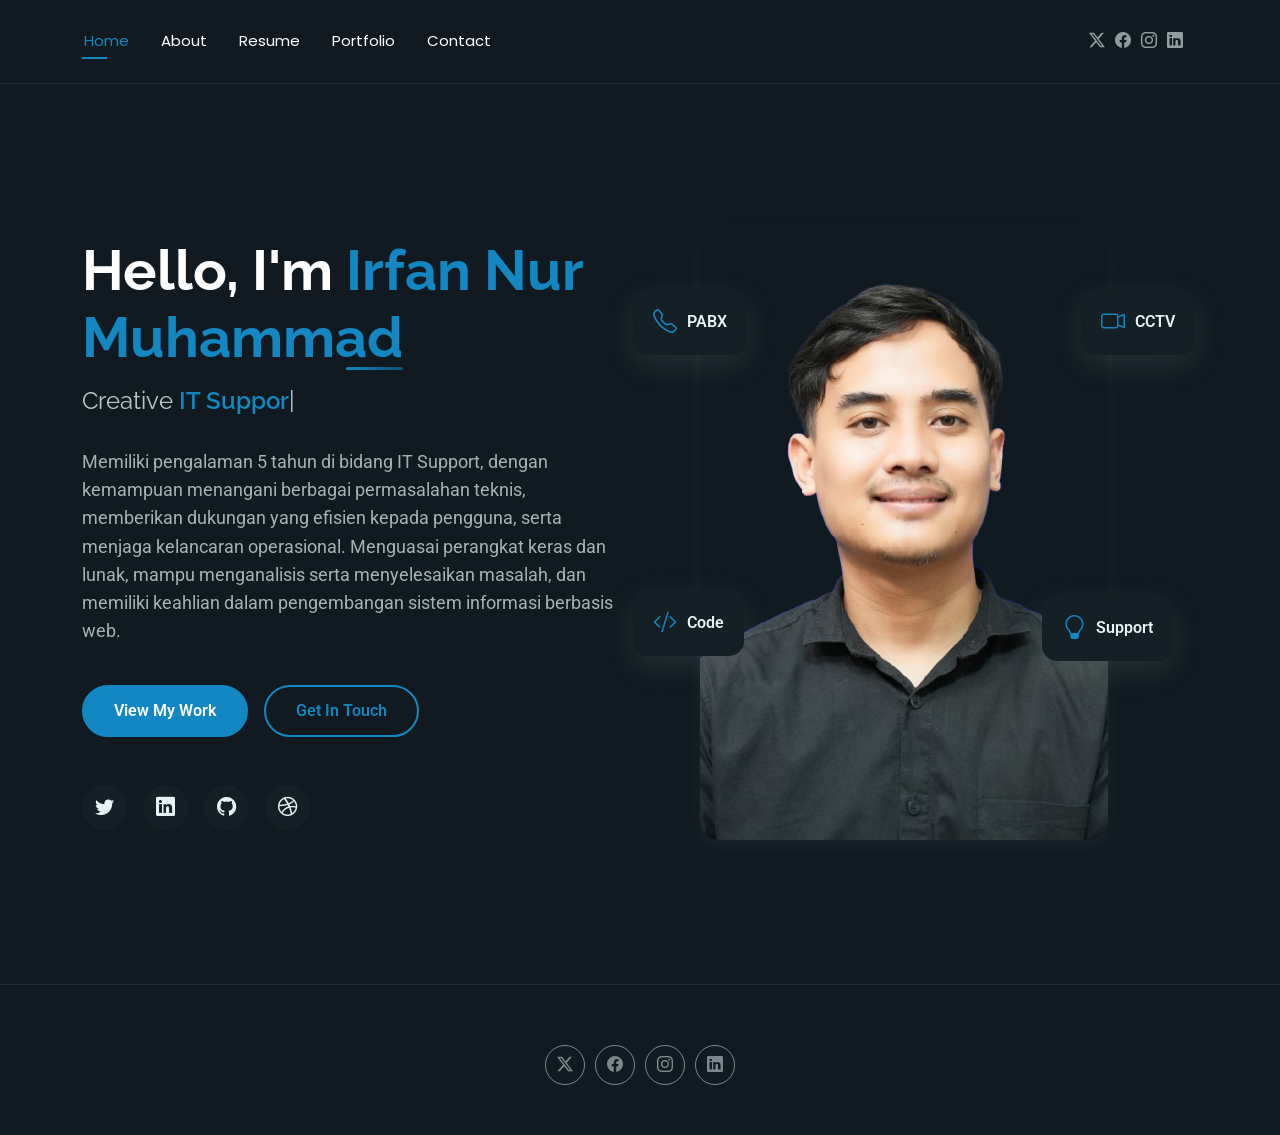
<file: index.html>
<!DOCTYPE html>
<html lang="en">

<head>
  <meta charset="utf-8">
  <meta content="width=device-width, initial-scale=1.0" name="viewport">
  <title>Index - Ir'fan Nur Muhammad</title>
  <meta name="description" content="">
  <meta name="keywords" content="">

  <!-- Favicons -->
  <link href="assets/img/profile/profile-irfan.png" rel="icon">
  <link href="assets/img/apple-touch-icon.png" rel="apple-touch-icon">

  <!-- Fonts -->
  <link href="https://fonts.googleapis.com" rel="preconnect">
  <link href="https://fonts.gstatic.com" rel="preconnect" crossorigin>
  <link href="https://fonts.googleapis.com/css2?family=Roboto:ital,wght@0,100;0,300;0,400;0,500;0,700;0,900;1,100;1,300;1,400;1,500;1,700;1,900&family=Poppins:ital,wght@0,100;0,200;0,300;0,400;0,500;0,600;0,700;0,800;0,900;1,100;1,200;1,300;1,400;1,500;1,600;1,700;1,800;1,900&family=Raleway:ital,wght@0,100;0,200;0,300;0,400;0,500;0,600;0,700;0,800;0,900;1,100;1,200;1,300;1,400;1,500;1,600;1,700;1,800;1,900&display=swap" rel="stylesheet">

  <!-- Vendor CSS Files -->
  <link href="assets/vendor/bootstrap/css/bootstrap.min.css" rel="stylesheet">
  <link href="assets/vendor/bootstrap-icons/bootstrap-icons.css" rel="stylesheet">
  <link href="assets/vendor/aos/aos.css" rel="stylesheet">
  <link href="assets/vendor/swiper/swiper-bundle.min.css" rel="stylesheet">
  <link href="assets/vendor/glightbox/css/glightbox.min.css" rel="stylesheet">

  <!-- Main CSS File -->
  <link href="assets/css/main.css" rel="stylesheet">

  <!-- =======================================================
  * Template Name: FolioOne
  * Template URL: https://bootstrapmade.com/folioone-bootstrap-portfolio-website-template/
  * Updated: Aug 23 2025 with Bootstrap v5.3.7
  * Author: BootstrapMade.com
  * License: https://bootstrapmade.com/license/
  ======================================================== -->
</head>

<body class="index-page">

  <header id="header" class="header d-flex align-items-center light-background sticky-top">
    <div class="container position-relative d-flex align-items-center justify-content-between">

      <!-- <a href="index.html" class="logo d-flex align-items-center me-auto me-xl-0">
      <img src="assets/img/logo.webp" alt="">
      <h1 class="sitename">FolioOne</h1> 
    </a> -->

      <nav id="navmenu" class="navmenu">
        <ul>
          <li><a href="index.html" class="active">Home</a></li>
          <li><a href="about.html">About</a></li>
          <li><a href="resume.html">Resume</a></li>
          <li><a href="portfolio.html">Portfolio</a></li>
          <li><a href="contact.html">Contact</a></li>
        </ul>
        <i class="mobile-nav-toggle d-xl-none bi bi-list"></i>
      </nav>

      <div class="header-social-links">
        <a href="https://x.com/irfannm21" class="twitter"><i class="bi bi-twitter-x"></i></a>
        <a href="https://web.facebook.com/nmercy.phangould" class="facebook"><i class="bi bi-facebook"></i></a>
        <a href="https://www.instagram.com/irfannm21/" class="instagram"><i class="bi bi-instagram"></i></a>
        <a href="https://www.linkedin.com/in/irfan-nur-muhammad-a097331b2/" class="linkedin"><i class="bi bi-linkedin"></i></a>
      </div>

    </div>
  </header>

  <main class="main">

    <!-- Hero Section -->
    <section id="hero" class="hero section">

      <div class="container" data-aos="fade-up" data-aos-delay="100">

        <div class="row gy-4 align-items-center">
          <div class="col-lg-6 order-2 order-lg-1">
            <div class="hero-content">
              <h1 data-aos="fade-up" data-aos-delay="200">Hello, I'm <span class="highlight">Irfan Nur Muhammad</span></h1>
              <h2 data-aos="fade-up" data-aos-delay="300">Creative <span class="typed" data-typed-items="IT Support Specialist, Web Developer, CCTV Operator,Operator Jaringan"></span></h2>
              <p data-aos="fade-up" data-aos-delay="400">Memiliki pengalaman 5 tahun di bidang IT Support, dengan kemampuan menangani berbagai permasalahan teknis, memberikan dukungan yang efisien kepada pengguna, serta menjaga kelancaran operasional. Menguasai perangkat keras dan lunak, mampu menganalisis serta menyelesaikan masalah, dan memiliki keahlian dalam pengembangan sistem informasi berbasis web.</p>
              <div class="hero-actions" data-aos="fade-up" data-aos-delay="500">
                <a href="portfolio.html" class="btn btn-primary">View My Work</a>
                <a href="contact.html" class="btn btn-outline">Get In Touch</a>
              </div>
              <div class="social-links" data-aos="fade-up" data-aos-delay="600">
                <a href="#"><i class="bi bi-twitter"></i></a>
                <a href="https://www.linkedin.com/in/irfan-nur-muhammad-a097331b2/"><i class="bi bi-linkedin"></i></a>
                <a href="#"><i class="bi bi-github"></i></a>
                <a href="#"><i class="bi bi-dribbble"></i></a>
              </div>
            </div>
          </div>
          <div class="col-lg-6 order-1 order-lg-2">
            <div class="hero-image" data-aos="zoom-in" data-aos-delay="300">
              <div class="image-wrapper">
                <img src="assets/img/profile/profile-irfan.png" alt="Sarah Mitchell" class="img-fluid">
                <div class="floating-elements">
                    <div class="floating-card pabx" data-aos="fade-right" data-aos-delay="800">
                    <i class="bi bi-telephone"></i>
                    <span>PABX</span>
                  </div>
                  <div class="floating-card design" data-aos="fade-left" data-aos-delay="700">
                    <i class="bi bi-camera-video"></i>
                    <span>CCTV</span>
                  </div>
                  <div class="floating-card code" data-aos="fade-right" data-aos-delay="800">
                    <i class="bi bi-code-slash"></i>
                    <span>Code</span>
                  </div>
                  <div class="floating-card creativity" data-aos="fade-up" data-aos-delay="900">
                    <i class="bi bi-lightbulb"></i>
                    <span>Support</span>
                  </div>
                </div>
              </div>
            </div>
          </div>
        </div>

      </div>

    </section><!-- /Hero Section -->

  </main>

  <footer id="footer" class="footer">

    <div class="container">
      <div class="copyright text-center ">
        <!--  -->
      </div>
      <div class="social-links d-flex justify-content-center">
        <a href="https://x.com/irfannm21"><i class="bi bi-twitter-x"></i></a>
        <a href="https://web.facebook.com/nmercy.phangould"><i class="bi bi-facebook"></i></a>
        <a href="https://www.instagram.com/irfannm21/"><i class="bi bi-instagram"></i></a>
        <a href="https://www.linkedin.com/in/irfan-nur-muhammad-a097331b2/"><i class="bi bi-linkedin"></i></a>
      </div>
      <div class="credits">
        <!-- All the links in the footer should remain intact. -->
        <!-- You can delete the links only if you've purchased the pro version. -->
        <!-- Licensing information: https://bootstrapmade.com/license/ -->
        <!-- Purchase the pro version with working PHP/AJAX contact form: [buy-url] -->
        <!-- -->
      </div>
    </div>

  </footer>

  <!-- Scroll Top -->
  <a href="#" id="scroll-top" class="scroll-top d-flex align-items-center justify-content-center"><i class="bi bi-arrow-up-short"></i></a>

  <!-- Preloader -->
  <div id="preloader"></div>

  <!-- Vendor JS Files -->
  <script src="assets/vendor/bootstrap/js/bootstrap.bundle.min.js"></script>
  <script src="assets/vendor/php-email-form/validate.js"></script>
  <script src="assets/vendor/aos/aos.js"></script>
  <script src="assets/vendor/typed.js/typed.umd.js"></script>
  <script src="assets/vendor/waypoints/noframework.waypoints.js"></script>
  <script src="assets/vendor/purecounter/purecounter_vanilla.js"></script>
  <script src="assets/vendor/swiper/swiper-bundle.min.js"></script>
  <script src="assets/vendor/imagesloaded/imagesloaded.pkgd.min.js"></script>
  <script src="assets/vendor/isotope-layout/isotope.pkgd.min.js"></script>
  <script src="assets/vendor/glightbox/js/glightbox.min.js"></script>

  <!-- Main JS File -->
  <script src="assets/js/main.js"></script>

</body>

</html>
</file>
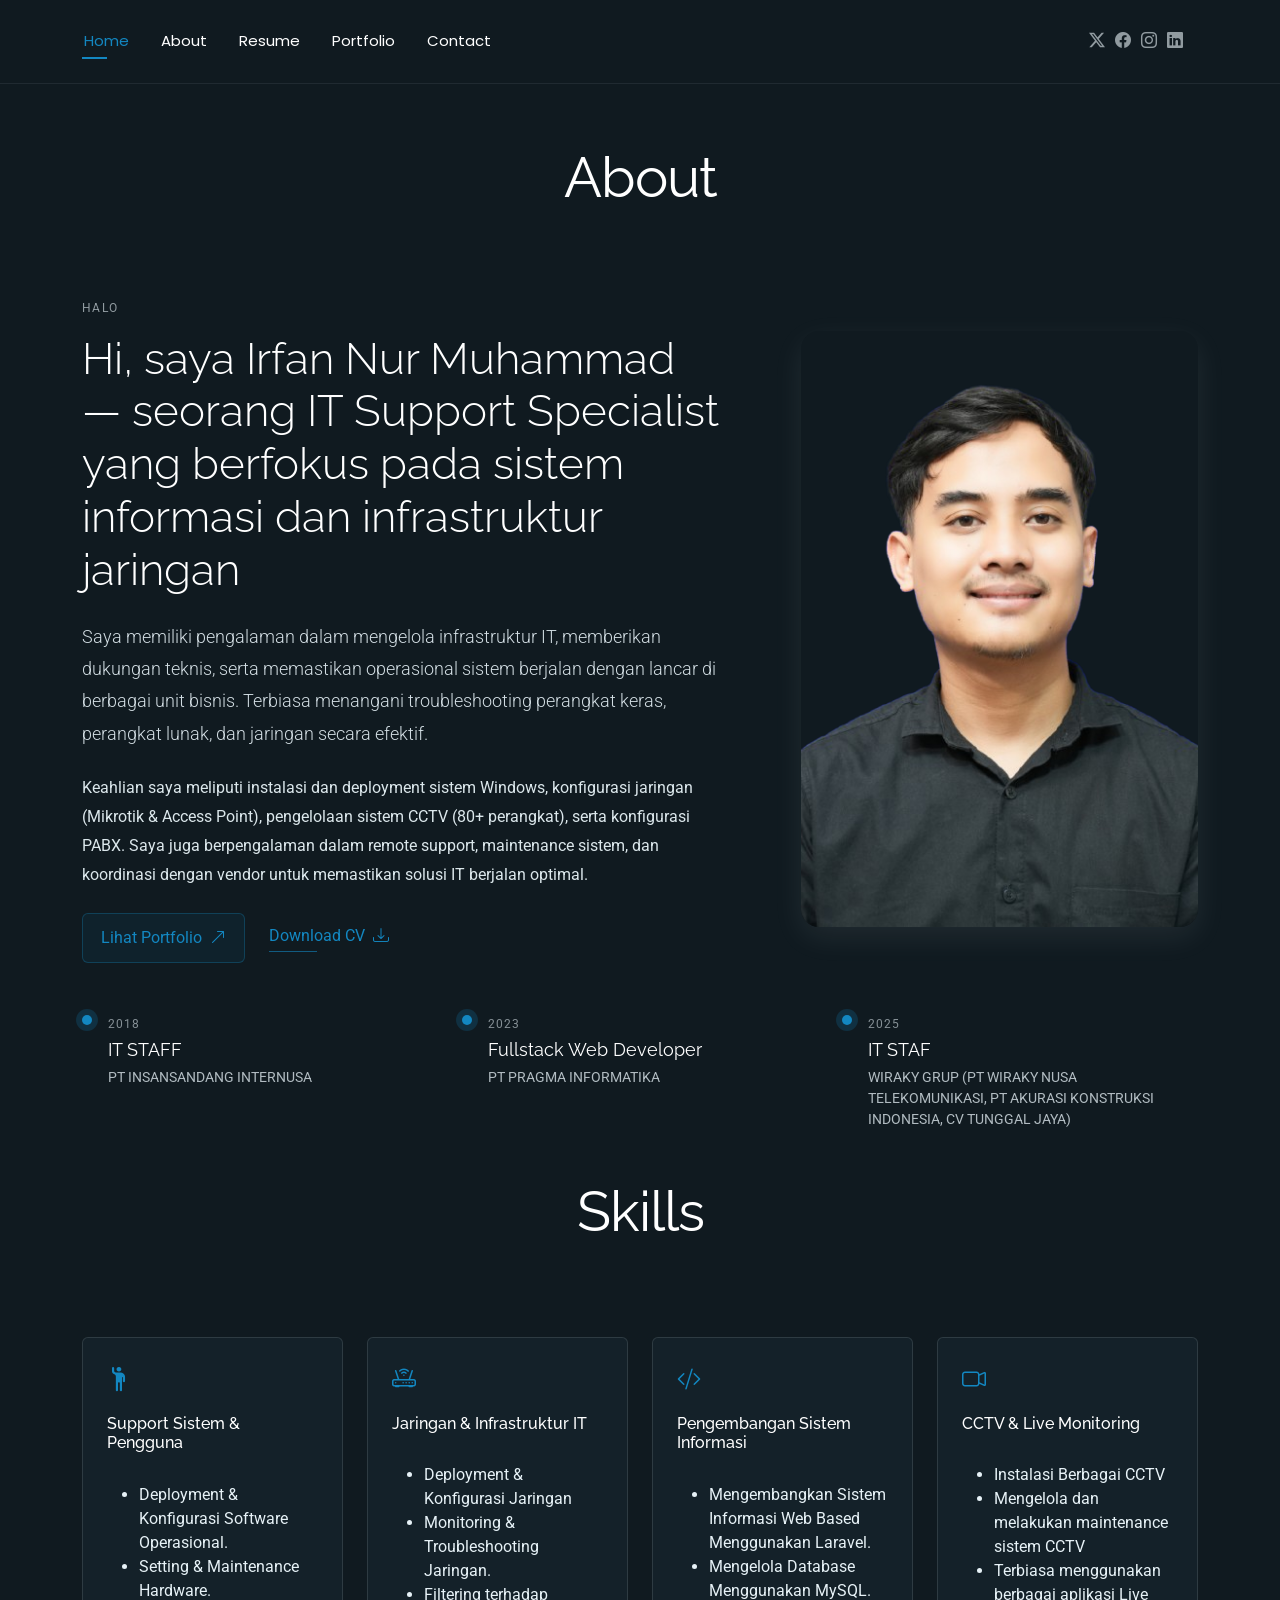
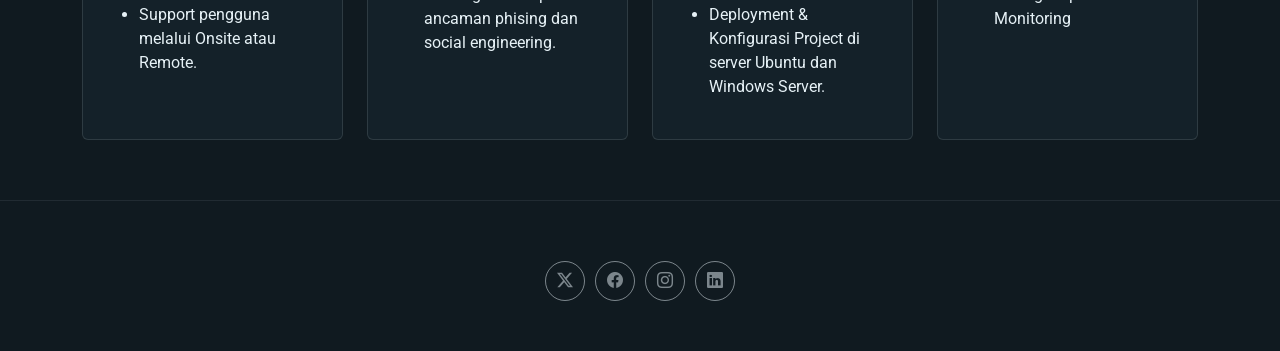
<file: about.html>
<!DOCTYPE html>
<html lang="en">

<head>
  <meta charset="utf-8">
  <meta content="width=device-width, initial-scale=1.0" name="viewport">
  <title>About - Ir'fan Nur Muhammad</title>
  <meta name="description" content="">
  <meta name="keywords" content="">

  <!-- Favicons -->
  <link href="assets/img/profile/profile-irfan.png" rel="icon">
  <link href="assets/img/apple-touch-icon.png" rel="apple-touch-icon">

  <!-- Fonts -->
  <link href="https://fonts.googleapis.com" rel="preconnect">
  <link href="https://fonts.gstatic.com" rel="preconnect" crossorigin>
  <link href="https://fonts.googleapis.com/css2?family=Roboto:ital,wght@0,100;0,300;0,400;0,500;0,700;0,900;1,100;1,300;1,400;1,500;1,700;1,900&family=Poppins:ital,wght@0,100;0,200;0,300;0,400;0,500;0,600;0,700;0,800;0,900;1,100;1,200;1,300;1,400;1,500;1,600;1,700;1,800;1,900&family=Raleway:ital,wght@0,100;0,200;0,300;0,400;0,500;0,600;0,700;0,800;0,900;1,100;1,200;1,300;1,400;1,500;1,600;1,700;1,800;1,900&display=swap" rel="stylesheet">

  <!-- Vendor CSS Files -->
  <link href="assets/vendor/bootstrap/css/bootstrap.min.css" rel="stylesheet">
  <link href="assets/vendor/bootstrap-icons/bootstrap-icons.css" rel="stylesheet">
  <link href="assets/vendor/aos/aos.css" rel="stylesheet">
  <link href="assets/vendor/swiper/swiper-bundle.min.css" rel="stylesheet">
  <link href="assets/vendor/glightbox/css/glightbox.min.css" rel="stylesheet">

  <!-- Main CSS File -->
  <link href="assets/css/main.css" rel="stylesheet">

  <!-- =======================================================
  * Template Name: FolioOne
  * Template URL: https://bootstrapmade.com/folioone-bootstrap-portfolio-website-template/
  * Updated: Aug 23 2025 with Bootstrap v5.3.7
  * Author: BootstrapMade.com
  * License: https://bootstrapmade.com/license/
  ======================================================== -->
</head>

<body class="about-page">

  <header id="header" class="header d-flex align-items-center light-background sticky-top">
    <div class="container position-relative d-flex align-items-center justify-content-between">

      <!-- <a href="index.html" class="logo d-flex align-items-center me-auto me-xl-0">
      <img src="assets/img/logo.webp" alt="">
      <h1 class="sitename">FolioOne</h1> 
    </a> -->

      <nav id="navmenu" class="navmenu">
        <ul>
               <li><a href="index.html" class="active">Home</a></li>
          <li><a href="about.html">About</a></li>
          <li><a href="resume.html">Resume</a></li>
          <li><a href="portfolio.html">Portfolio</a></li>
          <li><a href="contact.html">Contact</a></li>
        </ul>
        <i class="mobile-nav-toggle d-xl-none bi bi-list"></i>
      </nav>

      <div class="header-social-links">
        <a href="https://x.com/irfannm21" class="twitter"><i class="bi bi-twitter-x"></i></a>
        <a href="https://web.facebook.com/nmercy.phangould" class="facebook"><i class="bi bi-facebook"></i></a>
        <a href="https://www.instagram.com/irfannm21/" class="instagram"><i class="bi bi-instagram"></i></a>
        <a href="https://www.linkedin.com/in/irfan-nur-muhammad-a097331b2/" class="linkedin"><i class="bi bi-linkedin"></i></a>
      </div>

    </div>
  </header>

  <main class="main">

    <!-- About Section -->
    <section id="about" class="about section">

      <!-- Section Title -->
      <div class="container section-title" data-aos="fade-up">
        <h2>About</h2>
        <!-- <p>Memiliki pengalaman 5 tahun di bidang IT Support, dengan kemampuan menangani berbagai permasalahan teknis, memberikan dukungan yang efisien kepada pengguna, serta menjaga kelancaran operasional. Menguasai perangkat keras dan lunak, mampu menganalisis serta menyelesaikan masalah, dan memiliki keahlian dalam pengembangan sistem informasi berbasis web.</p> -->
      </div><!-- End Section Title -->

      <div class="container" data-aos="fade-up" data-aos-delay="100">

        <!-- Intro + Photo -->
        <div class="row align-items-center justify-content-between gy-5 mb-5">
          <div class="col-lg-7" data-aos="fade-right" data-aos-delay="150">
      <div class="intro-content">
  <span class="eyebrow">Halo</span>
  <h2 class="headline">
    Hi, saya Irfan Nur Muhammad — seorang IT Support Specialist yang berfokus pada sistem informasi dan infrastruktur jaringan
  </h2>

  <p class="lead">
    Saya memiliki pengalaman dalam mengelola infrastruktur IT, memberikan dukungan teknis, serta memastikan operasional sistem berjalan dengan lancar di berbagai unit bisnis. Terbiasa menangani troubleshooting perangkat keras, perangkat lunak, dan jaringan secara efektif.
  </p>

  <p>
    Keahlian saya meliputi instalasi dan deployment sistem Windows, konfigurasi jaringan (Mikrotik & Access Point), pengelolaan sistem CCTV (80+ perangkat), serta konfigurasi PABX. Saya juga berpengalaman dalam remote support, maintenance sistem, dan koordinasi dengan vendor untuk memastikan solusi IT berjalan optimal.
  </p>

  <div class="cta-group">
    <a href="#portfolio" class="btn-ghost">
      Lihat Portfolio <i class="bi bi-arrow-up-right"></i>
    </a>
    <a href="#" class="link-underline">
      Download CV <i class="bi bi-download"></i>
    </a>
  </div>
</div>
          </div>

          <div class="col-lg-5" data-aos="zoom-in" data-aos-delay="250">
            <figure class="profile-figure text-center text-lg-end">
              <img src="assets/img/profile/profile-irfan.png" alt="Portrait of Alex" class="img-fluid profile-photo">
            </figure>
          </div>
        </div>
        <!-- End Intro + Photo -->

        <!-- Journey Timeline -->
        <div class="mb-5">
          <div class="row g-4">
            <div class="col-md-4 col-lg-4" data-aos="fade-up" data-aos-delay="120">
              <article class="timeline-item">
                <span class="dot"></span>
                <time>2018</time>
                <h4>IT STAFF</h4>
                <p>PT INSANSANDANG INTERNUSA</p>
              </article>
            </div>
            <div class="col-md-4 col-lg-4" data-aos="fade-up" data-aos-delay="180">
              <article class="timeline-item">
                <span class="dot"></span>
                <time>2023</time>
                <h4>Fullstack Web Developer</h4>
                <p>PT PRAGMA INFORMATIKA</p>
              </article>
            </div>
            <div class="col-md-4 col-lg-4" data-aos="fade-up" data-aos-delay="240">
              <article class="timeline-item">
                <span class="dot"></span>
                <time>2025</time>
                <h4>IT STAF</h4>
                <p>WIRAKY GRUP (PT WIRAKY NUSA TELEKOMUNIKASI, PT AKURASI KONSTRUKSI INDONESIA, CV TUNGGAL JAYA)</p>
              </article>
            </div>
            <!-- <div class="col-md-6 col-lg-3" data-aos="fade-up" data-aos-delay="300">
              <article class="timeline-item">
                <span class="dot"></span>
                <time>2024</time>
                <h4>Lead Frontend</h4>
                <p>Proin commodo massa sit amet urna pretium.</p>
              </article>
            </div> -->
          </div>
        </div>
        <!-- End Journey Timeline -->

          <!-- Skills Grid -->
        <div class="mb-2">
          <div class="container section-title" data-aos="fade-up">
        <h2>Skills</h2>
      </div><!-- End Section Title -->
      </div>
          <div class="row g-4">
            <div class="col-6 col-md-4 col-lg-3" data-aos="fade-up" data-aos-delay="120">
              <div class="skill-item">
                <i class="bi bi-person-raised-hand"></i>
                <h3>Support Sistem & Pengguna</h3>
                <br>
                <ul>
                  <li>Deployment & Konfigurasi Software Operasional.</li>
                  <li>Setting & Maintenance Hardware.</li>
                  <li>Support pengguna melalui Onsite atau Remote.</li>
                </ul>
              </div>
            </div>
            <div class="col-6 col-md-4 col-lg-3" data-aos="fade-up" data-aos-delay="180">
              <div class="skill-item">
                <i class="bi bi-router"></i>
                <h3>Jaringan & Infrastruktur IT</h3>
                <br>
                <ul>
                  <li>Deployment & Konfigurasi Jaringan</li>
                  <li>Monitoring & Troubleshooting Jaringan.</li>
                  <li>Filtering terhadap ancaman phising dan social engineering.</li>
                </ul>
              </div>
            </div>
            <div class="col-6 col-md-4 col-lg-3" data-aos="fade-up" data-aos-delay="240">
              <div class="skill-item">
                <i class="bi bi-code-slash"></i>
                <h3>Pengembangan Sistem Informasi</h3>
                <br>
                <ul>
                  <li>Mengembangkan Sistem Informasi Web Based Menggunakan Laravel.</li>
                  <li>Mengelola Database Menggunakan MySQL.</li>
                  <li>Deployment & Konfigurasi Project di server Ubuntu dan Windows Server.</li>
                </ul>
              </div>
            </div>
            <div class="col-6 col-md-4 col-lg-3" data-aos="fade-up" data-aos-delay="300">
              <div class="skill-item">
                <i class="bi bi-camera-video"></i>
                <h3>CCTV & Live Monitoring</h3>
                <br>
                <ul>
                  <li>Instalasi Berbagai CCTV </li>
                  <li>Mengelola dan melakukan maintenance sistem CCTV </li>
                  <li>Terbiasa menggunakan berbagai aplikasi Live Monitoring </li>
                </ul>
              </div>
            </div>
          </div>
        </div>
        <!-- End Skills Grid -->


      </div>

    </section><!-- /About Section -->


  </main>

  <footer id="footer" class="footer">

    <div class="container">
      <div class="copyright text-center ">
        <!--  -->
      </div>
      <div class="social-links d-flex justify-content-center">
        <a href="https://x.com/irfannm21"><i class="bi bi-twitter-x"></i></a>
        <a href="https://web.facebook.com/nmercy.phangould"><i class="bi bi-facebook"></i></a>
        <a href="https://www.instagram.com/irfannm21/"><i class="bi bi-instagram"></i></a>
        <a href="https://www.linkedin.com/in/irfan-nur-muhammad-a097331b2/"><i class="bi bi-linkedin"></i></a>
      </div>
      <div class="credits">
        <!-- All the links in the footer should remain intact. -->
        <!-- You can delete the links only if you've purchased the pro version. -->
        <!-- Licensing information: https://bootstrapmade.com/license/ -->
        <!-- Purchase the pro version with working PHP/AJAX contact form: [buy-url] -->
        <!-- -->
      </div>
    </div>

  </footer>

  <!-- Scroll Top -->
  <a href="#" id="scroll-top" class="scroll-top d-flex align-items-center justify-content-center"><i class="bi bi-arrow-up-short"></i></a>

  <!-- Preloader -->
  <div id="preloader"></div>

  <!-- Vendor JS Files -->
  <script src="assets/vendor/bootstrap/js/bootstrap.bundle.min.js"></script>
  <script src="assets/vendor/php-email-form/validate.js"></script>
  <script src="assets/vendor/aos/aos.js"></script>
  <script src="assets/vendor/typed.js/typed.umd.js"></script>
  <script src="assets/vendor/waypoints/noframework.waypoints.js"></script>
  <script src="assets/vendor/purecounter/purecounter_vanilla.js"></script>
  <script src="assets/vendor/swiper/swiper-bundle.min.js"></script>
  <script src="assets/vendor/imagesloaded/imagesloaded.pkgd.min.js"></script>
  <script src="assets/vendor/isotope-layout/isotope.pkgd.min.js"></script>
  <script src="assets/vendor/glightbox/js/glightbox.min.js"></script>

  <!-- Main JS File -->
  <script src="assets/js/main.js"></script>

</body>

</html>
</file>
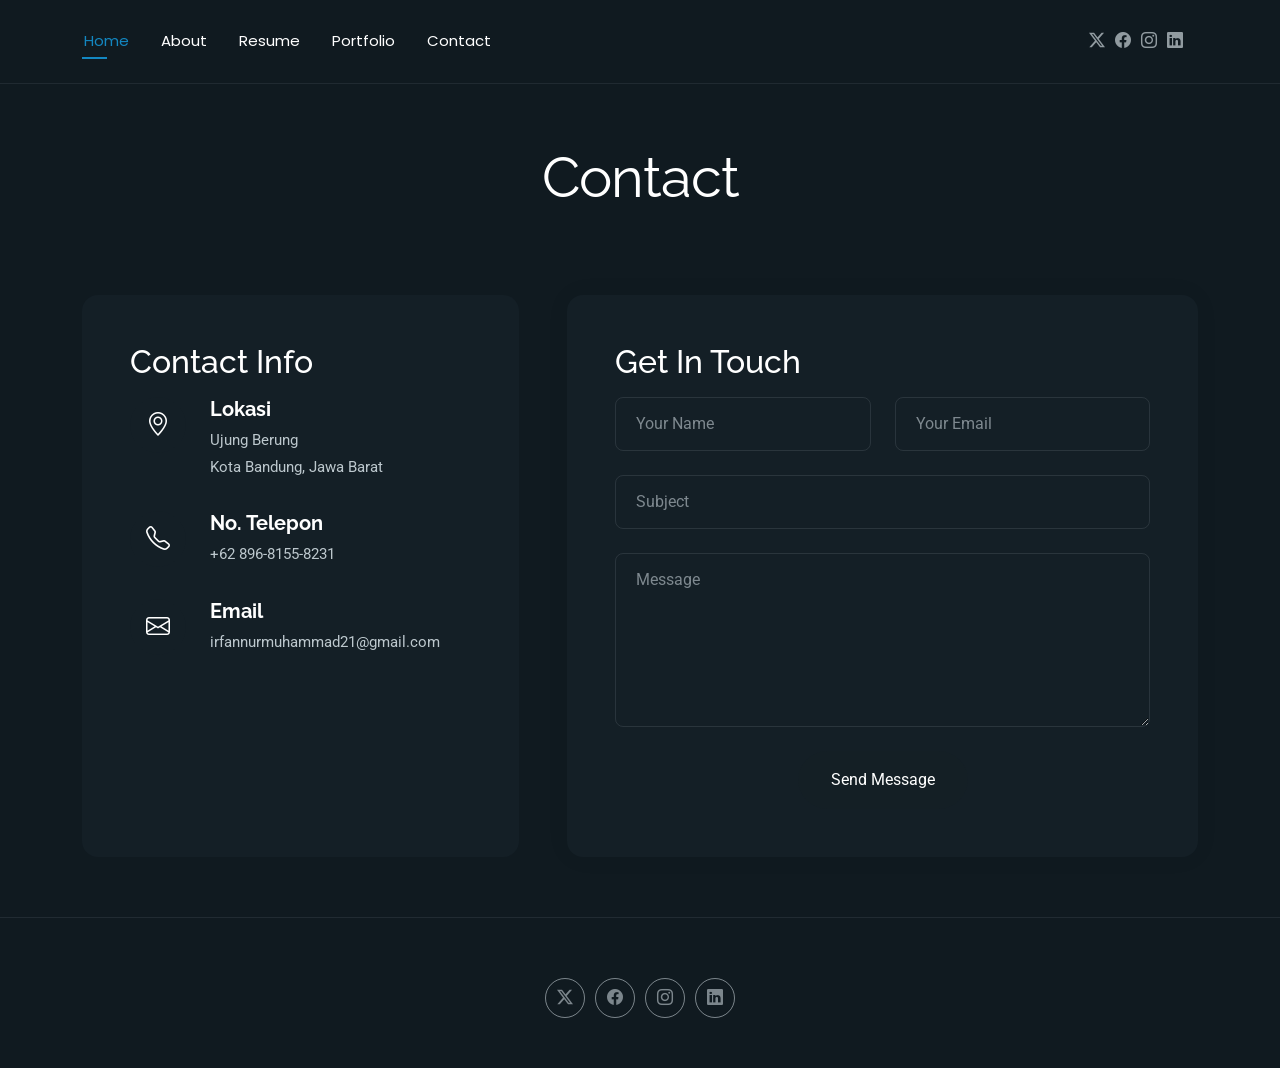
<file: contact.html>
<!DOCTYPE html>
<html lang="en">

<head>
  <meta charset="utf-8">
  <meta content="width=device-width, initial-scale=1.0" name="viewport">
  <title>Contact - Ir'fan Nur Muhammad</title>
  <meta name="description" content="">
  <meta name="keywords" content="">

  <!-- Favicons -->
  <link href="assets/img/profile/profile-irfan.png" rel="icon">
  <link href="assets/img/apple-touch-icon.png" rel="apple-touch-icon">

  <!-- Fonts -->
  <link href="https://fonts.googleapis.com" rel="preconnect">
  <link href="https://fonts.gstatic.com" rel="preconnect" crossorigin>
  <link href="https://fonts.googleapis.com/css2?family=Roboto:ital,wght@0,100;0,300;0,400;0,500;0,700;0,900;1,100;1,300;1,400;1,500;1,700;1,900&family=Poppins:ital,wght@0,100;0,200;0,300;0,400;0,500;0,600;0,700;0,800;0,900;1,100;1,200;1,300;1,400;1,500;1,600;1,700;1,800;1,900&family=Raleway:ital,wght@0,100;0,200;0,300;0,400;0,500;0,600;0,700;0,800;0,900;1,100;1,200;1,300;1,400;1,500;1,600;1,700;1,800;1,900&display=swap" rel="stylesheet">

  <!-- Vendor CSS Files -->
  <link href="assets/vendor/bootstrap/css/bootstrap.min.css" rel="stylesheet">
  <link href="assets/vendor/bootstrap-icons/bootstrap-icons.css" rel="stylesheet">
  <link href="assets/vendor/aos/aos.css" rel="stylesheet">
  <link href="assets/vendor/swiper/swiper-bundle.min.css" rel="stylesheet">
  <link href="assets/vendor/glightbox/css/glightbox.min.css" rel="stylesheet">

  <!-- Main CSS File -->
  <link href="assets/css/main.css" rel="stylesheet">

  <!-- =======================================================
  * Template Name: FolioOne
  * Template URL: https://bootstrapmade.com/folioone-bootstrap-portfolio-website-template/
  * Updated: Aug 23 2025 with Bootstrap v5.3.7
  * Author: BootstrapMade.com
  * License: https://bootstrapmade.com/license/
  ======================================================== -->
</head>

<body class="contact-page">

  <header id="header" class="header d-flex align-items-center light-background sticky-top">
    <div class="container position-relative d-flex align-items-center justify-content-between">

      <!-- <a href="index.html" class="logo d-flex align-items-center me-auto me-xl-0">
      <img src="assets/img/logo.webp" alt="">
      <h1 class="sitename">FolioOne</h1> 
    </a> -->

      <nav id="navmenu" class="navmenu">
        <ul>
              <li><a href="index.html" class="active">Home</a></li>
          <li><a href="about.html">About</a></li>
          <li><a href="resume.html">Resume</a></li>
          <li><a href="portfolio.html">Portfolio</a></li>
          <li><a href="contact.html">Contact</a></li>
            </ul>
        <i class="mobile-nav-toggle d-xl-none bi bi-list"></i>
      </nav>

      <div class="header-social-links">
        <a href="https://x.com/irfannm21" class="twitter"><i class="bi bi-twitter-x"></i></a>
        <a href="https://web.facebook.com/nmercy.phangould" class="facebook"><i class="bi bi-facebook"></i></a>
        <a href="https://www.instagram.com/irfannm21/" class="instagram"><i class="bi bi-instagram"></i></a>
        <a href="https://www.linkedin.com/in/irfan-nur-muhammad-a097331b2/" class="linkedin"><i class="bi bi-linkedin"></i></a>
      </div>

    </div>
  </header>

  <main class="main">

    <!-- Contact Section -->
    <section id="contact" class="contact section">

      <!-- Section Title -->
      <div class="container section-title" data-aos="fade-up">
        <h2>Contact</h2>
        <!-- <p>Necessitatibus eius consequatur ex aliquid fuga eum quidem sint consectetur velit. Sed ut perspiciatis unde omnis iste natus error sit voluptatem accusantium doloremque laudantium totam rem aperiam</p> -->
      </div><!-- End Section Title -->

      <div class="container" data-aos="fade-up" data-aos-delay="100">

        <div class="row g-4 g-lg-5">
          <div class="col-lg-5">
            <div class="info-box" data-aos="fade-up" data-aos-delay="200">
              <h3>Contact Info</h3>
              <!-- <p>Praesent sapien massa, convallis a pellentesque nec, egestas non nisi. Vestibulum ante ipsum primis.</p> -->

              <div class="info-item" data-aos="fade-up" data-aos-delay="300">
                <div class="icon-box">
                  <i class="bi bi-geo-alt"></i>
                </div>
                <div class="content">
                  <h4>Lokasi</h4>
                  <p>Ujung Berung</p>
                  <p>Kota Bandung, Jawa Barat</p>
                </div>
              </div>

              <div class="info-item" data-aos="fade-up" data-aos-delay="400">
                <div class="icon-box">
                  <i class="bi bi-telephone"></i>
                </div>
                <div class="content">
                  <h4>No. Telepon</h4>
                  <p>+62 896-8155-8231</p>
                </div>
              </div>

              <div class="info-item" data-aos="fade-up" data-aos-delay="500">
                <div class="icon-box">
                  <i class="bi bi-envelope"></i>
                </div>
                <div class="content">
                  <h4>Email</h4>
                  <p>irfannurmuhammad21@gmail.com</p>
                </div>
              </div>
            </div>
          </div>

          <div class="col-lg-7">
            <div class="contact-form" data-aos="fade-up" data-aos-delay="300">
              <h3>Get In Touch</h3>
              <!-- <p>Praesent sapien massa, convallis a pellentesque nec, egestas non nisi. Vestibulum ante ipsum primis.</p> -->

              <form action="forms/contact.php" method="post" class="php-email-form" data-aos="fade-up" data-aos-delay="200">
                <div class="row gy-4">

                  <div class="col-md-6">
                    <input type="text" name="name" class="form-control" placeholder="Your Name" required="">
                  </div>

                  <div class="col-md-6 ">
                    <input type="email" class="form-control" name="email" placeholder="Your Email" required="">
                  </div>

                  <div class="col-12">
                    <input type="text" class="form-control" name="subject" placeholder="Subject" required="">
                  </div>

                  <div class="col-12">
                    <textarea class="form-control" name="message" rows="6" placeholder="Message" required=""></textarea>
                  </div>

                  <div class="col-12 text-center">
                    <div class="loading">Loading</div>
                    <div class="error-message"></div>
                    <div class="sent-message">Your message has been sent. Thank you!</div>

                    <button type="submit" class="btn">Send Message</button>
                  </div>

                </div>
              </form>

            </div>
          </div>

        </div>

      </div>

    </section><!-- /Contact Section -->

  </main>

  <footer id="footer" class="footer">

    <div class="container">
      <div class="copyright text-center ">
        
      </div>
      <div class="social-links d-flex justify-content-center">
        <a href="https://x.com/irfannm21"><i class="bi bi-twitter-x"></i></a>
        <a href="https://web.facebook.com/nmercy.phangould"><i class="bi bi-facebook"></i></a>
        <a href="https://www.instagram.com/irfannm21/"><i class="bi bi-instagram"></i></a>
        <a href="https://www.linkedin.com/in/irfan-nur-muhammad-a097331b2/"><i class="bi bi-linkedin"></i></a>
      </div>
      <div class="credits">
        <!-- All the links in the footer should remain intact. -->
        <!-- You can delete the links only if you've purchased the pro version. -->
        <!-- Licensing information: https://bootstrapmade.com/license/ -->
        <!-- Purchase the pro version with working PHP/AJAX contact form: [buy-url] -->
       
      </div>
    </div>

  </footer>

  <!-- Scroll Top -->
  <a href="#" id="scroll-top" class="scroll-top d-flex align-items-center justify-content-center"><i class="bi bi-arrow-up-short"></i></a>

  <!-- Preloader -->
  <div id="preloader"></div>

  <!-- Vendor JS Files -->
  <script src="assets/vendor/bootstrap/js/bootstrap.bundle.min.js"></script>
  <script src="assets/vendor/php-email-form/validate.js"></script>
  <script src="assets/vendor/aos/aos.js"></script>
  <script src="assets/vendor/typed.js/typed.umd.js"></script>
  <script src="assets/vendor/waypoints/noframework.waypoints.js"></script>
  <script src="assets/vendor/purecounter/purecounter_vanilla.js"></script>
  <script src="assets/vendor/swiper/swiper-bundle.min.js"></script>
  <script src="assets/vendor/imagesloaded/imagesloaded.pkgd.min.js"></script>
  <script src="assets/vendor/isotope-layout/isotope.pkgd.min.js"></script>
  <script src="assets/vendor/glightbox/js/glightbox.min.js"></script>

  <!-- Main JS File -->
  <script src="assets/js/main.js"></script>

</body>

</html>
</file>
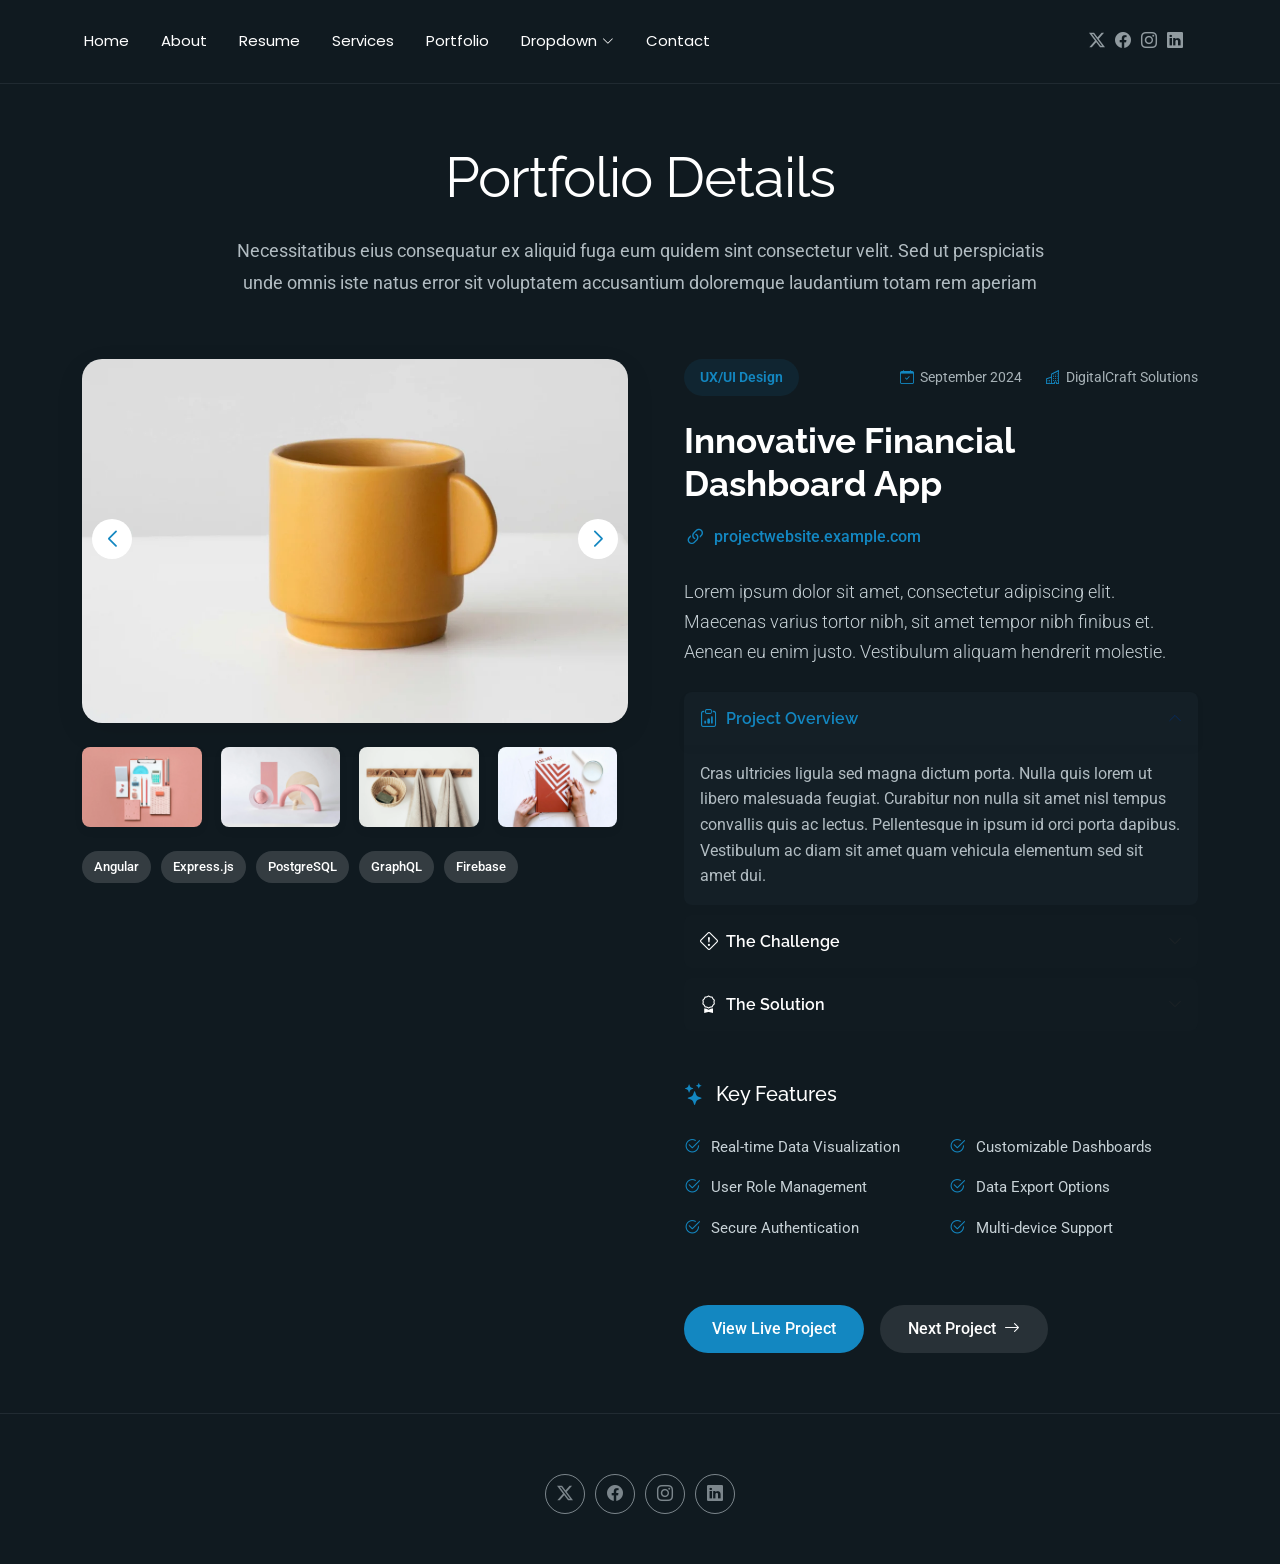
<file: portfolio-details.html>
<!DOCTYPE html>
<html lang="en">

<head>
  <meta charset="utf-8">
  <meta content="width=device-width, initial-scale=1.0" name="viewport">
  <title>Portfolio Details - Ir'fan Nur Muhammad</title>
  <meta name="description" content="">
  <meta name="keywords" content="">

  <!-- Favicons -->
  <link href="assets/img/profile/profile-irfan.png" rel="icon">
  <link href="assets/img/apple-touch-icon.png" rel="apple-touch-icon">

  <!-- Fonts -->
  <link href="https://fonts.googleapis.com" rel="preconnect">
  <link href="https://fonts.gstatic.com" rel="preconnect" crossorigin>
  <link href="https://fonts.googleapis.com/css2?family=Roboto:ital,wght@0,100;0,300;0,400;0,500;0,700;0,900;1,100;1,300;1,400;1,500;1,700;1,900&family=Poppins:ital,wght@0,100;0,200;0,300;0,400;0,500;0,600;0,700;0,800;0,900;1,100;1,200;1,300;1,400;1,500;1,600;1,700;1,800;1,900&family=Raleway:ital,wght@0,100;0,200;0,300;0,400;0,500;0,600;0,700;0,800;0,900;1,100;1,200;1,300;1,400;1,500;1,600;1,700;1,800;1,900&display=swap" rel="stylesheet">

  <!-- Vendor CSS Files -->
  <link href="assets/vendor/bootstrap/css/bootstrap.min.css" rel="stylesheet">
  <link href="assets/vendor/bootstrap-icons/bootstrap-icons.css" rel="stylesheet">
  <link href="assets/vendor/aos/aos.css" rel="stylesheet">
  <link href="assets/vendor/swiper/swiper-bundle.min.css" rel="stylesheet">
  <link href="assets/vendor/glightbox/css/glightbox.min.css" rel="stylesheet">

  <!-- Main CSS File -->
  <link href="assets/css/main.css" rel="stylesheet">

  <!-- =======================================================
  * Template Name: FolioOne
  * Template URL: https://bootstrapmade.com/folioone-bootstrap-portfolio-website-template/
  * Updated: Aug 23 2025 with Bootstrap v5.3.7
  * Author: BootstrapMade.com
  * License: https://bootstrapmade.com/license/
  ======================================================== -->
</head>

<body class="portfolio-details-page">

  <header id="header" class="header d-flex align-items-center light-background sticky-top">
    <div class="container position-relative d-flex align-items-center justify-content-between">

      <!-- <a href="index.html" class="logo d-flex align-items-center me-auto me-xl-0">
      <img src="assets/img/logo.webp" alt="">
      <h1 class="sitename">FolioOne</h1> 
    </a> -->

      <nav id="navmenu" class="navmenu">
        <ul>
          <li><a href="index.html">Home</a></li>
          <li><a href="about.html">About</a></li>
          <li><a href="resume.html">Resume</a></li>
          <li><a href="services.html">Services</a></li>
          <li><a href="portfolio.html">Portfolio</a></li>
          <li class="dropdown"><a href="#"><span>Dropdown</span> <i class="bi bi-chevron-down toggle-dropdown"></i></a>
            <ul>
              <li><a href="#">Dropdown 1</a></li>
              <li class="dropdown"><a href="#"><span>Deep Dropdown</span> <i class="bi bi-chevron-down toggle-dropdown"></i></a>
                <ul>
                  <li><a href="#">Deep Dropdown 1</a></li>
                  <li><a href="#">Deep Dropdown 2</a></li>
                  <li><a href="#">Deep Dropdown 3</a></li>
                  <li><a href="#">Deep Dropdown 4</a></li>
                  <li><a href="#">Deep Dropdown 5</a></li>
                </ul>
              </li>
              <li><a href="#">Dropdown 2</a></li>
              <li><a href="#">Dropdown 3</a></li>
              <li><a href="#">Dropdown 4</a></li>
            </ul>
          </li>
          <li><a href="contact.html">Contact</a></li>
        </ul>
        <i class="mobile-nav-toggle d-xl-none bi bi-list"></i>
      </nav>

      <div class="header-social-links">
        <a href="https://x.com/irfannm21" class="twitter"><i class="bi bi-twitter-x"></i></a>
        <a href="https://web.facebook.com/nmercy.phangould" class="facebook"><i class="bi bi-facebook"></i></a>
        <a href="https://www.instagram.com/irfannm21/" class="instagram"><i class="bi bi-instagram"></i></a>
        <a href="https://www.linkedin.com/in/irfan-nur-muhammad-a097331b2/" class="linkedin"><i class="bi bi-linkedin"></i></a>
      </div>

    </div>
  </header>

  <main class="main">

    <!-- Portfolio Details Section -->
    <section id="portfolio-details" class="portfolio-details section">

      <!-- Section Title -->
      <div class="container section-title" data-aos="fade-up">
        <h2>Portfolio Details</h2>
        <p>Necessitatibus eius consequatur ex aliquid fuga eum quidem sint consectetur velit. Sed ut perspiciatis unde omnis iste natus error sit voluptatem accusantium doloremque laudantium totam rem aperiam</p>
      </div><!-- End Section Title -->

      <div class="container" data-aos="fade-up" data-aos-delay="100">

        <div class="row gy-4">
          <div class="col-lg-6" data-aos="fade-right">
            <div class="portfolio-details-media">
              <div class="main-image">
                <div class="portfolio-details-slider swiper init-swiper" data-aos="zoom-in">
                  <script type="application/json" class="swiper-config">
                    {
                      "loop": true,
                      "speed": 1000,
                      "autoplay": {
                        "delay": 6000
                      },
                      "effect": "creative",
                      "creativeEffect": {
                        "prev": {
                          "shadow": true,
                          "translate": [0, 0, -400]
                        },
                        "next": {
                          "translate": ["100%", 0, 0]
                        }
                      },
                      "slidesPerView": 1,
                      "navigation": {
                        "nextEl": ".swiper-button-next",
                        "prevEl": ".swiper-button-prev"
                      }
                    }
                  </script>
                  <div class="swiper-wrapper">
                    <div class="swiper-slide">
                      <img src="assets/img/portfolio/portfolio-5.webp" alt="Portfolio Image" class="img-fluid">
                    </div>
                    <div class="swiper-slide">
                      <img src="assets/img/portfolio/portfolio-7.webp" alt="Portfolio Image" class="img-fluid">
                    </div>
                    <div class="swiper-slide">
                      <img src="assets/img/portfolio/portfolio-8.webp" alt="Portfolio Image" class="img-fluid">
                    </div>
                  </div>
                  <div class="swiper-button-prev"></div>
                  <div class="swiper-button-next"></div>
                </div>
              </div>

              <div class="thumbnail-grid" data-aos="fade-up" data-aos-delay="200">
                <div class="row g-2 mt-3">
                  <div class="col-3">
                    <img src="assets/img/portfolio/portfolio-4.webp" alt="Gallery Image" class="img-fluid glightbox">
                  </div>
                  <div class="col-3">
                    <img src="assets/img/portfolio/portfolio-6.webp" alt="Gallery Image" class="img-fluid glightbox">
                  </div>
                  <div class="col-3">
                    <img src="assets/img/portfolio/portfolio-11.webp" alt="Gallery Image" class="img-fluid glightbox">
                  </div>
                  <div class="col-3">
                    <img src="assets/img/portfolio/portfolio-12.webp" alt="Gallery Image" class="img-fluid glightbox">
                  </div>
                </div>
              </div>

              <div class="tech-stack-badges" data-aos="fade-up" data-aos-delay="300">
                <span>Angular</span>
                <span>Express.js</span>
                <span>PostgreSQL</span>
                <span>GraphQL</span>
                <span>Firebase</span>
              </div>
            </div>
          </div>

          <div class="col-lg-6" data-aos="fade-left">
            <div class="portfolio-details-content">
              <div class="project-meta">
                <div class="badge-wrapper">
                  <span class="project-badge">UX/UI Design</span>
                </div>
                <div class="date-client">
                  <div class="meta-item">
                    <i class="bi bi-calendar-check"></i>
                    <span>September 2024</span>
                  </div>
                  <div class="meta-item">
                    <i class="bi bi-buildings"></i>
                    <span>DigitalCraft Solutions</span>
                  </div>
                </div>
              </div>

              <h2 class="project-title">Innovative Financial Dashboard App</h2>

              <div class="project-website">
                <i class="bi bi-link-45deg"></i>
                <a href="#" target="_blank">projectwebsite.example.com</a>
              </div>

              <div class="project-overview">
                <p class="lead">
                  Lorem ipsum dolor sit amet, consectetur adipiscing elit. Maecenas varius tortor nibh, sit amet tempor nibh finibus et. Aenean eu enim justo. Vestibulum aliquam hendrerit molestie.
                </p>

                <div class="accordion project-accordion" id="portfolio-details-projectAccordion">
                  <div class="accordion-item" data-aos="fade-up">
                    <h2 class="accordion-header">
                      <button class="accordion-button" type="button" data-bs-toggle="collapse" data-bs-target="#portfolio-details-collapse-1" aria-expanded="true" aria-controls="collapseOne">
                        <i class="bi bi-clipboard-data me-2"></i> Project Overview
                      </button>
                    </h2>
                    <div id="portfolio-details-collapse-1" class="accordion-collapse collapse show" data-bs-parent="#portfolio-details-projectAccordion">
                      <div class="accordion-body">
                        <p>Cras ultricies ligula sed magna dictum porta. Nulla quis lorem ut libero malesuada feugiat. Curabitur non nulla sit amet nisl tempus convallis quis ac lectus. Pellentesque in ipsum id orci porta dapibus. Vestibulum ac diam sit amet quam vehicula elementum sed sit amet dui.</p>
                      </div>
                    </div>
                  </div>

                  <div class="accordion-item" data-aos="fade-up" data-aos-delay="100">
                    <h2 class="accordion-header">
                      <button class="accordion-button collapsed" type="button" data-bs-toggle="collapse" data-bs-target="#portfolio-details-collapse-2" aria-expanded="false" aria-controls="collapseTwo">
                        <i class="bi bi-exclamation-diamond me-2"></i> The Challenge
                      </button>
                    </h2>
                    <div id="portfolio-details-collapse-2" class="accordion-collapse collapse" data-bs-parent="#portfolio-details-projectAccordion">
                      <div class="accordion-body">
                        <p>Mauris blandit aliquet elit, eget tincidunt nibh pulvinar a. Vivamus suscipit tortor eget felis porttitor volutpat. Curabitur aliquet quam id dui posuere blandit. Praesent sapien massa, convallis a pellentesque nec, egestas non nisi. Sed porttitor lectus nibh.</p>
                      </div>
                    </div>
                  </div>

                  <div class="accordion-item" data-aos="fade-up" data-aos-delay="200">
                    <h2 class="accordion-header">
                      <button class="accordion-button collapsed" type="button" data-bs-toggle="collapse" data-bs-target="#portfolio-details-collapse-3" aria-expanded="false" aria-controls="collapseThree">
                        <i class="bi bi-award me-2"></i> The Solution
                      </button>
                    </h2>
                    <div id="portfolio-details-collapse-3" class="accordion-collapse collapse" data-bs-parent="#portfolio-details-projectAccordion">
                      <div class="accordion-body">
                        <p>Donec sollicitudin molestie malesuada. Curabitur arcu erat, accumsan id imperdiet et, porttitor at sem. Vestibulum ante ipsum primis in faucibus orci luctus et ultrices posuere cubilia Curae; Donec velit neque, auctor sit amet aliquam vel, ullamcorper sit amet ligula.</p>
                      </div>
                    </div>
                  </div>
                </div>
              </div>

              <div class="project-features" data-aos="fade-up" data-aos-delay="300">
                <h3><i class="bi bi-stars"></i> Key Features</h3>
                <div class="row g-3">
                  <div class="col-md-6">
                    <ul class="feature-list">
                      <li><i class="bi bi-check2-circle"></i> Real-time Data Visualization</li>
                      <li><i class="bi bi-check2-circle"></i> User Role Management</li>
                      <li><i class="bi bi-check2-circle"></i> Secure Authentication</li>
                    </ul>
                  </div>
                  <div class="col-md-6">
                    <ul class="feature-list">
                      <li><i class="bi bi-check2-circle"></i> Customizable Dashboards</li>
                      <li><i class="bi bi-check2-circle"></i> Data Export Options</li>
                      <li><i class="bi bi-check2-circle"></i> Multi-device Support</li>
                    </ul>
                  </div>
                </div>
              </div>

              <div class="cta-buttons" data-aos="fade-up" data-aos-delay="400">
                <a href="#" class="btn-view-project">View Live Project</a>
                <a href="#" class="btn-next-project">Next Project <i class="bi bi-arrow-right"></i></a>
              </div>
            </div>
          </div>
        </div>

      </div>

    </section><!-- /Portfolio Details Section -->

  </main>

  <footer id="footer" class="footer">

    <div class="container">
      <div class="copyright text-center ">
        
      </div>
      <div class="social-links d-flex justify-content-center">
        <a href="https://x.com/irfannm21"><i class="bi bi-twitter-x"></i></a>
        <a href="https://web.facebook.com/nmercy.phangould"><i class="bi bi-facebook"></i></a>
        <a href="https://www.instagram.com/irfannm21/"><i class="bi bi-instagram"></i></a>
        <a href="https://www.linkedin.com/in/irfan-nur-muhammad-a097331b2/"><i class="bi bi-linkedin"></i></a>
      </div>
      <div class="credits">
        <!-- All the links in the footer should remain intact. -->
        <!-- You can delete the links only if you've purchased the pro version. -->
        <!-- Licensing information: https://bootstrapmade.com/license/ -->
        <!-- Purchase the pro version with working PHP/AJAX contact form: [buy-url] -->
       
      </div>
    </div>

  </footer>

  <!-- Scroll Top -->
  <a href="#" id="scroll-top" class="scroll-top d-flex align-items-center justify-content-center"><i class="bi bi-arrow-up-short"></i></a>

  <!-- Preloader -->
  <div id="preloader"></div>

  <!-- Vendor JS Files -->
  <script src="assets/vendor/bootstrap/js/bootstrap.bundle.min.js"></script>
  <script src="assets/vendor/php-email-form/validate.js"></script>
  <script src="assets/vendor/aos/aos.js"></script>
  <script src="assets/vendor/typed.js/typed.umd.js"></script>
  <script src="assets/vendor/waypoints/noframework.waypoints.js"></script>
  <script src="assets/vendor/purecounter/purecounter_vanilla.js"></script>
  <script src="assets/vendor/swiper/swiper-bundle.min.js"></script>
  <script src="assets/vendor/imagesloaded/imagesloaded.pkgd.min.js"></script>
  <script src="assets/vendor/isotope-layout/isotope.pkgd.min.js"></script>
  <script src="assets/vendor/glightbox/js/glightbox.min.js"></script>

  <!-- Main JS File -->
  <script src="assets/js/main.js"></script>

</body>

</html>
</file>
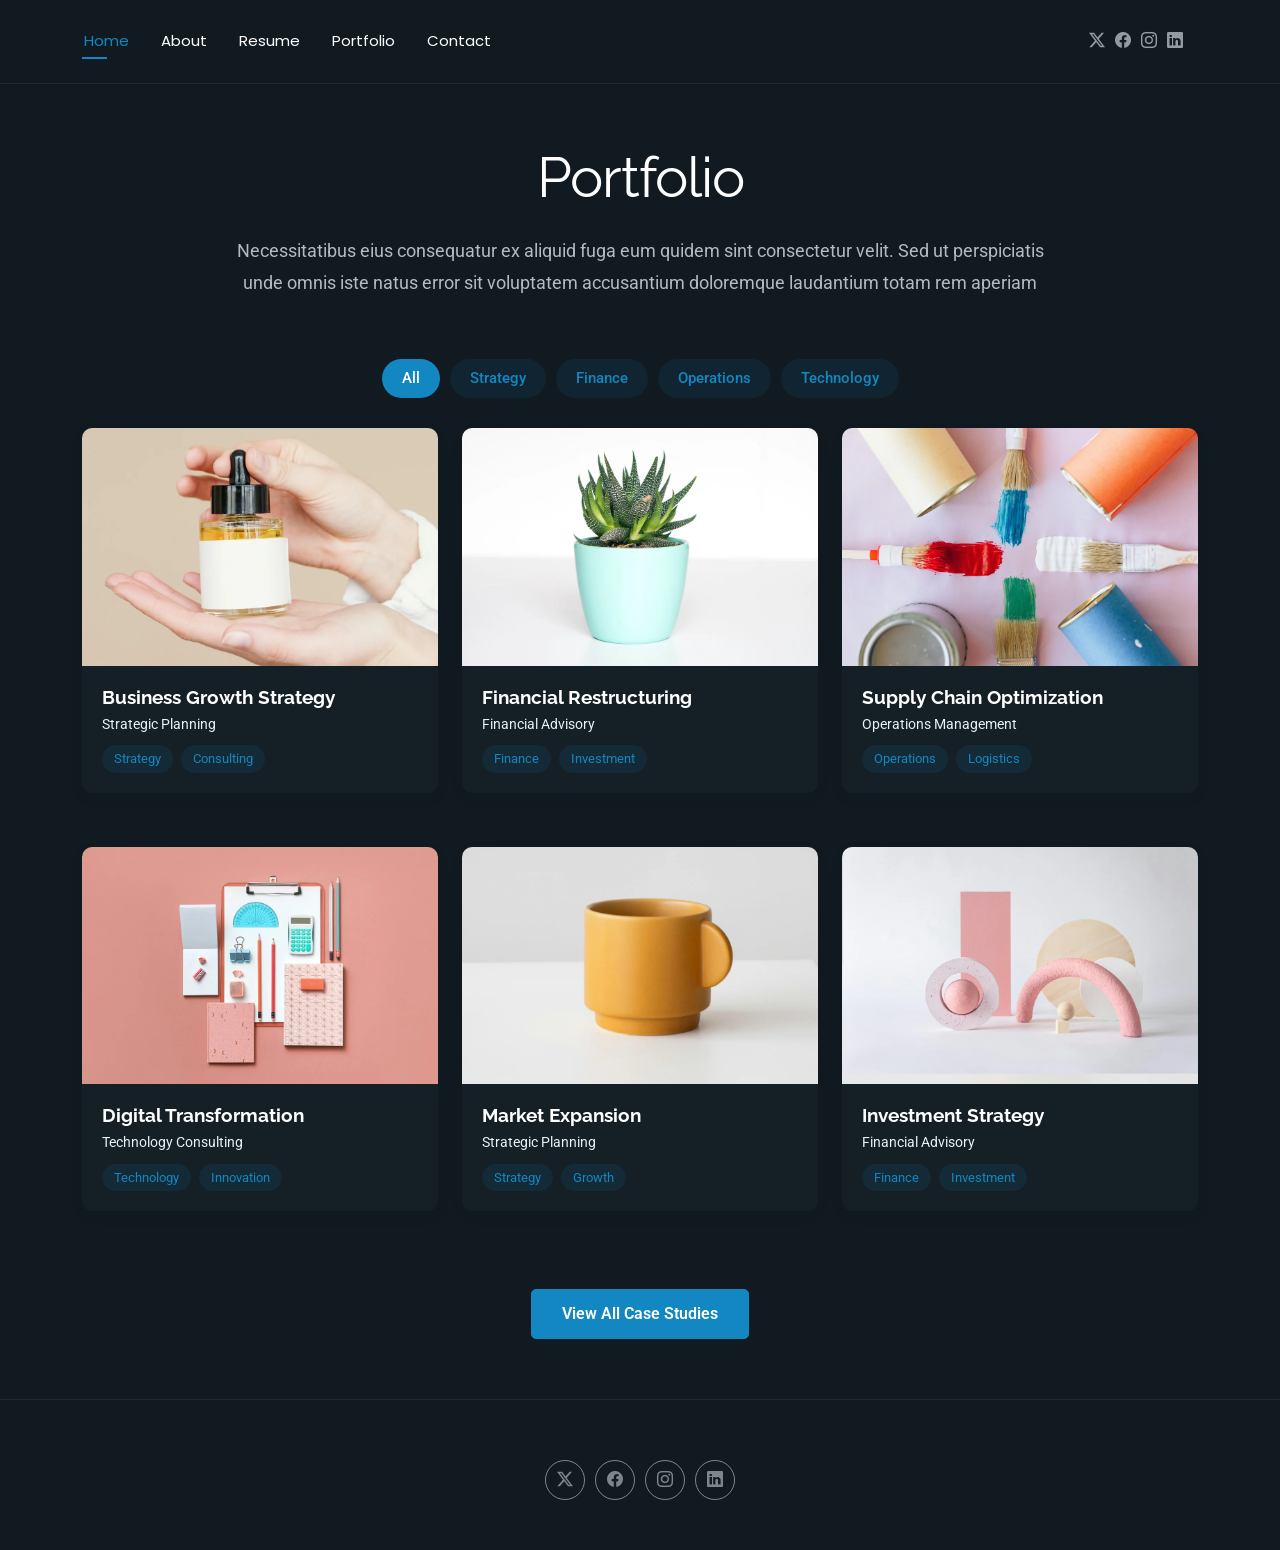
<file: portfolio.html>
<!DOCTYPE html>
<html lang="en">

<head>
  <meta charset="utf-8">
  <meta content="width=device-width, initial-scale=1.0" name="viewport">
  <title>Portfolio - Ir'fan Nur Muhammad</title>
  <meta name="description" content="">
  <meta name="keywords" content="">

  <!-- Favicons -->
  <link href="assets/img/profile/profile-irfan.png" rel="icon">
  <link href="assets/img/apple-touch-icon.png" rel="apple-touch-icon">

  <!-- Fonts -->
  <link href="https://fonts.googleapis.com" rel="preconnect">
  <link href="https://fonts.gstatic.com" rel="preconnect" crossorigin>
  <link href="https://fonts.googleapis.com/css2?family=Roboto:ital,wght@0,100;0,300;0,400;0,500;0,700;0,900;1,100;1,300;1,400;1,500;1,700;1,900&family=Poppins:ital,wght@0,100;0,200;0,300;0,400;0,500;0,600;0,700;0,800;0,900;1,100;1,200;1,300;1,400;1,500;1,600;1,700;1,800;1,900&family=Raleway:ital,wght@0,100;0,200;0,300;0,400;0,500;0,600;0,700;0,800;0,900;1,100;1,200;1,300;1,400;1,500;1,600;1,700;1,800;1,900&display=swap" rel="stylesheet">

  <!-- Vendor CSS Files -->
  <link href="assets/vendor/bootstrap/css/bootstrap.min.css" rel="stylesheet">
  <link href="assets/vendor/bootstrap-icons/bootstrap-icons.css" rel="stylesheet">
  <link href="assets/vendor/aos/aos.css" rel="stylesheet">
  <link href="assets/vendor/swiper/swiper-bundle.min.css" rel="stylesheet">
  <link href="assets/vendor/glightbox/css/glightbox.min.css" rel="stylesheet">

  <!-- Main CSS File -->
  <link href="assets/css/main.css" rel="stylesheet">

  <!-- =======================================================
  * Template Name: FolioOne
  * Template URL: https://bootstrapmade.com/folioone-bootstrap-portfolio-website-template/
  * Updated: Aug 23 2025 with Bootstrap v5.3.7
  * Author: BootstrapMade.com
  * License: https://bootstrapmade.com/license/
  ======================================================== -->
</head>

<body class="portfolio-page">

  <header id="header" class="header d-flex align-items-center light-background sticky-top">
    <div class="container position-relative d-flex align-items-center justify-content-between">

      <!-- <a href="index.html" class="logo d-flex align-items-center me-auto me-xl-0">
      <img src="assets/img/logo.webp" alt="">
      <h1 class="sitename">FolioOne</h1> 
    </a> -->

      <nav id="navmenu" class="navmenu">
        <ul>
              <li><a href="index.html" class="active">Home</a></li>
          <li><a href="about.html">About</a></li>
          <li><a href="resume.html">Resume</a></li>
          <li><a href="portfolio.html">Portfolio</a></li>
          <li><a href="contact.html">Contact</a></li>
        </ul>
        <i class="mobile-nav-toggle d-xl-none bi bi-list"></i>
      </nav>

      <div class="header-social-links">
        <a href="https://x.com/irfannm21" class="twitter"><i class="bi bi-twitter-x"></i></a>
        <a href="https://web.facebook.com/nmercy.phangould" class="facebook"><i class="bi bi-facebook"></i></a>
        <a href="https://www.instagram.com/irfannm21/" class="instagram"><i class="bi bi-instagram"></i></a>
        <a href="https://www.linkedin.com/in/irfan-nur-muhammad-a097331b2/" class="linkedin"><i class="bi bi-linkedin"></i></a>
      </div>

    </div>
  </header>

  <main class="main">

    <!-- Portfolio Section -->
    <section id="portfolio" class="portfolio section">

      <!-- Section Title -->
      <div class="container section-title" data-aos="fade-up">
        <h2>Portfolio</h2>
        <p>Necessitatibus eius consequatur ex aliquid fuga eum quidem sint consectetur velit. Sed ut perspiciatis unde omnis iste natus error sit voluptatem accusantium doloremque laudantium totam rem aperiam</p>
      </div><!-- End Section Title -->

      <div class="container" data-aos="fade-up" data-aos-delay="100">

        <div class="isotope-layout" data-default-filter="*" data-layout="masonry" data-sort="original-order">
          <ul class="portfolio-filters isotope-filters" data-aos="fade-up" data-aos-delay="200">
            <li data-filter="*" class="filter-active">All</li>
            <li data-filter=".filter-strategy">Strategy</li>
            <li data-filter=".filter-finance">Finance</li>
            <li data-filter=".filter-operations">Operations</li>
            <li data-filter=".filter-technology">Technology</li>
          </ul><!-- End Portfolio Filters -->

          <div class="row gy-4 isotope-container" data-aos="fade-up" data-aos-delay="300">
            <div class="col-lg-4 col-md-6 portfolio-item isotope-item filter-strategy">
              <div class="portfolio-card">
                <div class="portfolio-img">
                  <img src="assets/img/portfolio/portfolio-1.webp" alt="Portfolio Item" class="img-fluid">
                  <div class="portfolio-overlay">
                    <a href="assets/img/portfolio/portfolio-1.webp" class="glightbox portfolio-lightbox"><i class="bi bi-plus"></i></a>
                    <a href="#" class="portfolio-details-link"><i class="bi bi-link"></i></a>
                  </div>
                </div>
                <div class="portfolio-info">
                  <h4>Business Growth Strategy</h4>
                  <p>Strategic Planning</p>
                  <div class="portfolio-tags">
                    <span>Strategy</span>
                    <span>Consulting</span>
                  </div>
                </div>
              </div>
            </div>

            <div class="col-lg-4 col-md-6 portfolio-item isotope-item filter-finance">
              <div class="portfolio-card">
                <div class="portfolio-img">
                  <img src="assets/img/portfolio/portfolio-2.webp" alt="Portfolio Item" class="img-fluid">
                  <div class="portfolio-overlay">
                    <a href="assets/img/portfolio/portfolio-2.webp" class="glightbox portfolio-lightbox"><i class="bi bi-plus"></i></a>
                    <a href="#" class="portfolio-details-link"><i class="bi bi-link"></i></a>
                  </div>
                </div>
                <div class="portfolio-info">
                  <h4>Financial Restructuring</h4>
                  <p>Financial Advisory</p>
                  <div class="portfolio-tags">
                    <span>Finance</span>
                    <span>Investment</span>
                  </div>
                </div>
              </div>
            </div>

            <div class="col-lg-4 col-md-6 portfolio-item isotope-item filter-operations">
              <div class="portfolio-card">
                <div class="portfolio-img">
                  <img src="assets/img/portfolio/portfolio-3.webp" alt="Portfolio Item" class="img-fluid">
                  <div class="portfolio-overlay">
                    <a href="assets/img/portfolio/portfolio-3.webp" class="glightbox portfolio-lightbox"><i class="bi bi-plus"></i></a>
                    <a href="#" class="portfolio-details-link"><i class="bi bi-link"></i></a>
                  </div>
                </div>
                <div class="portfolio-info">
                  <h4>Supply Chain Optimization</h4>
                  <p>Operations Management</p>
                  <div class="portfolio-tags">
                    <span>Operations</span>
                    <span>Logistics</span>
                  </div>
                </div>
              </div>
            </div>

            <div class="col-lg-4 col-md-6 portfolio-item isotope-item filter-technology">
              <div class="portfolio-card">
                <div class="portfolio-img">
                  <img src="assets/img/portfolio/portfolio-4.webp" alt="Portfolio Item" class="img-fluid">
                  <div class="portfolio-overlay">
                    <a href="assets/img/portfolio/portfolio-4.webp" class="glightbox portfolio-lightbox"><i class="bi bi-plus"></i></a>
                    <a href="#" class="portfolio-details-link"><i class="bi bi-link"></i></a>
                  </div>
                </div>
                <div class="portfolio-info">
                  <h4>Digital Transformation</h4>
                  <p>Technology Consulting</p>
                  <div class="portfolio-tags">
                    <span>Technology</span>
                    <span>Innovation</span>
                  </div>
                </div>
              </div>
            </div>

            <div class="col-lg-4 col-md-6 portfolio-item isotope-item filter-strategy">
              <div class="portfolio-card">
                <div class="portfolio-img">
                  <img src="assets/img/portfolio/portfolio-5.webp" alt="Portfolio Item" class="img-fluid">
                  <div class="portfolio-overlay">
                    <a href="assets/img/portfolio/portfolio-5.webp" class="glightbox portfolio-lightbox"><i class="bi bi-plus"></i></a>
                    <a href="#" class="portfolio-details-link"><i class="bi bi-link"></i></a>
                  </div>
                </div>
                <div class="portfolio-info">
                  <h4>Market Expansion</h4>
                  <p>Strategic Planning</p>
                  <div class="portfolio-tags">
                    <span>Strategy</span>
                    <span>Growth</span>
                  </div>
                </div>
              </div>
            </div>

            <div class="col-lg-4 col-md-6 portfolio-item isotope-item filter-finance">
              <div class="portfolio-card">
                <div class="portfolio-img">
                  <img src="assets/img/portfolio/portfolio-6.webp" alt="Portfolio Item" class="img-fluid">
                  <div class="portfolio-overlay">
                    <a href="assets/img/portfolio/portfolio-6.webp" class="glightbox portfolio-lightbox"><i class="bi bi-plus"></i></a>
                    <a href="#" class="portfolio-details-link"><i class="bi bi-link"></i></a>
                  </div>
                </div>
                <div class="portfolio-info">
                  <h4>Investment Strategy</h4>
                  <p>Financial Advisory</p>
                  <div class="portfolio-tags">
                    <span>Finance</span>
                    <span>Investment</span>
                  </div>
                </div>
              </div>
            </div>
          </div><!-- End Portfolio Items Container -->

        </div>

        <div class="text-center mt-5" data-aos="fade-up" data-aos-delay="400">
          <a href="#portfolio" class="btn btn-primary">View All Case Studies</a>
        </div>

      </div>

    </section><!-- /Portfolio Section -->

  </main>

  <footer id="footer" class="footer">

    <div class="container">
      <div class="copyright text-center ">
        
      </div>
      <div class="social-links d-flex justify-content-center">
        <a href="https://x.com/irfannm21"><i class="bi bi-twitter-x"></i></a>
        <a href="https://web.facebook.com/nmercy.phangould"><i class="bi bi-facebook"></i></a>
        <a href="https://www.instagram.com/irfannm21/"><i class="bi bi-instagram"></i></a>
        <a href="https://www.linkedin.com/in/irfan-nur-muhammad-a097331b2/"><i class="bi bi-linkedin"></i></a>
      </div>
      <div class="credits">
        <!-- All the links in the footer should remain intact. -->
        <!-- You can delete the links only if you've purchased the pro version. -->
        <!-- Licensing information: https://bootstrapmade.com/license/ -->
        <!-- Purchase the pro version with working PHP/AJAX contact form: [buy-url] -->
       
      </div>
    </div>

  </footer>

  <!-- Scroll Top -->
  <a href="#" id="scroll-top" class="scroll-top d-flex align-items-center justify-content-center"><i class="bi bi-arrow-up-short"></i></a>

  <!-- Preloader -->
  <div id="preloader"></div>

  <!-- Vendor JS Files -->
  <script src="assets/vendor/bootstrap/js/bootstrap.bundle.min.js"></script>
  <script src="assets/vendor/php-email-form/validate.js"></script>
  <script src="assets/vendor/aos/aos.js"></script>
  <script src="assets/vendor/typed.js/typed.umd.js"></script>
  <script src="assets/vendor/waypoints/noframework.waypoints.js"></script>
  <script src="assets/vendor/purecounter/purecounter_vanilla.js"></script>
  <script src="assets/vendor/swiper/swiper-bundle.min.js"></script>
  <script src="assets/vendor/imagesloaded/imagesloaded.pkgd.min.js"></script>
  <script src="assets/vendor/isotope-layout/isotope.pkgd.min.js"></script>
  <script src="assets/vendor/glightbox/js/glightbox.min.js"></script>

  <!-- Main JS File -->
  <script src="assets/js/main.js"></script>

</body>

</html>
</file>
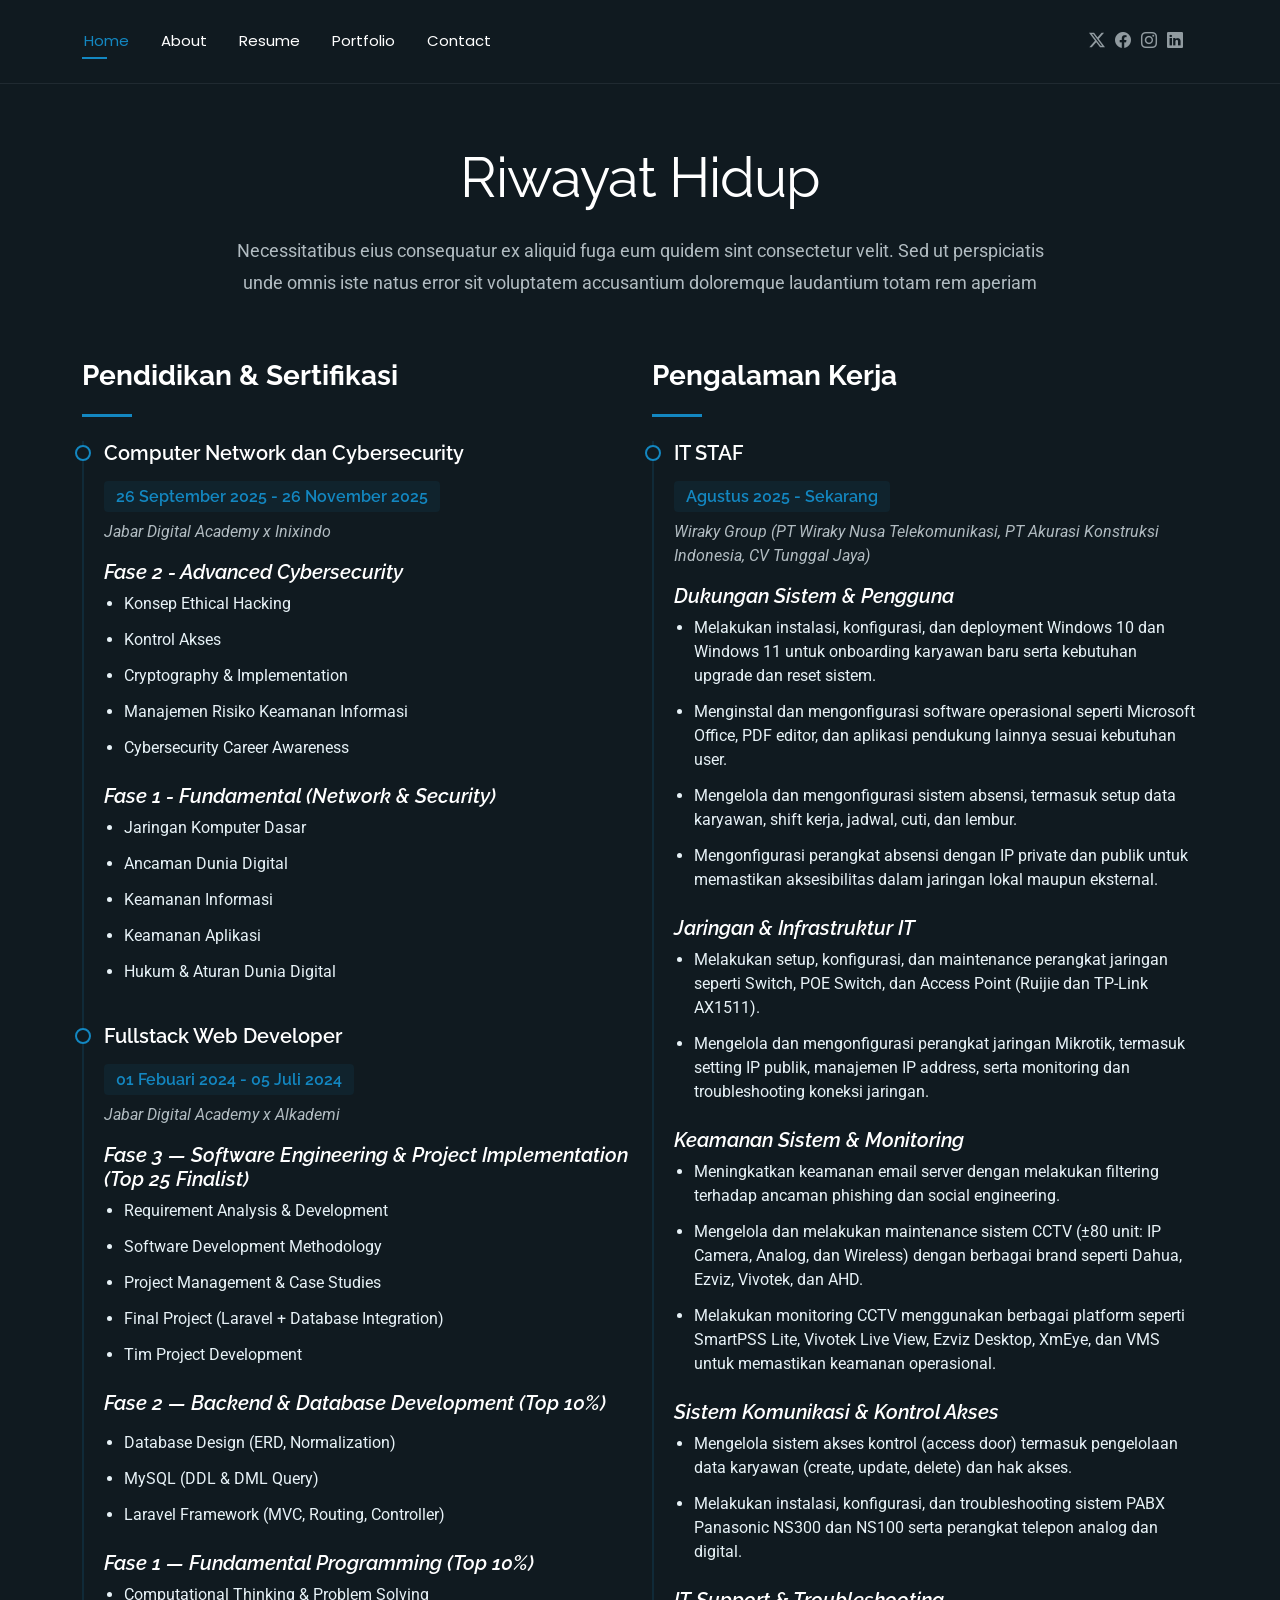
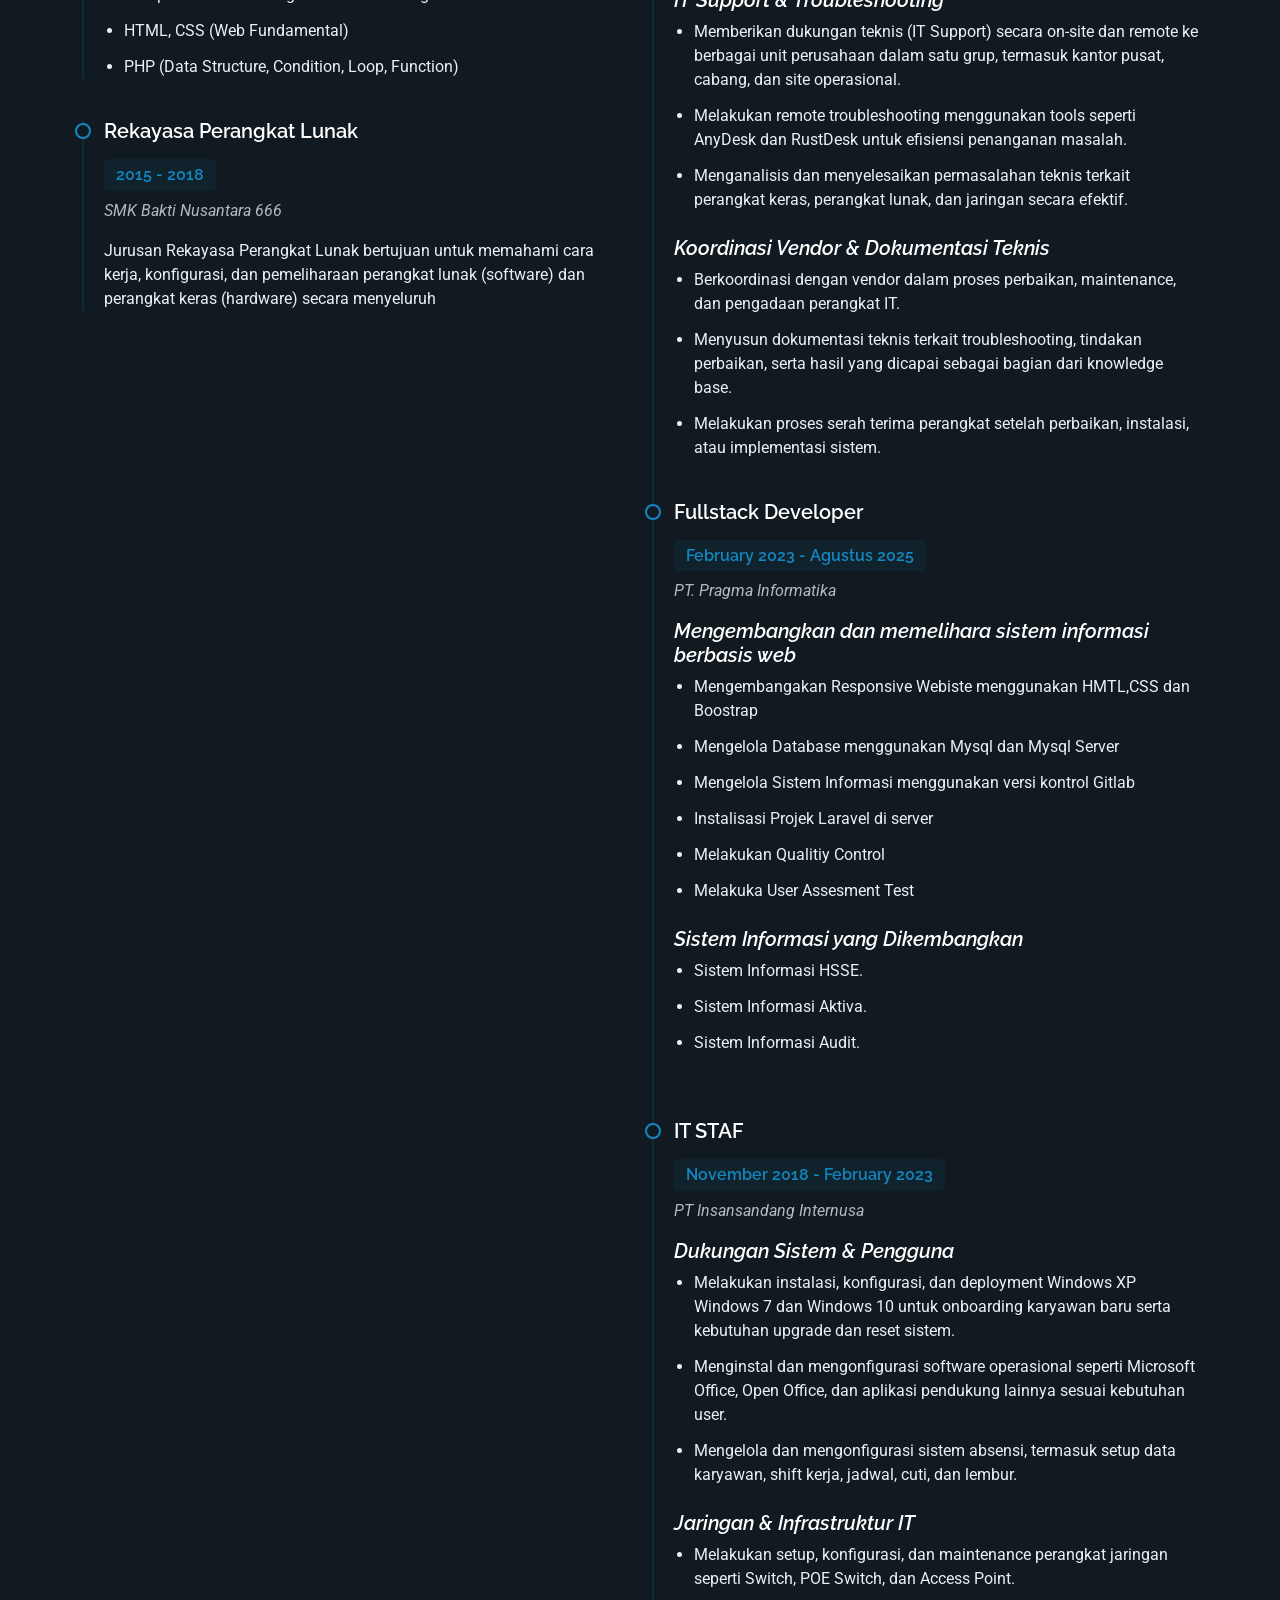
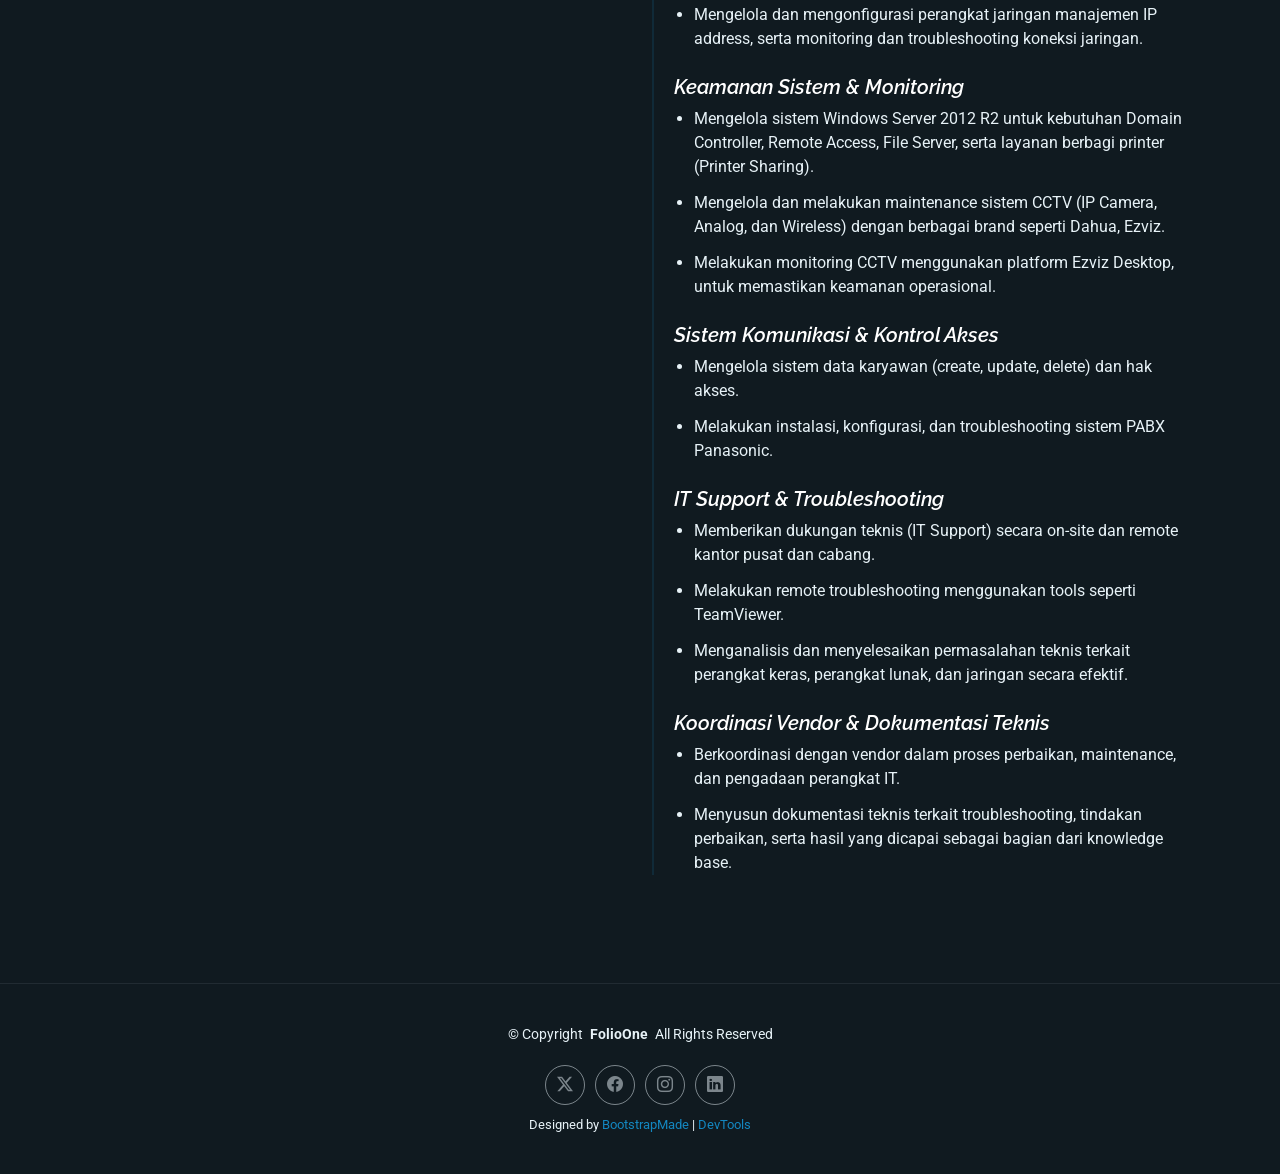
<file: resume.html>
<!doctype html>
<html lang="en">
  <head>
    <meta charset="utf-8" />
    <meta content="width=device-width, initial-scale=1.0" name="viewport" />
    <title>Riwayat Hidup - Ir'fan Nur Muhammad</title>
    <meta name="description" content="" />
    <meta name="keywords" content="" />

    <!-- Favicons -->
    <link href="assets/img/profile/profile-irfan.png" rel="icon" />
    <link href="assets/img/apple-touch-icon.png" rel="apple-touch-icon" />

    <!-- Fonts -->
    <link href="https://fonts.googleapis.com" rel="preconnect" />
    <link href="https://fonts.gstatic.com" rel="preconnect" crossorigin />
    <link
      href="https://fonts.googleapis.com/css2?family=Roboto:ital,wght@0,100;0,300;0,400;0,500;0,700;0,900;1,100;1,300;1,400;1,500;1,700;1,900&family=Poppins:ital,wght@0,100;0,200;0,300;0,400;0,500;0,600;0,700;0,800;0,900;1,100;1,200;1,300;1,400;1,500;1,600;1,700;1,800;1,900&family=Raleway:ital,wght@0,100;0,200;0,300;0,400;0,500;0,600;0,700;0,800;0,900;1,100;1,200;1,300;1,400;1,500;1,600;1,700;1,800;1,900&display=swap"
      rel="stylesheet"
    />

    <!-- Vendor CSS Files -->
    <link
      href="assets/vendor/bootstrap/css/bootstrap.min.css"
      rel="stylesheet"
    />
    <link
      href="assets/vendor/bootstrap-icons/bootstrap-icons.css"
      rel="stylesheet"
    />  
    <link href="assets/vendor/aos/aos.css" rel="stylesheet" />
    <link href="assets/vendor/swiper/swiper-bundle.min.css" rel="stylesheet" />
    <link
      href="assets/vendor/glightbox/css/glightbox.min.css"
      rel="stylesheet"
    />

    <!-- Main CSS File -->
    <link href="assets/css/main.css" rel="stylesheet" />

    <!-- =======================================================
  * Template Name: FolioOne
  * Template URL: https://bootstrapmade.com/folioone-bootstrap-portfolio-website-template/
  * Updated: Aug 23 2025 with Bootstrap v5.3.7
  * Author: BootstrapMade.com
  * License: https://bootstrapmade.com/license/
  ======================================================== -->
  </head>

  <body class="resume-page">
    <header
      id="header"
      class="header d-flex align-items-center light-background sticky-top"
    >
      <div
        class="container position-relative d-flex align-items-center justify-content-between"
      >
        <!-- <a href="index.html" class="logo d-flex align-items-center me-auto me-xl-0">
      <img src="assets/img/logo.webp" alt="">
      <h1 class="sitename">FolioOne</h1> 
    </a> -->

        <nav id="navmenu" class="navmenu">
          <ul>
                <li><a href="index.html" class="active">Home</a></li>
          <li><a href="about.html">About</a></li>
          <li><a href="resume.html">Resume</a></li>
          <li><a href="portfolio.html">Portfolio</a></li>
          <li><a href="contact.html">Contact</a></li>
          </ul>
          <i class="mobile-nav-toggle d-xl-none bi bi-list"></i>
        </nav>

        <div class="header-social-links">
          <a href="https://x.com/irfannm21" class="twitter"><i class="bi bi-twitter-x"></i></a>
          <a href="https://web.facebook.com/nmercy.phangould" class="facebook"><i class="bi bi-facebook"></i></a>
          <a href="https://www.instagram.com/irfannm21/" class="instagram"><i class="bi bi-instagram"></i></a>
          <a href="https://www.linkedin.com/in/irfan-nur-muhammad-a097331b2/" class="linkedin"><i class="bi bi-linkedin"></i></a>
        </div>
      </div>
    </header>

    <main class="main">
      <!-- Resume Section -->
      <section id="resume" class="resume section">
        <!-- Section Title -->
        <div class="container section-title" data-aos="fade-up">
          <h2>Riwayat Hidup</h2>
          <p>
            Necessitatibus eius consequatur ex aliquid fuga eum quidem sint
            consectetur velit. Sed ut perspiciatis unde omnis iste natus error
            sit voluptatem accusantium doloremque laudantium totam rem aperiam
          </p>
        </div>
        <!-- End Section Title -->

        <div class="container" data-aos="fade-up" data-aos-delay="100">
          <div class="row">
            <div class="col-lg-6">
              <!-- Education Section -->
              <div class="resume-item" data-aos="fade-up">
                <h3 class="resume-title">Pendidikan & Sertifikasi</h3>
                <div class="resume-content">
                  <article class="education-item">
                    <h4>Computer Network dan Cybersecurity</h4>
                    <h5>26 September 2025 - 26 November 2025</h5>
                    <p class="institution">
                      <em>Jabar Digital Academy x Inixindo</em>
                    </p>
                    <h4>
                      <em>Fase 2 - Advanced Cybersecurity</em>
                    </h4>
                    <ul>
                      <li>Konsep Ethical Hacking</li>
                      <li>Kontrol Akses</li>
                      <li>Cryptography & Implementation</li>
                      <li>Manajemen Risiko Keamanan Informasi</li>
                      <li>Cybersecurity Career Awareness</li>
                    </ul>
                    <br />
                    <h4>
                      <em>Fase 1 - Fundamental (Network & Security)</em>
                    </h4>
                    <ul>
                      <li>Jaringan Komputer Dasar</li>
                      <li>Ancaman Dunia Digital</li>
                      <li>Keamanan Informasi</li>
                      <li>Keamanan Aplikasi</li>
                      <li>Hukum & Aturan Dunia Digital</li>
                    </ul>
                  </article>
                  <article class="education-item">
                    <h4>Fullstack Web Developer</h4>
                    <h5>01 Febuari 2024 - 05 Juli 2024</h5>
                    <p class="institution">
                      <em>Jabar Digital Academy x Alkademi</em>
                    </p>
                    <h4>
                      <em
                        >Fase 3 — Software Engineering & Project Implementation
                        (Top 25 Finalist)</em
                      >
                    </h4>
                    <ul>
                      <li>Requirement Analysis & Development</li>
                      <li>Software Development Methodology</li>
                      <li>Project Management & Case Studies</li>
                      <li>Final Project (Laravel + Database Integration)</li>
                      <li>Tim Project Development</li>
                    </ul>
                    <br />
                    <h4>
                      <em>Fase 2 — Backend & Database Development (Top 10%)</em>
                    </h4>
                    <p class="institution">
                      <em></em>
                    </p>
                    <ul>
                      <li>Database Design (ERD, Normalization)</li>
                      <li>MySQL (DDL & DML Query)</li>
                      <li>Laravel Framework (MVC, Routing, Controller)</li>
                    </ul>
                    <br />
                    <h4>
                      <em>Fase 1 — Fundamental Programming (Top 10%)</em>
                    </h4>
                    <ul>
                      <li>Computational Thinking & Problem Solving</li>
                      <li>HTML, CSS (Web Fundamental)</li>
                      <li>PHP (Data Structure, Condition, Loop, Function)</li>
                    </ul>
                  </article>
                </div>

                <div class="resume-content">
                  <article class="education-item">
                    <h4>Rekayasa Perangkat Lunak</h4>
                    <h5>2015 - 2018</h5>
                    <p class="institution"><em>SMK Bakti Nusantara 666</em></p>
                    <p>
                      Jurusan Rekayasa Perangkat Lunak bertujuan untuk memahami
                      cara kerja, konfigurasi, dan pemeliharaan perangkat lunak
                      (software) dan perangkat keras (hardware) secara
                      menyeluruh
                    </p>
                  </article>
                </div>
              </div>
              <!-- End Education Section -->

              <!-- Professional Skills Section -->
              <!-- <div class="resume-item skills-animation" data-aos="fade-up">
                <h3 class="resume-title">Professional Skills</h3>

                <div class="resume-content">
                  <div class="skill-item">
                    <h4>Frontend Development</h4>
                    <div class="progress">
                      <div
                        class="progress-bar"
                        role="progressbar"
                        aria-valuenow="95"
                        aria-valuemin="0"
                        aria-valuemax="100"
                      ></div>
                    </div>
                  </div>

                  <div class="skill-item">
                    <h4>Backend Development</h4>
                    <div class="progress">
                      <div
                        class="progress-bar"
                        role="progressbar"
                        aria-valuenow="85"
                        aria-valuemin="0"
                        aria-valuemax="100"
                      ></div>
                    </div>
                  </div>

                  <div class="skill-item">
                    <h4>UI/UX Design</h4>
                    <div class="progress">
                      <div
                        class="progress-bar"
                        role="progressbar"
                        aria-valuenow="90"
                        aria-valuemin="0"
                        aria-valuemax="100"
                      ></div>
                    </div>
                  </div>

                  <div class="skill-item">
                    <h4>Project Management</h4>
                    <div class="progress">
                      <div
                        class="progress-bar"
                        role="progressbar"
                        aria-valuenow="80"
                        aria-valuemin="0"
                        aria-valuemax="100"
                      ></div>
                    </div>
                  </div>
                </div>
              </div> -->
              <!-- End Professional Skills Section -->
            </div>

            <div class="col-lg-6">
              <!-- Experience Section -->
              <div class="resume-item" data-aos="fade-up" data-aos-delay="100">
                <h3 class="resume-title">Pengalaman Kerja</h3>

                <div class="resume-content">
                  <article class="experience-item">
                    <h4>IT STAF</h4>
                    <h5>Agustus 2025 - Sekarang</h5>
                    <p class="company">
                      <em
                        >Wiraky Group (PT Wiraky Nusa Telekomunikasi, PT Akurasi
                        Konstruksi Indonesia, CV Tunggal Jaya)</em
                      >
                    </p>
                    <!-- <p class="company"><em>Wiraky Group</em></p> -->

                    <h4>
                      <em>Dukungan Sistem & Pengguna</em>
                    </h4>
                    <ul>
                      <li>
                        Melakukan instalasi, konfigurasi, dan deployment Windows
                        10 dan Windows 11 untuk onboarding karyawan baru serta
                        kebutuhan upgrade dan reset sistem.
                      </li>

                      <li>
                        Menginstal dan mengonfigurasi software operasional
                        seperti Microsoft Office, PDF editor, dan aplikasi
                        pendukung lainnya sesuai kebutuhan user.
                      </li>

                      <li>
                        Mengelola dan mengonfigurasi sistem absensi, termasuk
                        setup data karyawan, shift kerja, jadwal, cuti, dan
                        lembur.
                      </li>

                      <li>
                        Mengonfigurasi perangkat absensi dengan IP private dan
                        publik untuk memastikan aksesibilitas dalam jaringan
                        lokal maupun eksternal.
                      </li>
                    </ul>
                    <br />
                    <h4>
                      <em>Jaringan & Infrastruktur IT</em>
                    </h4>
                    <ul>
                      <li>
                        Melakukan setup, konfigurasi, dan maintenance perangkat
                        jaringan seperti Switch, POE Switch, dan Access Point
                        (Ruijie dan TP-Link AX1511).
                      </li>

                      <li>
                        Mengelola dan mengonfigurasi perangkat jaringan
                        Mikrotik, termasuk setting IP publik, manajemen IP
                        address, serta monitoring dan troubleshooting koneksi
                        jaringan.
                      </li>
                    </ul>
                    <br />
                    <h4>
                      <em>Keamanan Sistem & Monitoring</em>
                    </h4>
                    <ul>
                      <li>
                        Meningkatkan keamanan email server dengan melakukan
                        filtering terhadap ancaman phishing dan social
                        engineering.
                      </li>

                      <li>
                        Mengelola dan melakukan maintenance sistem CCTV (±80
                        unit: IP Camera, Analog, dan Wireless) dengan berbagai
                        brand seperti Dahua, Ezviz, Vivotek, dan AHD.
                      </li>

                      <li>
                        Melakukan monitoring CCTV menggunakan berbagai platform
                        seperti SmartPSS Lite, Vivotek Live View, Ezviz Desktop,
                        XmEye, dan VMS untuk memastikan keamanan operasional.
                      </li>
                    </ul>
                    <br />
                    <h4>
                      <em> Sistem Komunikasi & Kontrol Akses </em>
                    </h4>
                    <ul>
                      <li>
                        Mengelola sistem akses kontrol (access door) termasuk
                        pengelolaan data karyawan (create, update, delete) dan
                        hak akses.
                      </li>

                      <li>
                        Melakukan instalasi, konfigurasi, dan troubleshooting
                        sistem PABX Panasonic NS300 dan NS100 serta perangkat
                        telepon analog dan digital.
                      </li>
                    </ul>
                    <br />
                    <h4>
                      <em> IT Support & Troubleshooting </em>
                    </h4>
                    <ul>
                      <li>
                        Memberikan dukungan teknis (IT Support) secara on-site
                        dan remote ke berbagai unit perusahaan dalam satu grup,
                        termasuk kantor pusat, cabang, dan site operasional.
                      </li>

                      <li>
                        Melakukan remote troubleshooting menggunakan tools
                        seperti AnyDesk dan RustDesk untuk efisiensi penanganan
                        masalah.
                      </li>

                      <li>
                        Menganalisis dan menyelesaikan permasalahan teknis
                        terkait perangkat keras, perangkat lunak, dan jaringan
                        secara efektif.
                      </li>
                    </ul>
                    <br />
                    <h4>
                      <em> Koordinasi Vendor & Dokumentasi Teknis </em>
                    </h4>
                    <ul>
                      <li>
                        Berkoordinasi dengan vendor dalam proses perbaikan,
                        maintenance, dan pengadaan perangkat IT.
                      </li>

                      <li>
                        Menyusun dokumentasi teknis terkait troubleshooting,
                        tindakan perbaikan, serta hasil yang dicapai sebagai
                        bagian dari knowledge base.
                      </li>

                      <li>
                        Melakukan proses serah terima perangkat setelah
                        perbaikan, instalasi, atau implementasi sistem.
                      </li>
                    </ul>
                  </article>

                  <article class="experience-item">
                    <h4>Fullstack Developer</h4>
                    <h5>February 2023 - Agustus 2025</h5>
                    <p class="company"><em>PT. Pragma Informatika</em></p>
                    <h4>
                      <em>
                        Mengembangkan dan memelihara sistem informasi berbasis
                        web
                      </em>
                    </h4>
                    <ul>
                      <li>
                        Mengembangakan Responsive Webiste menggunakan HMTL,CSS
                        dan Boostrap
                      </li>
                      <li>
                        Mengelola Database menggunakan Mysql dan Mysql Server
                      </li>
                      <li>
                        Mengelola Sistem Informasi menggunakan versi kontrol
                        Gitlab
                      </li>
                      <li>Instalisasi Projek Laravel di server</li>
                      <li>Melakukan Qualitiy Control</li>
                      <li>Melakuka User Assesment Test</li>
                    </ul>
                    <br />
                    <h4>
                      <em> Sistem Informasi yang Dikembangkan </em>
                    </h4>
                    <ul>
                      <li>Sistem Informasi HSSE.</li>
                      <li>Sistem Informasi Aktiva.</li>
                      <li>Sistem Informasi Audit.</li>
                    </ul>
                    <br />
                  </article>

                  <article class="experience-item">
                    <h4>IT STAF</h4>
                    <h5>November 2018 - February 2023</h5>
                    <p class="company"><em>PT Insansandang Internusa</em></p>
                    <h4>
                      <em>Dukungan Sistem & Pengguna</em>
                    </h4>
                    <ul>
                      <li>
                        Melakukan instalasi, konfigurasi, dan deployment Windows
                        XP Windows 7 dan Windows 10 untuk onboarding karyawan
                        baru serta kebutuhan upgrade dan reset sistem.
                      </li>

                      <li>
                        Menginstal dan mengonfigurasi software operasional
                        seperti Microsoft Office, Open Office, dan aplikasi
                        pendukung lainnya sesuai kebutuhan user.
                      </li>

                      <li>
                        Mengelola dan mengonfigurasi sistem absensi, termasuk
                        setup data karyawan, shift kerja, jadwal, cuti, dan
                        lembur.
                      </li>
                    </ul>
                    <br />
                    <h4>
                      <em>Jaringan & Infrastruktur IT</em>
                    </h4>
                    <ul>
                      <li>
                        Melakukan setup, konfigurasi, dan maintenance perangkat
                        jaringan seperti Switch, POE Switch, dan Access Point.
                      </li>

                      <li>
                        Mengelola dan mengonfigurasi perangkat jaringan
                        manajemen IP address, serta monitoring dan
                        troubleshooting koneksi jaringan.
                      </li>
                    </ul>
                    <br />
                    <h4>
                      <em>Keamanan Sistem & Monitoring</em>
                    </h4>
                    <ul>
                      <li>
                        Mengelola sistem Windows Server 2012 R2 untuk kebutuhan
                        Domain Controller, Remote Access, File Server, serta
                        layanan berbagi printer (Printer Sharing).
                      </li>

                      <li>
                        Mengelola dan melakukan maintenance sistem CCTV (IP
                        Camera, Analog, dan Wireless) dengan berbagai brand
                        seperti Dahua, Ezviz.
                      </li>

                      <li>
                        Melakukan monitoring CCTV menggunakan platform Ezviz
                        Desktop, untuk memastikan keamanan operasional.
                      </li>
                    </ul>
                    <br />
                    <h4>
                      <em> Sistem Komunikasi & Kontrol Akses </em>
                    </h4>
                    <ul>
                      <li>
                        Mengelola sistem data karyawan (create, update, delete)
                        dan hak akses.
                      </li>

                      <li>
                        Melakukan instalasi, konfigurasi, dan troubleshooting
                        sistem PABX Panasonic.
                      </li>
                    </ul>
                    <br />
                    <h4>
                      <em> IT Support & Troubleshooting </em>
                    </h4>
                    <ul>
                      <li>
                        Memberikan dukungan teknis (IT Support) secara on-site
                        dan remote kantor pusat dan cabang.
                      </li>

                      <li>
                        Melakukan remote troubleshooting menggunakan tools
                        seperti TeamViewer.
                      </li>

                      <li>
                        Menganalisis dan menyelesaikan permasalahan teknis
                        terkait perangkat keras, perangkat lunak, dan jaringan
                        secara efektif.
                      </li>
                    </ul>
                    <br />
                    <h4>
                      <em> Koordinasi Vendor & Dokumentasi Teknis </em>
                    </h4>
                    <ul>
                      <li>
                        Berkoordinasi dengan vendor dalam proses perbaikan,
                        maintenance, dan pengadaan perangkat IT.
                      </li>

                      <li>
                        Menyusun dokumentasi teknis terkait troubleshooting,
                        tindakan perbaikan, serta hasil yang dicapai sebagai
                        bagian dari knowledge base.
                      </li>
                    </ul>
                  </article>
                </div>
              </div>
              <!-- End Experience Section -->
            </div>
          </div>
        </div>
      </section>
      <!-- /Resume Section -->
    </main>

    <footer id="footer" class="footer">
      <div class="container">
        <div class="copyright text-center">
          <p>
            © <span>Copyright</span>
            <strong class="px-1 sitename">FolioOne</strong>
            <span>All Rights Reserved<br /></span>
          </p>
        </div>
        <div class="social-links d-flex justify-content-center">
          <a href="https://x.com/irfannm21"><i class="bi bi-twitter-x"></i></a>
          <a href="https://web.facebook.com/nmercy.phangould"><i class="bi bi-facebook"></i></a>
          <a href="https://www.instagram.com/irfannm21/"><i class="bi bi-instagram"></i></a>
          <a href="https://www.linkedin.com/in/irfan-nur-muhammad-a097331b2/"><i class="bi bi-linkedin"></i></a>
        </div>
        <div class="credits">
          <!-- All the links in the footer should remain intact. -->
          <!-- You can delete the links only if you've purchased the pro version. -->
          <!-- Licensing information: https://bootstrapmade.com/license/ -->
          <!-- Purchase the pro version with working PHP/AJAX contact form: [buy-url] -->
          Designed by <a href="https://bootstrapmade.com/">BootstrapMade</a> |
          <a href="https://bootstrapmade.com/tools/">DevTools</a>
        </div>
      </div>
    </footer>

    <!-- Scroll Top -->
    <a
      href="#"
      id="scroll-top"
      class="scroll-top d-flex align-items-center justify-content-center"
      ><i class="bi bi-arrow-up-short"></i
    ></a>

    <!-- Preloader -->
    <div id="preloader"></div>

    <!-- Vendor JS Files -->
    <script src="assets/vendor/bootstrap/js/bootstrap.bundle.min.js"></script>
    <script src="assets/vendor/php-email-form/validate.js"></script>
    <script src="assets/vendor/aos/aos.js"></script>
    <script src="assets/vendor/typed.js/typed.umd.js"></script>
    <script src="assets/vendor/waypoints/noframework.waypoints.js"></script>
    <script src="assets/vendor/purecounter/purecounter_vanilla.js"></script>
    <script src="assets/vendor/swiper/swiper-bundle.min.js"></script>
    <script src="assets/vendor/imagesloaded/imagesloaded.pkgd.min.js"></script>
    <script src="assets/vendor/isotope-layout/isotope.pkgd.min.js"></script>
    <script src="assets/vendor/glightbox/js/glightbox.min.js"></script>

    <!-- Main JS File -->
    <script src="assets/js/main.js"></script>
  </body>
</html>
</file>
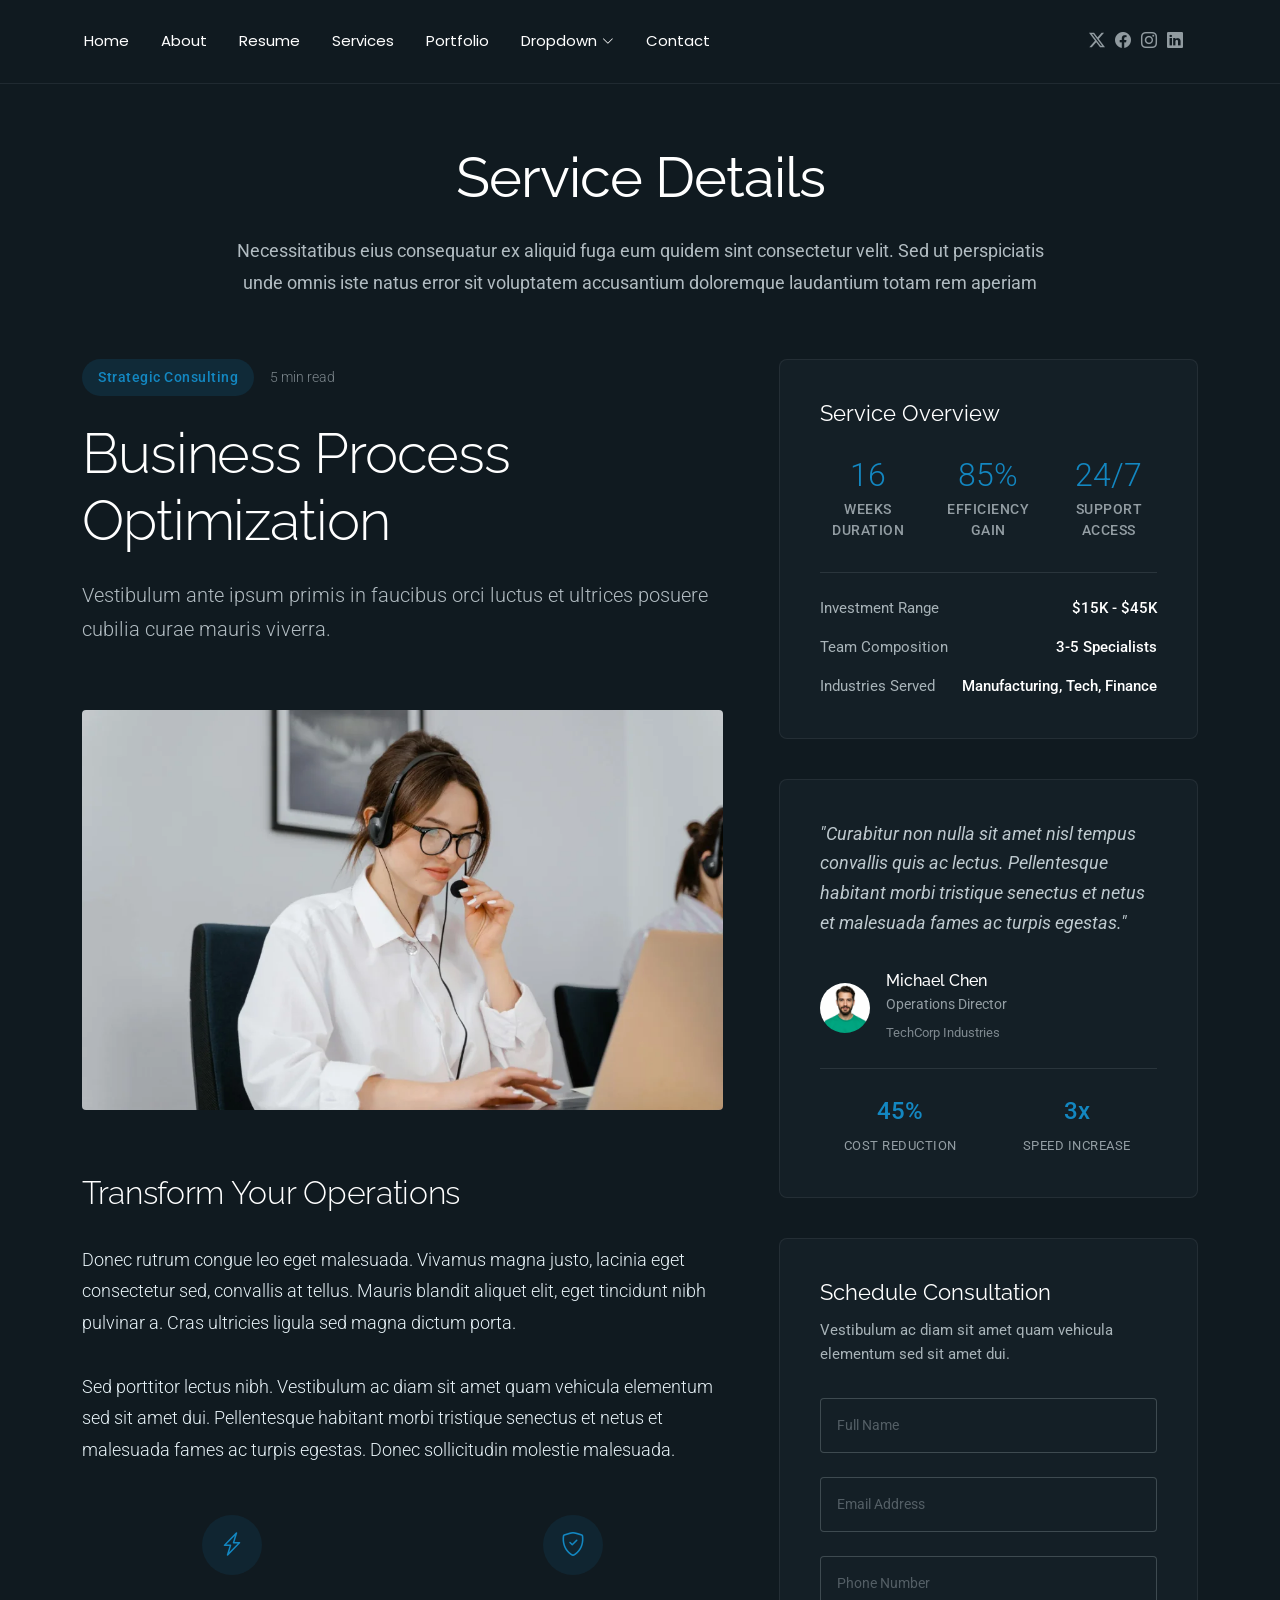
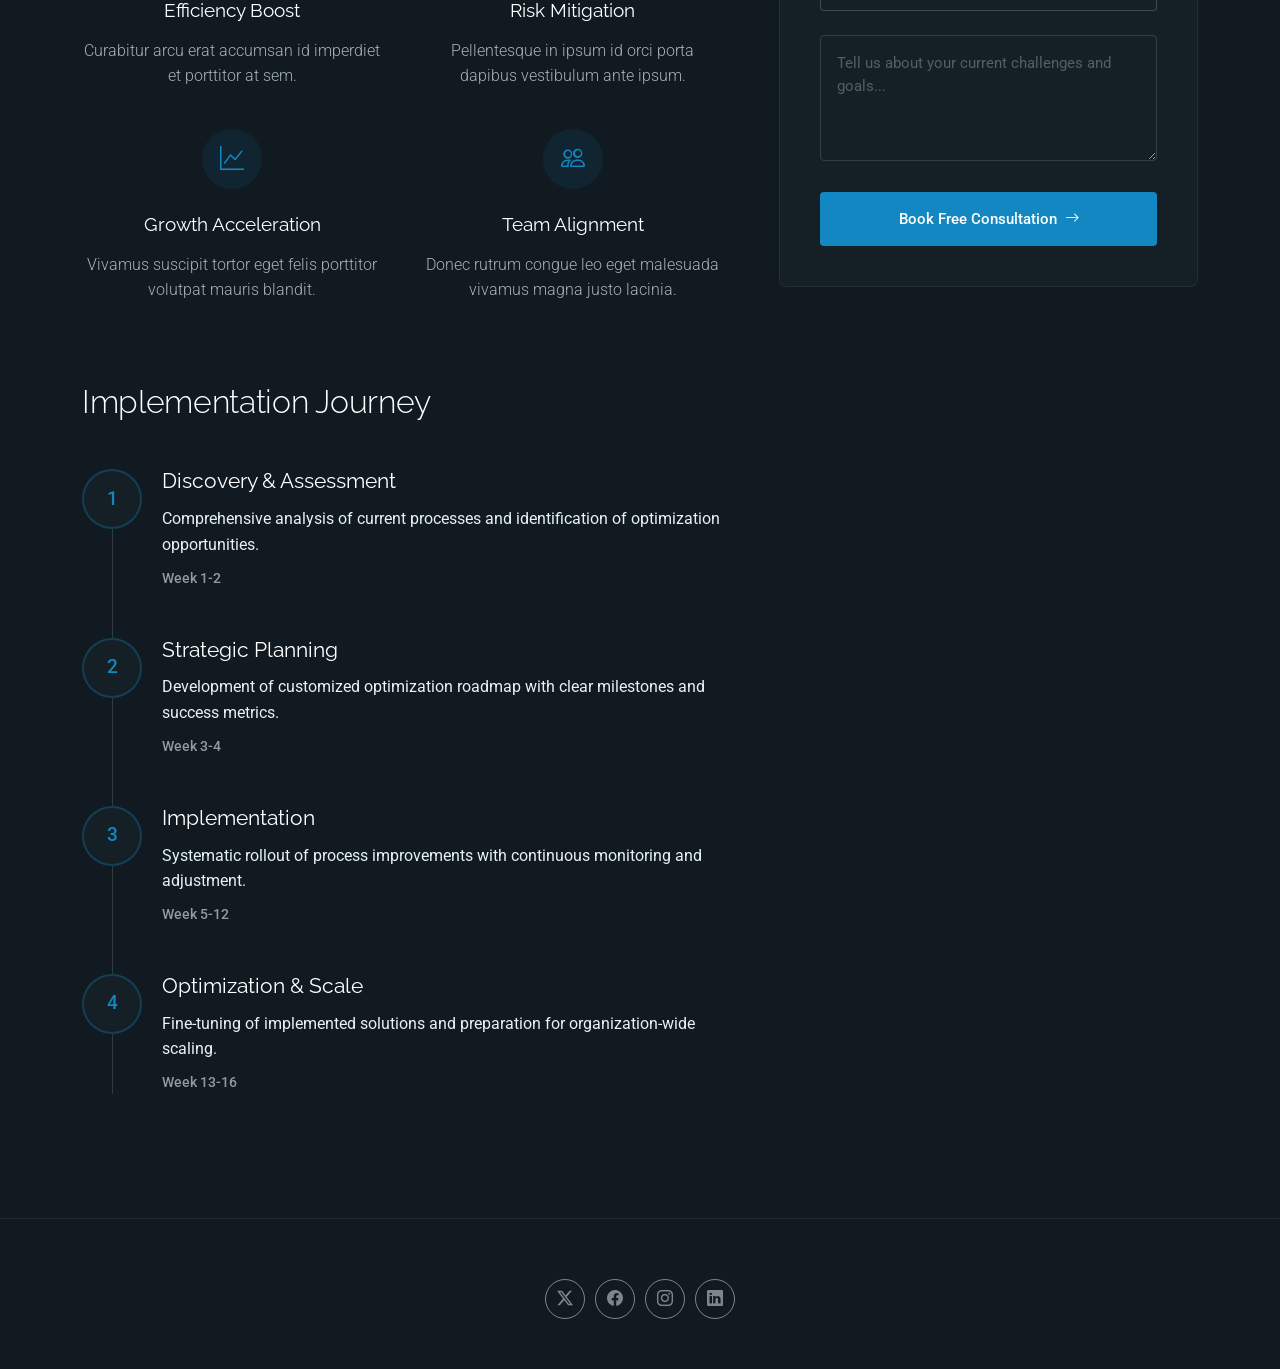
<file: service-details.html>
<!DOCTYPE html>
<html lang="en">

<head>
  <meta charset="utf-8">
  <meta content="width=device-width, initial-scale=1.0" name="viewport">
  <title>Service Details - Ir'fan Nur Muhammad</title>
  <meta name="description" content="">
  <meta name="keywords" content="">

  <!-- Favicons -->
  <link href="assets/img/profile/profile-irfan.png" rel="icon">
  <link href="assets/img/apple-touch-icon.png" rel="apple-touch-icon">

  <!-- Fonts -->
  <link href="https://fonts.googleapis.com" rel="preconnect">
  <link href="https://fonts.gstatic.com" rel="preconnect" crossorigin>
  <link href="https://fonts.googleapis.com/css2?family=Roboto:ital,wght@0,100;0,300;0,400;0,500;0,700;0,900;1,100;1,300;1,400;1,500;1,700;1,900&family=Poppins:ital,wght@0,100;0,200;0,300;0,400;0,500;0,600;0,700;0,800;0,900;1,100;1,200;1,300;1,400;1,500;1,600;1,700;1,800;1,900&family=Raleway:ital,wght@0,100;0,200;0,300;0,400;0,500;0,600;0,700;0,800;0,900;1,100;1,200;1,300;1,400;1,500;1,600;1,700;1,800;1,900&display=swap" rel="stylesheet">

  <!-- Vendor CSS Files -->
  <link href="assets/vendor/bootstrap/css/bootstrap.min.css" rel="stylesheet">
  <link href="assets/vendor/bootstrap-icons/bootstrap-icons.css" rel="stylesheet">
  <link href="assets/vendor/aos/aos.css" rel="stylesheet">
  <link href="assets/vendor/swiper/swiper-bundle.min.css" rel="stylesheet">
  <link href="assets/vendor/glightbox/css/glightbox.min.css" rel="stylesheet">

  <!-- Main CSS File -->
  <link href="assets/css/main.css" rel="stylesheet">

  <!-- =======================================================
  * Template Name: FolioOne
  * Template URL: https://bootstrapmade.com/folioone-bootstrap-portfolio-website-template/
  * Updated: Aug 23 2025 with Bootstrap v5.3.7
  * Author: BootstrapMade.com
  * License: https://bootstrapmade.com/license/
  ======================================================== -->
</head>

<body class="service-details-page">

  <header id="header" class="header d-flex align-items-center light-background sticky-top">
    <div class="container position-relative d-flex align-items-center justify-content-between">

      <!-- <a href="index.html" class="logo d-flex align-items-center me-auto me-xl-0">
      <img src="assets/img/logo.webp" alt="">
      <h1 class="sitename">FolioOne</h1> 
    </a> -->

      <nav id="navmenu" class="navmenu">
        <ul>
          <li><a href="index.html">Home</a></li>
          <li><a href="about.html">About</a></li>
          <li><a href="resume.html">Resume</a></li>
          <li><a href="services.html">Services</a></li>
          <li><a href="portfolio.html">Portfolio</a></li>
          <li class="dropdown"><a href="#"><span>Dropdown</span> <i class="bi bi-chevron-down toggle-dropdown"></i></a>
            <ul>
              <li><a href="#">Dropdown 1</a></li>
              <li class="dropdown"><a href="#"><span>Deep Dropdown</span> <i class="bi bi-chevron-down toggle-dropdown"></i></a>
                <ul>
                  <li><a href="#">Deep Dropdown 1</a></li>
                  <li><a href="#">Deep Dropdown 2</a></li>
                  <li><a href="#">Deep Dropdown 3</a></li>
                  <li><a href="#">Deep Dropdown 4</a></li>
                  <li><a href="#">Deep Dropdown 5</a></li>
                </ul>
              </li>
              <li><a href="#">Dropdown 2</a></li>
              <li><a href="#">Dropdown 3</a></li>
              <li><a href="#">Dropdown 4</a></li>
            </ul>
          </li>
          <li><a href="contact.html">Contact</a></li>
        </ul>
        <i class="mobile-nav-toggle d-xl-none bi bi-list"></i>
      </nav>

      <div class="header-social-links">
        <a href="https://x.com/irfannm21" class="twitter"><i class="bi bi-twitter-x"></i></a>
        <a href="https://web.facebook.com/nmercy.phangould" class="facebook"><i class="bi bi-facebook"></i></a>
        <a href="https://www.instagram.com/irfannm21/" class="instagram"><i class="bi bi-instagram"></i></a>
        <a href="https://www.linkedin.com/in/irfan-nur-muhammad-a097331b2/" class="linkedin"><i class="bi bi-linkedin"></i></a>
      </div>

    </div>
  </header>

  <main class="main">

    <!-- Service Details Section -->
    <section id="service-details" class="service-details section">

      <!-- Section Title -->
      <div class="container section-title" data-aos="fade-up">
        <h2>Service Details</h2>
        <p>Necessitatibus eius consequatur ex aliquid fuga eum quidem sint consectetur velit. Sed ut perspiciatis unde omnis iste natus error sit voluptatem accusantium doloremque laudantium totam rem aperiam</p>
      </div><!-- End Section Title -->

      <div class="container" data-aos="fade-up" data-aos-delay="100">

        <div class="row">

          <!-- Main Content Area -->
          <div class="col-lg-7">

            <!-- Hero Service Introduction -->
            <div class="service-hero" data-aos="fade-up" data-aos-delay="100">
              <div class="service-meta">
                <span class="service-category">Strategic Consulting</span>
                <span class="reading-time">5 min read</span>
              </div>
              <h1>Business Process Optimization</h1>
              <p class="service-description">Vestibulum ante ipsum primis in faucibus orci luctus et ultrices posuere cubilia curae mauris viverra.</p>
            </div>

            <!-- Service Visual -->
            <div class="service-visual" data-aos="zoom-in" data-aos-delay="200">
              <img src="assets/img/services/services-7.webp" alt="Business Process Optimization" class="img-fluid">
            </div>

            <!-- Service Content -->
            <div class="service-narrative" data-aos="fade-up" data-aos-delay="300">
              <h3>Transform Your Operations</h3>
              <p>Donec rutrum congue leo eget malesuada. Vivamus magna justo, lacinia eget consectetur sed, convallis at tellus. Mauris blandit aliquet elit, eget tincidunt nibh pulvinar a. Cras ultricies ligula sed magna dictum porta.</p>

              <p>Sed porttitor lectus nibh. Vestibulum ac diam sit amet quam vehicula elementum sed sit amet dui. Pellentesque habitant morbi tristique senectus et netus et malesuada fames ac turpis egestas. Donec sollicitudin molestie malesuada.</p>

              <!-- Key Benefits Grid -->
              <div class="benefits-grid" data-aos="fade-up" data-aos-delay="400">
                <div class="benefit-card">
                  <div class="benefit-icon">
                    <i class="bi bi-lightning-charge"></i>
                  </div>
                  <h4>Efficiency Boost</h4>
                  <p>Curabitur arcu erat accumsan id imperdiet et porttitor at sem.</p>
                </div>

                <div class="benefit-card">
                  <div class="benefit-icon">
                    <i class="bi bi-shield-check"></i>
                  </div>
                  <h4>Risk Mitigation</h4>
                  <p>Pellentesque in ipsum id orci porta dapibus vestibulum ante ipsum.</p>
                </div>

                <div class="benefit-card">
                  <div class="benefit-icon">
                    <i class="bi bi-graph-up"></i>
                  </div>
                  <h4>Growth Acceleration</h4>
                  <p>Vivamus suscipit tortor eget felis porttitor volutpat mauris blandit.</p>
                </div>

                <div class="benefit-card">
                  <div class="benefit-icon">
                    <i class="bi bi-people"></i>
                  </div>
                  <h4>Team Alignment</h4>
                  <p>Donec rutrum congue leo eget malesuada vivamus magna justo lacinia.</p>
                </div>
              </div>

            </div>

            <!-- Implementation Timeline -->
            <div class="timeline-section" data-aos="fade-up" data-aos-delay="500">
              <h3>Implementation Journey</h3>
              <div class="timeline">
                <div class="timeline-item">
                  <div class="timeline-marker">
                    <span>1</span>
                  </div>
                  <div class="timeline-content">
                    <h4>Discovery &amp; Assessment</h4>
                    <p>Comprehensive analysis of current processes and identification of optimization opportunities.</p>
                    <small>Week 1-2</small>
                  </div>
                </div>

                <div class="timeline-item">
                  <div class="timeline-marker">
                    <span>2</span>
                  </div>
                  <div class="timeline-content">
                    <h4>Strategic Planning</h4>
                    <p>Development of customized optimization roadmap with clear milestones and success metrics.</p>
                    <small>Week 3-4</small>
                  </div>
                </div>

                <div class="timeline-item">
                  <div class="timeline-marker">
                    <span>3</span>
                  </div>
                  <div class="timeline-content">
                    <h4>Implementation</h4>
                    <p>Systematic rollout of process improvements with continuous monitoring and adjustment.</p>
                    <small>Week 5-12</small>
                  </div>
                </div>

                <div class="timeline-item">
                  <div class="timeline-marker">
                    <span>4</span>
                  </div>
                  <div class="timeline-content">
                    <h4>Optimization &amp; Scale</h4>
                    <p>Fine-tuning of implemented solutions and preparation for organization-wide scaling.</p>
                    <small>Week 13-16</small>
                  </div>
                </div>
              </div>
            </div>

          </div><!-- End Main Content -->

          <!-- Service Sidebar -->
          <div class="col-lg-5">
            <div class="service-sidebar" data-aos="fade-up" data-aos-delay="200">

              <!-- Service Overview Card -->
              <div class="overview-card">
                <div class="overview-header">
                  <h4>Service Overview</h4>
                </div>
                <div class="overview-stats">
                  <div class="stat-item">
                    <div class="stat-number">16</div>
                    <div class="stat-label">Weeks Duration</div>
                  </div>
                  <div class="stat-item">
                    <div class="stat-number">85%</div>
                    <div class="stat-label">Efficiency Gain</div>
                  </div>
                  <div class="stat-item">
                    <div class="stat-number">24/7</div>
                    <div class="stat-label">Support Access</div>
                  </div>
                </div>

                <div class="overview-details">
                  <div class="detail-row">
                    <span class="detail-label">Investment Range</span>
                    <span class="detail-value">$15K - $45K</span>
                  </div>
                  <div class="detail-row">
                    <span class="detail-label">Team Composition</span>
                    <span class="detail-value">3-5 Specialists</span>
                  </div>
                  <div class="detail-row">
                    <span class="detail-label">Industries Served</span>
                    <span class="detail-value">Manufacturing, Tech, Finance</span>
                  </div>
                </div>
              </div>

              <!-- Client Success Story -->
              <div class="success-story">
                <div class="story-quote">
                  <p>"Curabitur non nulla sit amet nisl tempus convallis quis ac lectus. Pellentesque habitant morbi tristique senectus et netus et malesuada fames ac turpis egestas."</p>
                </div>
                <div class="story-author">
                  <img src="assets/img/person/person-m-8.webp" alt="Michael Chen" class="author-avatar">
                  <div class="author-details">
                    <h5>Michael Chen</h5>
                    <span>Operations Director</span>
                    <small>TechCorp Industries</small>
                  </div>
                </div>
                <div class="story-metrics">
                  <div class="metric">
                    <span class="metric-value">45%</span>
                    <span class="metric-label">Cost Reduction</span>
                  </div>
                  <div class="metric">
                    <span class="metric-value">3x</span>
                    <span class="metric-label">Speed Increase</span>
                  </div>
                </div>
              </div>

              <!-- Consultation Form -->
              <div class="consultation-form">
                <div class="form-header">
                  <h4>Schedule Consultation</h4>
                  <p>Vestibulum ac diam sit amet quam vehicula elementum sed sit amet dui.</p>
                </div>

                <form action="forms/consultation.php" method="post" class="php-email-form">
                  <div class="form-group">
                    <input type="text" name="name" class="form-input" placeholder="Full Name" required="">
                  </div>

                  <div class="form-group">
                    <input type="email" name="email" class="form-input" placeholder="Email Address" required="">
                  </div>

                  <div class="form-group">
                    <input type="tel" name="phone" class="form-input" placeholder="Phone Number">
                  </div>

                  <input type="hidden" name="subject" value="Business Process Optimization Consultation">

                  <div class="form-group">
                    <textarea name="message" class="form-input" rows="4" placeholder="Tell us about your current challenges and goals..." required=""></textarea>
                  </div>

                  <div class="loading">Loading</div>
                  <div class="error-message"></div>
                  <div class="sent-message">Your consultation request has been sent. Thank you!</div>

                  <button type="submit" class="btn-consultation">
                    <span>Book Free Consultation</span>
                    <i class="bi bi-arrow-right"></i>
                  </button>
                </form>
              </div>

            </div>
          </div><!-- End Sidebar -->

        </div>

      </div>

    </section><!-- /Service Details Section -->

  </main>

  <footer id="footer" class="footer">

    <div class="container">
      <div class="copyright text-center ">
        
      </div>
      <div class="social-links d-flex justify-content-center">
        <a href="https://x.com/irfannm21"><i class="bi bi-twitter-x"></i></a>
        <a href="https://web.facebook.com/nmercy.phangould"><i class="bi bi-facebook"></i></a>
        <a href="https://www.instagram.com/irfannm21/"><i class="bi bi-instagram"></i></a>
        <a href="https://www.linkedin.com/in/irfan-nur-muhammad-a097331b2/"><i class="bi bi-linkedin"></i></a>
      </div>
      <div class="credits">
        <!-- All the links in the footer should remain intact. -->
        <!-- You can delete the links only if you've purchased the pro version. -->
        <!-- Licensing information: https://bootstrapmade.com/license/ -->
        <!-- Purchase the pro version with working PHP/AJAX contact form: [buy-url] -->
       
      </div>
    </div>

  </footer>

  <!-- Scroll Top -->
  <a href="#" id="scroll-top" class="scroll-top d-flex align-items-center justify-content-center"><i class="bi bi-arrow-up-short"></i></a>

  <!-- Preloader -->
  <div id="preloader"></div>

  <!-- Vendor JS Files -->
  <script src="assets/vendor/bootstrap/js/bootstrap.bundle.min.js"></script>
  <script src="assets/vendor/php-email-form/validate.js"></script>
  <script src="assets/vendor/aos/aos.js"></script>
  <script src="assets/vendor/typed.js/typed.umd.js"></script>
  <script src="assets/vendor/waypoints/noframework.waypoints.js"></script>
  <script src="assets/vendor/purecounter/purecounter_vanilla.js"></script>
  <script src="assets/vendor/swiper/swiper-bundle.min.js"></script>
  <script src="assets/vendor/imagesloaded/imagesloaded.pkgd.min.js"></script>
  <script src="assets/vendor/isotope-layout/isotope.pkgd.min.js"></script>
  <script src="assets/vendor/glightbox/js/glightbox.min.js"></script>

  <!-- Main JS File -->
  <script src="assets/js/main.js"></script>

</body>

</html>
</file>
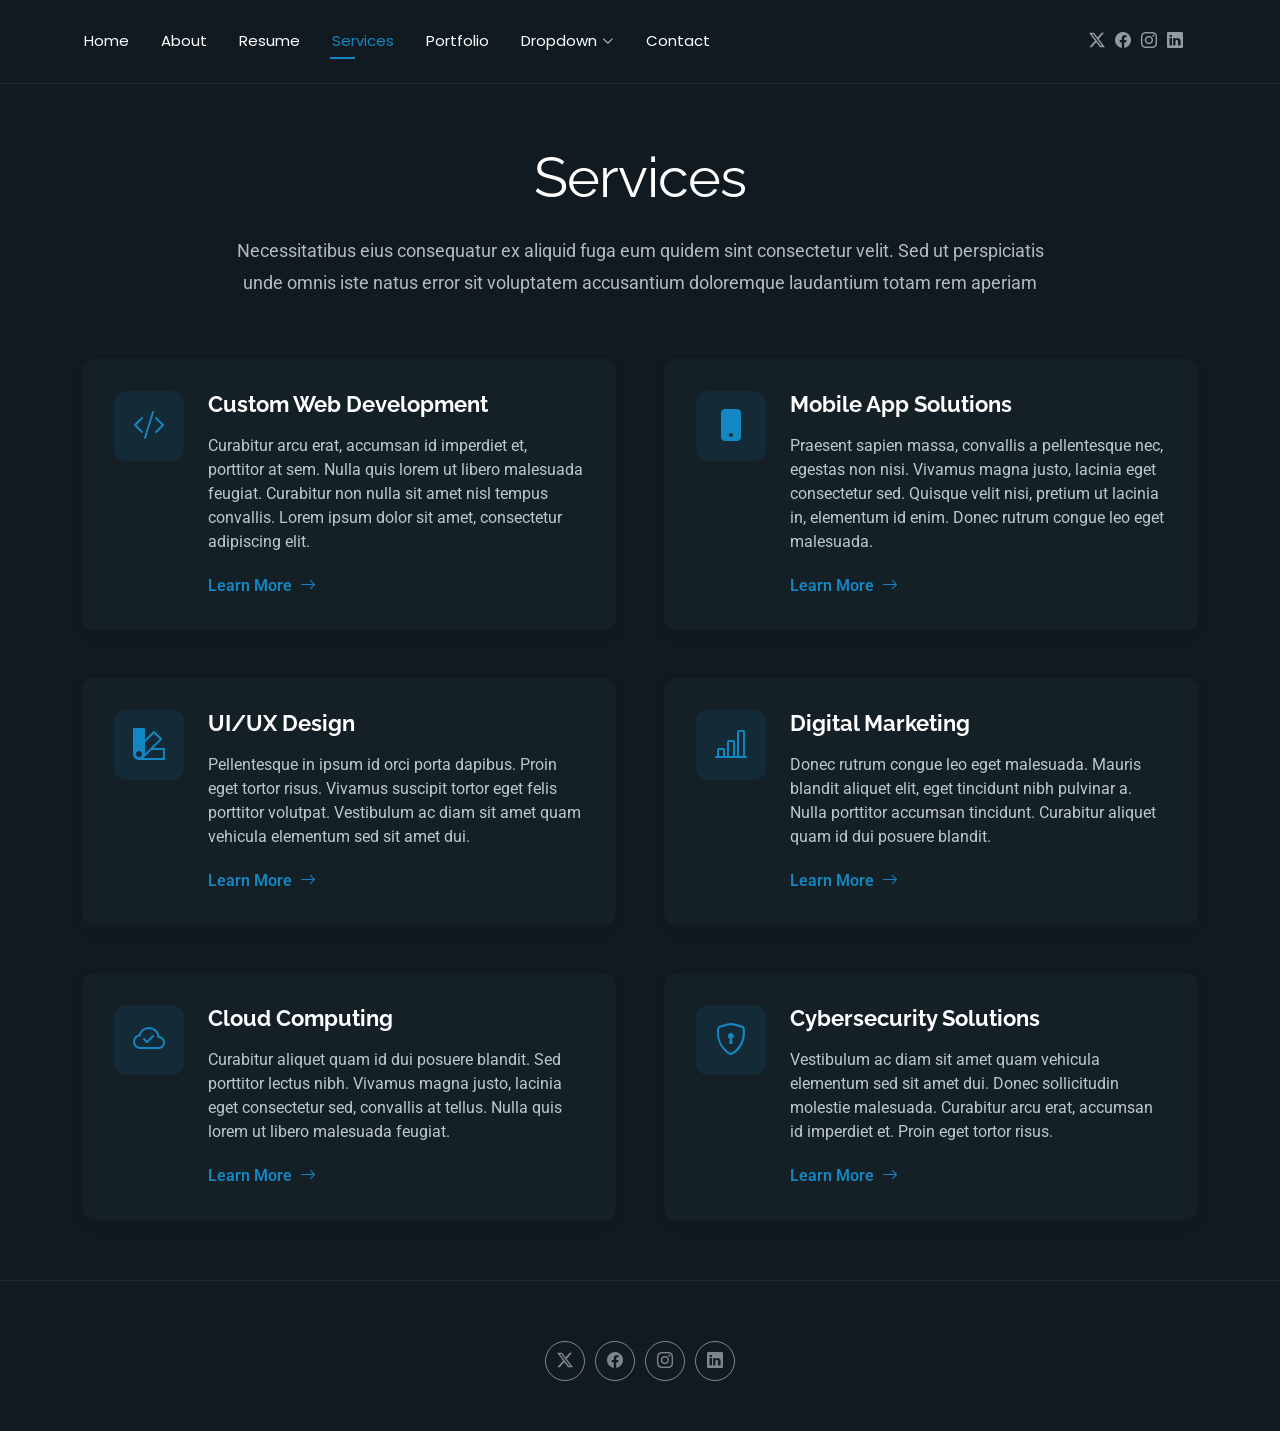
<file: services.html>
<!DOCTYPE html>
<html lang="en">

<head>
  <meta charset="utf-8">
  <meta content="width=device-width, initial-scale=1.0" name="viewport">
  <title>Services - Ir'fan Nur Muhammad</title>
  <meta name="description" content="">
  <meta name="keywords" content="">

  <!-- Favicons -->
  <link href="assets/img/profile/profile-irfan.png" rel="icon">
  <link href="assets/img/apple-touch-icon.png" rel="apple-touch-icon">

  <!-- Fonts -->
  <link href="https://fonts.googleapis.com" rel="preconnect">
  <link href="https://fonts.gstatic.com" rel="preconnect" crossorigin>
  <link href="https://fonts.googleapis.com/css2?family=Roboto:ital,wght@0,100;0,300;0,400;0,500;0,700;0,900;1,100;1,300;1,400;1,500;1,700;1,900&family=Poppins:ital,wght@0,100;0,200;0,300;0,400;0,500;0,600;0,700;0,800;0,900;1,100;1,200;1,300;1,400;1,500;1,600;1,700;1,800;1,900&family=Raleway:ital,wght@0,100;0,200;0,300;0,400;0,500;0,600;0,700;0,800;0,900;1,100;1,200;1,300;1,400;1,500;1,600;1,700;1,800;1,900&display=swap" rel="stylesheet">

  <!-- Vendor CSS Files -->
  <link href="assets/vendor/bootstrap/css/bootstrap.min.css" rel="stylesheet">
  <link href="assets/vendor/bootstrap-icons/bootstrap-icons.css" rel="stylesheet">
  <link href="assets/vendor/aos/aos.css" rel="stylesheet">
  <link href="assets/vendor/swiper/swiper-bundle.min.css" rel="stylesheet">
  <link href="assets/vendor/glightbox/css/glightbox.min.css" rel="stylesheet">

  <!-- Main CSS File -->
  <link href="assets/css/main.css" rel="stylesheet">

  <!-- =======================================================
  * Template Name: FolioOne
  * Template URL: https://bootstrapmade.com/folioone-bootstrap-portfolio-website-template/
  * Updated: Aug 23 2025 with Bootstrap v5.3.7
  * Author: BootstrapMade.com
  * License: https://bootstrapmade.com/license/
  ======================================================== -->
</head>

<body class="services-page">

  <header id="header" class="header d-flex align-items-center light-background sticky-top">
    <div class="container position-relative d-flex align-items-center justify-content-between">

      <!-- <a href="index.html" class="logo d-flex align-items-center me-auto me-xl-0">
      <img src="assets/img/logo.webp" alt="">
      <h1 class="sitename">FolioOne</h1> 
    </a> -->

      <nav id="navmenu" class="navmenu">
        <ul>
          <li><a href="index.html">Home</a></li>
          <li><a href="about.html">About</a></li>
          <li><a href="resume.html">Resume</a></li>
          <li><a href="services.html" class="active">Services</a></li>
          <li><a href="portfolio.html">Portfolio</a></li>
          <li class="dropdown"><a href="#"><span>Dropdown</span> <i class="bi bi-chevron-down toggle-dropdown"></i></a>
            <ul>
              <li><a href="#">Dropdown 1</a></li>
              <li class="dropdown"><a href="#"><span>Deep Dropdown</span> <i class="bi bi-chevron-down toggle-dropdown"></i></a>
                <ul>
                  <li><a href="#">Deep Dropdown 1</a></li>
                  <li><a href="#">Deep Dropdown 2</a></li>
                  <li><a href="#">Deep Dropdown 3</a></li>
                  <li><a href="#">Deep Dropdown 4</a></li>
                  <li><a href="#">Deep Dropdown 5</a></li>
                </ul>
              </li>
              <li><a href="#">Dropdown 2</a></li>
              <li><a href="#">Dropdown 3</a></li>
              <li><a href="#">Dropdown 4</a></li>
            </ul>
          </li>
          <li><a href="contact.html">Contact</a></li>
        </ul>
        <i class="mobile-nav-toggle d-xl-none bi bi-list"></i>
      </nav>

      <div class="header-social-links">
        <a href="https://x.com/irfannm21" class="twitter"><i class="bi bi-twitter-x"></i></a>
        <a href="https://web.facebook.com/nmercy.phangould" class="facebook"><i class="bi bi-facebook"></i></a>
        <a href="https://www.instagram.com/irfannm21/" class="instagram"><i class="bi bi-instagram"></i></a>
        <a href="https://www.linkedin.com/in/irfan-nur-muhammad-a097331b2/" class="linkedin"><i class="bi bi-linkedin"></i></a>
      </div>

    </div>
  </header>

  <main class="main">

    <!-- Services Section -->
    <section id="services" class="services section">

      <!-- Section Title -->
      <div class="container section-title" data-aos="fade-up">
        <h2>Services</h2>
        <p>Necessitatibus eius consequatur ex aliquid fuga eum quidem sint consectetur velit. Sed ut perspiciatis unde omnis iste natus error sit voluptatem accusantium doloremque laudantium totam rem aperiam</p>
      </div><!-- End Section Title -->

      <div class="container" data-aos="fade-up" data-aos-delay="100">

        <div class="row justify-content-center g-5">

          <div class="col-md-6" data-aos="fade-right" data-aos-delay="100">
            <div class="service-item">
              <div class="service-icon">
                <i class="bi bi-code-slash"></i>
              </div>
              <div class="service-content">
                <h3>Custom Web Development</h3>
                <p>Curabitur arcu erat, accumsan id imperdiet et, porttitor at sem. Nulla quis lorem ut libero malesuada feugiat. Curabitur non nulla sit amet nisl tempus convallis. Lorem ipsum dolor sit amet, consectetur adipiscing elit.</p>
                <a href="service-details.html" class="service-link">
                  <span>Learn More</span>
                  <i class="bi bi-arrow-right"></i>
                </a>
              </div>
            </div>
          </div><!-- End Service Item -->

          <div class="col-md-6" data-aos="fade-left" data-aos-delay="100">
            <div class="service-item">
              <div class="service-icon">
                <i class="bi bi-phone-fill"></i>
              </div>
              <div class="service-content">
                <h3>Mobile App Solutions</h3>
                <p>Praesent sapien massa, convallis a pellentesque nec, egestas non nisi. Vivamus magna justo, lacinia eget consectetur sed. Quisque velit nisi, pretium ut lacinia in, elementum id enim. Donec rutrum congue leo eget malesuada.</p>
                <a href="service-details.html" class="service-link">
                  <span>Learn More</span>
                  <i class="bi bi-arrow-right"></i>
                </a>
              </div>
            </div>
          </div><!-- End Service Item -->

          <div class="col-md-6" data-aos="fade-right" data-aos-delay="200">
            <div class="service-item">
              <div class="service-icon">
                <i class="bi bi-palette2"></i>
              </div>
              <div class="service-content">
                <h3>UI/UX Design</h3>
                <p>Pellentesque in ipsum id orci porta dapibus. Proin eget tortor risus. Vivamus suscipit tortor eget felis porttitor volutpat. Vestibulum ac diam sit amet quam vehicula elementum sed sit amet dui.</p>
                <a href="service-details.html" class="service-link">
                  <span>Learn More</span>
                  <i class="bi bi-arrow-right"></i>
                </a>
              </div>
            </div>
          </div><!-- End Service Item -->

          <div class="col-md-6" data-aos="fade-left" data-aos-delay="200">
            <div class="service-item">
              <div class="service-icon">
                <i class="bi bi-bar-chart-line"></i>
              </div>
              <div class="service-content">
                <h3>Digital Marketing</h3>
                <p>Donec rutrum congue leo eget malesuada. Mauris blandit aliquet elit, eget tincidunt nibh pulvinar a. Nulla porttitor accumsan tincidunt. Curabitur aliquet quam id dui posuere blandit.</p>
                <a href="service-details.html" class="service-link">
                  <span>Learn More</span>
                  <i class="bi bi-arrow-right"></i>
                </a>
              </div>
            </div>
          </div><!-- End Service Item -->

          <div class="col-md-6" data-aos="fade-right" data-aos-delay="300">
            <div class="service-item">
              <div class="service-icon">
                <i class="bi bi-cloud-check"></i>
              </div>
              <div class="service-content">
                <h3>Cloud Computing</h3>
                <p>Curabitur aliquet quam id dui posuere blandit. Sed porttitor lectus nibh. Vivamus magna justo, lacinia eget consectetur sed, convallis at tellus. Nulla quis lorem ut libero malesuada feugiat.</p>
                <a href="service-details.html" class="service-link">
                  <span>Learn More</span>
                  <i class="bi bi-arrow-right"></i>
                </a>
              </div>
            </div>
          </div><!-- End Service Item -->

          <div class="col-md-6" data-aos="fade-left" data-aos-delay="300">
            <div class="service-item">
              <div class="service-icon">
                <i class="bi bi-shield-lock"></i>
              </div>
              <div class="service-content">
                <h3>Cybersecurity Solutions</h3>
                <p>Vestibulum ac diam sit amet quam vehicula elementum sed sit amet dui. Donec sollicitudin molestie malesuada. Curabitur arcu erat, accumsan id imperdiet et. Proin eget tortor risus.</p>
                <a href="service-details.html" class="service-link">
                  <span>Learn More</span>
                  <i class="bi bi-arrow-right"></i>
                </a>
              </div>
            </div>
          </div><!-- End Service Item -->

        </div>

      </div>

    </section><!-- /Services Section -->

  </main>

  <footer id="footer" class="footer">

    <div class="container">
      <div class="copyright text-center ">
        
      </div>
      <div class="social-links d-flex justify-content-center">
        <a href="https://x.com/irfannm21"><i class="bi bi-twitter-x"></i></a>
        <a href="https://web.facebook.com/nmercy.phangould"><i class="bi bi-facebook"></i></a>
        <a href="https://www.instagram.com/irfannm21/"><i class="bi bi-instagram"></i></a>
        <a href="https://www.linkedin.com/in/irfan-nur-muhammad-a097331b2/"><i class="bi bi-linkedin"></i></a>
      </div>
      <div class="credits">
        <!-- All the links in the footer should remain intact. -->
        <!-- You can delete the links only if you've purchased the pro version. -->
        <!-- Licensing information: https://bootstrapmade.com/license/ -->
        <!-- Purchase the pro version with working PHP/AJAX contact form: [buy-url] -->
       
      </div>
    </div>

  </footer>

  <!-- Scroll Top -->
  <a href="#" id="scroll-top" class="scroll-top d-flex align-items-center justify-content-center"><i class="bi bi-arrow-up-short"></i></a>

  <!-- Preloader -->
  <div id="preloader"></div>

  <!-- Vendor JS Files -->
  <script src="assets/vendor/bootstrap/js/bootstrap.bundle.min.js"></script>
  <script src="assets/vendor/php-email-form/validate.js"></script>
  <script src="assets/vendor/aos/aos.js"></script>
  <script src="assets/vendor/typed.js/typed.umd.js"></script>
  <script src="assets/vendor/waypoints/noframework.waypoints.js"></script>
  <script src="assets/vendor/purecounter/purecounter_vanilla.js"></script>
  <script src="assets/vendor/swiper/swiper-bundle.min.js"></script>
  <script src="assets/vendor/imagesloaded/imagesloaded.pkgd.min.js"></script>
  <script src="assets/vendor/isotope-layout/isotope.pkgd.min.js"></script>
  <script src="assets/vendor/glightbox/js/glightbox.min.js"></script>

  <!-- Main JS File -->
  <script src="assets/js/main.js"></script>

</body>

</html>
</file>
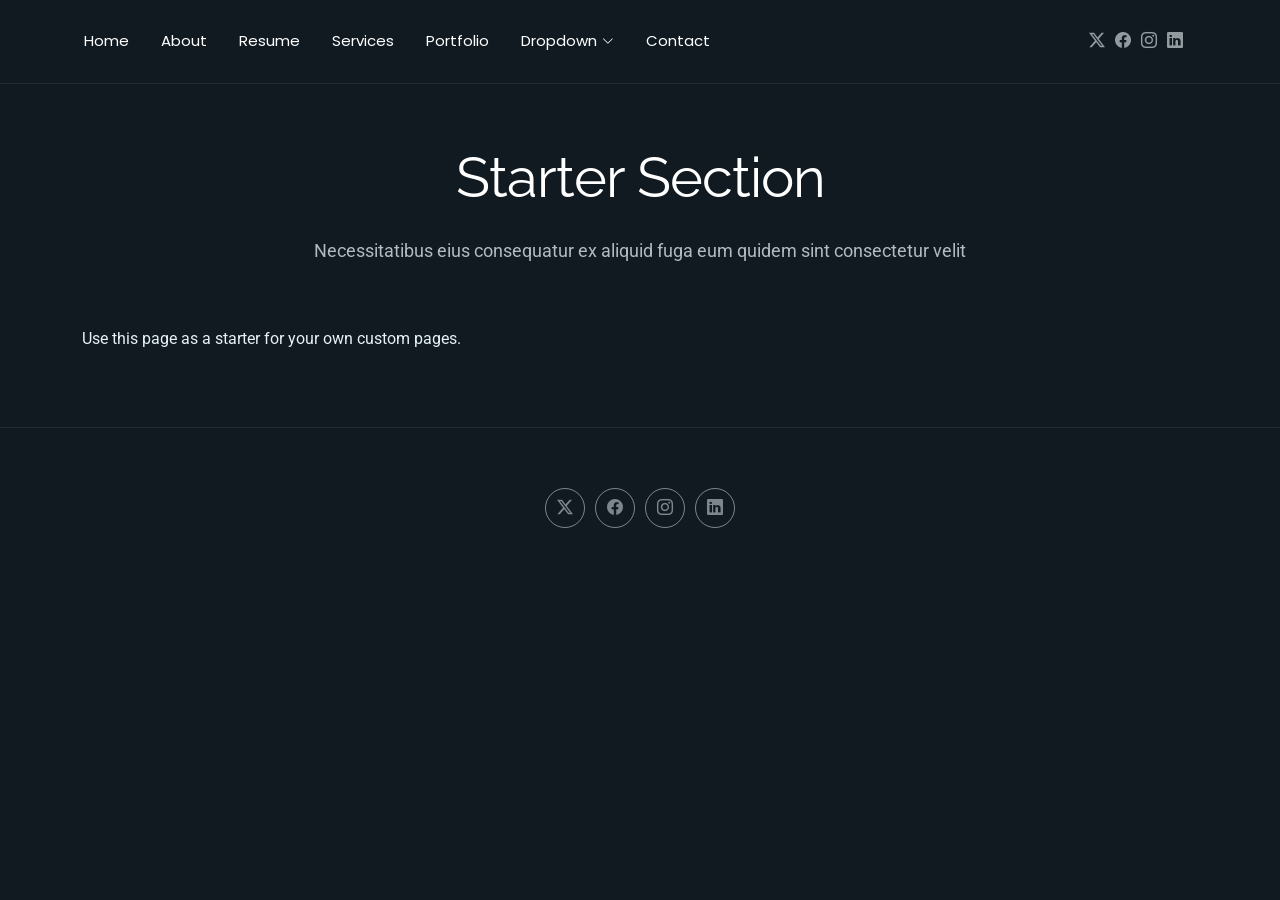
<file: starter-page.html>
<!DOCTYPE html>
<html lang="en">

<head>
  <meta charset="utf-8">
  <meta content="width=device-width, initial-scale=1.0" name="viewport">
  <title>Starter Page - Ir'fan Nur Muhammad</title>
  <meta name="description" content="">
  <meta name="keywords" content="">

  <!-- Favicons -->
  <link href="assets/img/profile/profile-irfan.png" rel="icon">
  <link href="assets/img/apple-touch-icon.png" rel="apple-touch-icon">

  <!-- Fonts -->
  <link href="https://fonts.googleapis.com" rel="preconnect">
  <link href="https://fonts.gstatic.com" rel="preconnect" crossorigin>
  <link href="https://fonts.googleapis.com/css2?family=Roboto:ital,wght@0,100;0,300;0,400;0,500;0,700;0,900;1,100;1,300;1,400;1,500;1,700;1,900&family=Poppins:ital,wght@0,100;0,200;0,300;0,400;0,500;0,600;0,700;0,800;0,900;1,100;1,200;1,300;1,400;1,500;1,600;1,700;1,800;1,900&family=Raleway:ital,wght@0,100;0,200;0,300;0,400;0,500;0,600;0,700;0,800;0,900;1,100;1,200;1,300;1,400;1,500;1,600;1,700;1,800;1,900&display=swap" rel="stylesheet">

  <!-- Vendor CSS Files -->
  <link href="assets/vendor/bootstrap/css/bootstrap.min.css" rel="stylesheet">
  <link href="assets/vendor/bootstrap-icons/bootstrap-icons.css" rel="stylesheet">
  <link href="assets/vendor/aos/aos.css" rel="stylesheet">
  <link href="assets/vendor/swiper/swiper-bundle.min.css" rel="stylesheet">
  <link href="assets/vendor/glightbox/css/glightbox.min.css" rel="stylesheet">

  <!-- Main CSS File -->
  <link href="assets/css/main.css" rel="stylesheet">

  <!-- =======================================================
  * Template Name: FolioOne
  * Template URL: https://bootstrapmade.com/folioone-bootstrap-portfolio-website-template/
  * Updated: Aug 23 2025 with Bootstrap v5.3.7
  * Author: BootstrapMade.com
  * License: https://bootstrapmade.com/license/
  ======================================================== -->
</head>

<body class="starter-page-page">

  <header id="header" class="header d-flex align-items-center light-background sticky-top">
    <div class="container position-relative d-flex align-items-center justify-content-between">

      <!-- <a href="index.html" class="logo d-flex align-items-center me-auto me-xl-0">
      <img src="assets/img/logo.webp" alt="">
      <h1 class="sitename">FolioOne</h1> 
    </a> -->

      <nav id="navmenu" class="navmenu">
        <ul>
          <li><a href="index.html">Home</a></li>
          <li><a href="about.html">About</a></li>
          <li><a href="resume.html">Resume</a></li>
          <li><a href="services.html">Services</a></li>
          <li><a href="portfolio.html">Portfolio</a></li>
          <li class="dropdown"><a href="#"><span>Dropdown</span> <i class="bi bi-chevron-down toggle-dropdown"></i></a>
            <ul>
              <li><a href="#">Dropdown 1</a></li>
              <li class="dropdown"><a href="#"><span>Deep Dropdown</span> <i class="bi bi-chevron-down toggle-dropdown"></i></a>
                <ul>
                  <li><a href="#">Deep Dropdown 1</a></li>
                  <li><a href="#">Deep Dropdown 2</a></li>
                  <li><a href="#">Deep Dropdown 3</a></li>
                  <li><a href="#">Deep Dropdown 4</a></li>
                  <li><a href="#">Deep Dropdown 5</a></li>
                </ul>
              </li>
              <li><a href="#">Dropdown 2</a></li>
              <li><a href="#">Dropdown 3</a></li>
              <li><a href="#">Dropdown 4</a></li>
            </ul>
          </li>
          <li><a href="contact.html">Contact</a></li>
        </ul>
        <i class="mobile-nav-toggle d-xl-none bi bi-list"></i>
      </nav>

      <div class="header-social-links">
        <a href="https://x.com/irfannm21" class="twitter"><i class="bi bi-twitter-x"></i></a>
        <a href="https://web.facebook.com/nmercy.phangould" class="facebook"><i class="bi bi-facebook"></i></a>
        <a href="https://www.instagram.com/irfannm21/" class="instagram"><i class="bi bi-instagram"></i></a>
        <a href="https://www.linkedin.com/in/irfan-nur-muhammad-a097331b2/" class="linkedin"><i class="bi bi-linkedin"></i></a>
      </div>

    </div>
  </header>

  <main class="main">

    <!-- Starter Section Section -->
    <section id="starter-section" class="starter-section section">

      <!-- Section Title -->
      <div class="container section-title" data-aos="fade-up">
        <h2>Starter Section</h2>
        <p>Necessitatibus eius consequatur ex aliquid fuga eum quidem sint consectetur velit</p>
      </div><!-- End Section Title -->

      <div class="container" data-aos="fade-up">
        <p>Use this page as a starter for your own custom pages.</p>
      </div>

    </section><!-- /Starter Section Section -->

  </main>

  <footer id="footer" class="footer">

    <div class="container">
      <div class="copyright text-center ">
        
      </div>
      <div class="social-links d-flex justify-content-center">
        <a href="https://x.com/irfannm21"><i class="bi bi-twitter-x"></i></a>
        <a href="https://web.facebook.com/nmercy.phangould"><i class="bi bi-facebook"></i></a>
        <a href="https://www.instagram.com/irfannm21/"><i class="bi bi-instagram"></i></a>
        <a href="https://www.linkedin.com/in/irfan-nur-muhammad-a097331b2/"><i class="bi bi-linkedin"></i></a>
      </div>
      <div class="credits">
        <!-- All the links in the footer should remain intact. -->
        <!-- You can delete the links only if you've purchased the pro version. -->
        <!-- Licensing information: https://bootstrapmade.com/license/ -->
        <!-- Purchase the pro version with working PHP/AJAX contact form: [buy-url] -->
       
      </div>
    </div>

  </footer>

  <!-- Scroll Top -->
  <a href="#" id="scroll-top" class="scroll-top d-flex align-items-center justify-content-center"><i class="bi bi-arrow-up-short"></i></a>

  <!-- Preloader -->
  <div id="preloader"></div>

  <!-- Vendor JS Files -->
  <script src="assets/vendor/bootstrap/js/bootstrap.bundle.min.js"></script>
  <script src="assets/vendor/php-email-form/validate.js"></script>
  <script src="assets/vendor/aos/aos.js"></script>
  <script src="assets/vendor/typed.js/typed.umd.js"></script>
  <script src="assets/vendor/waypoints/noframework.waypoints.js"></script>
  <script src="assets/vendor/purecounter/purecounter_vanilla.js"></script>
  <script src="assets/vendor/swiper/swiper-bundle.min.js"></script>
  <script src="assets/vendor/imagesloaded/imagesloaded.pkgd.min.js"></script>
  <script src="assets/vendor/isotope-layout/isotope.pkgd.min.js"></script>
  <script src="assets/vendor/glightbox/js/glightbox.min.js"></script>

  <!-- Main JS File -->
  <script src="assets/js/main.js"></script>

</body>

</html>
</file>
<file: assets/css/main.css>
/**
* Template Name: FolioOne
* Template URL: https://bootstrapmade.com/folioone-bootstrap-portfolio-website-template/
* Updated: Aug 23 2025 with Bootstrap v5.3.7
* Author: BootstrapMade.com
* License: https://bootstrapmade.com/license/
*/

/*--------------------------------------------------------------
# Font & Color Variables
# Help: https://bootstrapmade.com/color-system/
--------------------------------------------------------------*/
/* Fonts */
:root {
  --default-font: "Roboto",  system-ui, -apple-system, "Segoe UI", Roboto, "Helvetica Neue", Arial, "Noto Sans", "Liberation Sans", sans-serif, "Apple Color Emoji", "Segoe UI Emoji", "Segoe UI Symbol", "Noto Color Emoji";
  --heading-font: "Raleway",  sans-serif;
  --nav-font: "Poppins",  sans-serif;
}

/* Global Colors - The following color variables are used throughout the website. Updating them here will change the color scheme of the entire website */
:root { 
  --background-color: #101a20; /* Background color for the entire website, including individual sections */
  --default-color: #e7f2f7; /* Default color used for the majority of the text content across the entire website */
  --heading-color: #ffffff; /* Color for headings, subheadings and title throughout the website */
  --accent-color: #1387c1; /* Accent color that represents your brand on the website. It's used for buttons, links, and other elements that need to stand out */
  --surface-color: #141f26; /* The surface color is used as a background of boxed elements within sections, such as cards, icon boxes, or other elements that require a visual separation from the global background. */
  --contrast-color: #ffffff; /* Contrast color for text, ensuring readability against backgrounds of accent, heading, or default colors. */
}

/* Nav Menu Colors - The following color variables are used specifically for the navigation menu. They are separate from the global colors to allow for more customization options */
:root {
  --nav-color: #ffffff;  /* The default color of the main navmenu links */
  --nav-hover-color: #1387c1; /* Applied to main navmenu links when they are hovered over or active */
  --nav-mobile-background-color: #213642; /* Used as the background color for mobile navigation menu */
  --nav-dropdown-background-color: #051117; /* Used as the background color for dropdown items that appear when hovering over primary navigation items */
  --nav-dropdown-color: #e7f2f7; /* Used for navigation links of the dropdown items in the navigation menu. */
  --nav-dropdown-hover-color: #1387c1; /* Similar to --nav-hover-color, this color is applied to dropdown navigation links when they are hovered over. */
}

/* Color Presets - These classes override global colors when applied to any section or element, providing reuse of the sam color scheme. */

.light-background {
  --background-color: #142027;
  --surface-color: #325264;
}

.dark-background {
  --background-color: #0b1419;
  --default-color: #ffffff;
  --heading-color: #ffffff;
  --surface-color: #252525;
  --contrast-color: #ffffff;
}

/* Smooth scroll */
:root {
  scroll-behavior: smooth;
}

/*--------------------------------------------------------------
# General Styling & Shared Classes
--------------------------------------------------------------*/
body {
  color: var(--default-color);
  background-color: var(--background-color);
  font-family: var(--default-font);
}

a {
  color: var(--accent-color);
  text-decoration: none;
  transition: 0.3s;
}

a:hover {
  color: color-mix(in srgb, var(--accent-color), transparent 25%);
  text-decoration: none;
}

h1,
h2,
h3,
h4,
h5,
h6 {
  color: var(--heading-color);
  font-family: var(--heading-font);
}

/* PHP Email Form Messages
------------------------------*/
.php-email-form .error-message {
  display: none;
  background: #df1529;
  color: #ffffff;
  text-align: left;
  padding: 15px;
  margin-bottom: 24px;
  font-weight: 600;
}

.php-email-form .sent-message {
  display: none;
  color: #ffffff;
  background: #059652;
  text-align: center;
  padding: 15px;
  margin-bottom: 24px;
  font-weight: 600;
}

.php-email-form .loading {
  display: none;
  background: var(--surface-color);
  text-align: center;
  padding: 15px;
  margin-bottom: 24px;
}

.php-email-form .loading:before {
  content: "";
  display: inline-block;
  border-radius: 50%;
  width: 24px;
  height: 24px;
  margin: 0 10px -6px 0;
  border: 3px solid var(--accent-color);
  border-top-color: var(--surface-color);
  animation: php-email-form-loading 1s linear infinite;
}

@keyframes php-email-form-loading {
  0% {
    transform: rotate(0deg);
  }

  100% {
    transform: rotate(360deg);
  }
}

/*--------------------------------------------------------------
# Global Header
--------------------------------------------------------------*/
.header {
  --background-color: rgba(255, 255, 255, 0);
  color: var(--default-color);
  background-color: var(--background-color);
  padding: 15px 0;
  transition: all 0.5s;
  z-index: 997;
  border-bottom: 1px solid color-mix(in srgb, var(--default-color), transparent 92%);
}

.header .logo {
  line-height: 1;
}

.header .logo img {
  max-height: 36px;
  margin-right: 8px;
}

.header .logo h1 {
  font-size: 32px;
  margin: 0;
  font-weight: 400;
  color: var(--heading-color);
}

.header .header-social-links {
  padding-right: 15px;
}

.header .header-social-links a {
  color: color-mix(in srgb, var(--default-color), transparent 40%);
  padding-left: 6px;
  display: inline-block;
  transition: 0.3s;
  font-size: 16px;
}

.header .header-social-links a:hover {
  color: var(--default-color);
}

.header .header-social-links a i {
  line-height: 0px;
}

@media (max-width: 1200px) {
  .header .logo {
    order: 1;
  }

  .header .header-social-links {
    order: 2;
  }

  .header .navmenu {
    order: 3;
  }
}

/* Global Header on Scroll
------------------------------*/
.scrolled .header {
  --background-color: rgba(16, 26, 32, 0.9);
}

/*--------------------------------------------------------------
# Navigation Menu
--------------------------------------------------------------*/
/* Desktop Navigation */
@media (min-width: 1200px) {
  .navmenu {
    padding: 0;
  }

  .navmenu ul {
    margin: 0;
    padding: 0;
    display: flex;
    list-style: none;
    align-items: center;
  }

  .navmenu li {
    position: relative;
  }

  .navmenu>ul>li {
    white-space: nowrap;
    padding: 15px 28px 15px 0;
  }

  .navmenu>ul>li:last-child {
    padding-right: 0;
  }

  .navmenu a,
  .navmenu a:focus {
    color: var(--nav-color);
    font-size: 15px;
    padding: 0 2px;
    font-family: var(--nav-font);
    font-weight: 400;
    display: flex;
    align-items: center;
    justify-content: space-between;
    white-space: nowrap;
    transition: 0.3s;
    position: relative;
  }

  .navmenu a i,
  .navmenu a:focus i {
    font-size: 12px;
    line-height: 0;
    margin-left: 5px;
    transition: 0.3s;
  }

  .navmenu>ul>li>a:before {
    content: "";
    position: absolute;
    height: 2px;
    bottom: -6px;
    left: 0;
    background-color: var(--nav-hover-color);
    visibility: hidden;
    width: 0px;
    transition: all 0.3s ease-in-out 0s;
  }

  .navmenu a:hover:before,
  .navmenu li:hover>a:before,
  .navmenu .active:before {
    visibility: visible;
    width: 25px;
  }

  .navmenu li:hover>a,
  .navmenu .active,
  .navmenu .active:focus {
    color: var(--nav-hover-color);
  }

  .navmenu .dropdown ul {
    margin: 0;
    padding: 10px 0;
    background: var(--nav-dropdown-background-color);
    display: block;
    position: absolute;
    visibility: hidden;
    left: -5px;
    top: 130%;
    opacity: 0;
    transition: 0.3s;
    border-radius: 4px;
    z-index: 99;
    box-shadow: 0px 0px 30px rgba(0, 0, 0, 0.1);
  }

  .navmenu .dropdown ul li {
    min-width: 200px;
  }

  .navmenu .dropdown ul a {
    padding: 10px 20px;
    font-size: 15px;
    text-transform: none;
    color: var(--nav-dropdown-color);
  }

  .navmenu .dropdown ul a i {
    font-size: 12px;
  }

  .navmenu .dropdown ul a:hover,
  .navmenu .dropdown ul .active:hover,
  .navmenu .dropdown ul li:hover>a {
    color: var(--nav-dropdown-hover-color);
  }

  .navmenu .dropdown:hover>ul {
    opacity: 1;
    top: 100%;
    visibility: visible;
  }

  .navmenu .dropdown .dropdown ul {
    top: 0;
    left: -90%;
    visibility: hidden;
  }

  .navmenu .dropdown .dropdown:hover>ul {
    opacity: 1;
    top: 0;
    left: -100%;
    visibility: visible;
  }
}

/* Mobile Navigation */
@media (max-width: 1199px) {
  .mobile-nav-toggle {
    color: var(--nav-color);
    font-size: 28px;
    line-height: 0;
    margin-right: 10px;
    cursor: pointer;
    transition: color 0.3s;
  }

  .navmenu {
    padding: 0;
    z-index: 9997;
  }

  .navmenu ul {
    display: none;
    list-style: none;
    position: absolute;
    inset: 60px 20px 20px 20px;
    padding: 10px 0;
    margin: 0;
    border-radius: 6px;
    background-color: var(--nav-mobile-background-color);
    border: 1px solid color-mix(in srgb, var(--default-color), transparent 90%);
    box-shadow: none;
    overflow-y: auto;
    transition: 0.3s;
    z-index: 9998;
  }

  .navmenu a,
  .navmenu a:focus {
    color: var(--nav-dropdown-color);
    padding: 10px 20px;
    font-family: var(--nav-font);
    font-size: 17px;
    font-weight: 500;
    display: flex;
    align-items: center;
    justify-content: space-between;
    white-space: nowrap;
    transition: 0.3s;
  }

  .navmenu a i,
  .navmenu a:focus i {
    font-size: 12px;
    line-height: 0;
    margin-left: 5px;
    width: 30px;
    height: 30px;
    display: flex;
    align-items: center;
    justify-content: center;
    border-radius: 50%;
    transition: 0.3s;
    background-color: color-mix(in srgb, var(--accent-color), transparent 90%);
  }

  .navmenu a i:hover,
  .navmenu a:focus i:hover {
    background-color: var(--accent-color);
    color: var(--contrast-color);
  }

  .navmenu a:hover,
  .navmenu .active,
  .navmenu .active:focus {
    color: var(--nav-dropdown-hover-color);
  }

  .navmenu .active i,
  .navmenu .active:focus i {
    background-color: var(--accent-color);
    color: var(--contrast-color);
    transform: rotate(180deg);
  }

  .navmenu .dropdown ul {
    position: static;
    display: none;
    z-index: 99;
    padding: 10px 0;
    margin: 10px 20px;
    background-color: var(--nav-dropdown-background-color);
    transition: all 0.5s ease-in-out;
  }

  .navmenu .dropdown ul ul {
    background-color: rgba(33, 37, 41, 0.1);
  }

  .navmenu .dropdown>.dropdown-active {
    display: block;
    background-color: rgba(33, 37, 41, 0.03);
  }

  .mobile-nav-active {
    overflow: hidden;
  }

  .mobile-nav-active .mobile-nav-toggle {
    color: #fff;
    position: absolute;
    font-size: 32px;
    top: 15px;
    right: 15px;
    margin-right: 0;
    z-index: 9999;
  }

  .mobile-nav-active .navmenu {
    position: fixed;
    overflow: hidden;
    inset: 0;
    background: rgba(33, 37, 41, 0.8);
    transition: 0.3s;
  }

  .mobile-nav-active .navmenu>ul {
    display: block;
  }
}

/*--------------------------------------------------------------
# Global Footer
--------------------------------------------------------------*/
.footer {
  color: var(--default-color);
  background-color: var(--background-color);
  font-size: 14px;
  padding: 40px 0;
  position: relative;
  border-top: 1px solid color-mix(in srgb, var(--default-color), transparent 92%);
}

.footer .copyright p {
  margin-bottom: 0;
}

.footer .social-links {
  margin-top: 20px;
}

.footer .social-links a {
  display: flex;
  align-items: center;
  justify-content: center;
  width: 40px;
  height: 40px;
  border-radius: 50%;
  border: 1px solid color-mix(in srgb, var(--default-color), transparent 50%);
  font-size: 16px;
  color: color-mix(in srgb, var(--default-color), transparent 50%);
  margin: 0 5px;
  transition: 0.3s;
}

.footer .social-links a:hover {
  color: var(--accent-color);
  border-color: var(--accent-color);
}

.footer .credits {
  margin-top: 10px;
  font-size: 13px;
  text-align: center;
}

/*--------------------------------------------------------------
# Preloader
--------------------------------------------------------------*/
#preloader {
  position: fixed;
  inset: 0;
  z-index: 9999;
  overflow: hidden;
  background-color: var(--background-color);
  transition: all 0.6s ease-out;
  width: 100%;
  height: 100vh;
}

#preloader:before,
#preloader:after {
  content: "";
  position: absolute;
  border: 4px solid var(--accent-color);
  border-radius: 50%;
  animation: animate-preloader 2s cubic-bezier(0, 0.2, 0.8, 1) infinite;
}

#preloader:after {
  animation-delay: -0.5s;
}

@keyframes animate-preloader {
  0% {
    width: 10px;
    height: 10px;
    top: calc(50% - 5px);
    left: calc(50% - 5px);
    opacity: 1;
  }

  100% {
    width: 72px;
    height: 72px;
    top: calc(50% - 36px);
    left: calc(50% - 36px);
    opacity: 0;
  }
}

/*--------------------------------------------------------------
# Scroll Top Button
--------------------------------------------------------------*/
.scroll-top {
  position: fixed;
  visibility: hidden;
  opacity: 0;
  right: 15px;
  bottom: -15px;
  z-index: 99999;
  background-color: var(--accent-color);
  width: 44px;
  height: 44px;
  border-radius: 50px;
  transition: all 0.4s;
}

.scroll-top i {
  font-size: 24px;
  color: var(--contrast-color);
  line-height: 0;
}

.scroll-top:hover {
  background-color: color-mix(in srgb, var(--accent-color), transparent 20%);
  color: var(--contrast-color);
}

.scroll-top.active {
  visibility: visible;
  opacity: 1;
  bottom: 15px;
}

/*--------------------------------------------------------------
# Disable aos animation delay on mobile devices
--------------------------------------------------------------*/
@media screen and (max-width: 768px) {
  [data-aos-delay] {
    transition-delay: 0 !important;
  }
}

/*--------------------------------------------------------------
# Global Page Titles & Breadcrumbs
--------------------------------------------------------------*/
.page-title {
  color: var(--default-color);
  background-color: var(--background-color);
  position: relative;
}

.page-title .heading {
  padding: 80px 0;
  border-top: 1px solid color-mix(in srgb, var(--default-color), transparent 90%);
}

.page-title .heading h1 {
  font-size: 38px;
  font-weight: 700;
}

.page-title nav {
  background-color: color-mix(in srgb, var(--default-color), transparent 96%);
  padding: 20px 0;
}

.page-title nav ol {
  display: flex;
  flex-wrap: wrap;
  list-style: none;
  padding: 0;
  margin: 0;
  font-size: 16px;
  font-weight: 400;
}

.page-title nav ol li+li {
  padding-left: 10px;
}

.page-title nav ol li+li::before {
  content: "/";
  display: inline-block;
  padding-right: 10px;
  color: color-mix(in srgb, var(--default-color), transparent 70%);
}

/*--------------------------------------------------------------
# Global Sections
--------------------------------------------------------------*/
section,
.section {
  color: var(--default-color);
  background-color: var(--background-color);
  padding: 60px 0;
  scroll-margin-top: 100px;
  overflow: clip;
}

@media (max-width: 1199px) {

  section,
  .section {
    scroll-margin-top: 66px;
  }
}

/*--------------------------------------------------------------
# Global Section Titles
--------------------------------------------------------------*/
.section-title {
  text-align: center;
  padding-bottom: 60px;
  position: relative;
}

.section-title h2 {
  font-size: 3.5rem;
  font-weight: 400;
  line-height: 1.2;
  color: var(--heading-color);
  margin-bottom: 1.5rem;
  letter-spacing: -1px;
}

@media (max-width: 768px) {
  .section-title h2 {
    font-size: 2.5rem;
  }
}

.section-title p {
  font-size: 1.125rem;
  line-height: 1.8;
  color: color-mix(in srgb, var(--default-color), transparent 25%);
  max-width: 900px;
  margin: 0 auto;
  text-wrap: balance;
}

/*--------------------------------------------------------------
# Hero Section
--------------------------------------------------------------*/
.hero {
  padding: 80px 0;
  min-height: 100vh;
  display: flex;
  align-items: center;
}

.hero .hero-content h1 {
  font-size: 3.5rem;
  font-weight: 700;
  margin-bottom: 1rem;
  line-height: 1.2;
}

.hero .hero-content h1 .highlight {
  color: var(--accent-color);
  position: relative;
}

.hero .hero-content h1 .highlight::after {
  content: "";
  position: absolute;
  bottom: 0;
  left: 0;
  width: 100%;
  height: 3px;
  background: linear-gradient(90deg, var(--accent-color), color-mix(in srgb, var(--accent-color), transparent 50%));
  border-radius: 2px;
}

@media (max-width: 768px) {
  .hero .hero-content h1 {
    font-size: 2.5rem;
  }
}

.hero .hero-content h2 {
  font-size: 1.5rem;
  font-weight: 400;
  margin-bottom: 2rem;
  color: color-mix(in srgb, var(--default-color), transparent 20%);
}

.hero .hero-content h2 .typed {
  color: var(--accent-color);
  font-weight: 600;
}

@media (max-width: 768px) {
  .hero .hero-content h2 {
    font-size: 1.25rem;
  }
}

.hero .hero-content p {
  font-size: 1.1rem;
  line-height: 1.6;
  margin-bottom: 2.5rem;
  color: color-mix(in srgb, var(--default-color), transparent 30%);
}

.hero .hero-actions {
  display: flex;
  gap: 1rem;
  margin-bottom: 3rem;
}

.hero .hero-actions .btn {
  padding: 12px 30px;
  border-radius: 50px;
  font-weight: 600;
  text-decoration: none;
  transition: all 0.3s ease;
  border: 2px solid;
}

.hero .hero-actions .btn.btn-primary {
  background: var(--accent-color);
  color: var(--contrast-color);
  border-color: var(--accent-color);
}

.hero .hero-actions .btn.btn-primary:hover {
  background: color-mix(in srgb, var(--accent-color), black 15%);
  border-color: color-mix(in srgb, var(--accent-color), black 15%);
  transform: translateY(-2px);
}

.hero .hero-actions .btn.btn-outline {
  background: transparent;
  color: var(--accent-color);
  border-color: var(--accent-color);
}

.hero .hero-actions .btn.btn-outline:hover {
  transform: translateY(-2px);
}

@media (max-width: 576px) {
  .hero .hero-actions {
    flex-direction: column;
  }

  .hero .hero-actions .btn {
    text-align: center;
  }
}

.hero .social-links {
  display: flex;
  gap: 1rem;
}

.hero .social-links a {
  width: 45px;
  height: 45px;
  background: var(--surface-color);
  border-radius: 50%;
  display: flex;
  align-items: center;
  justify-content: center;
  color: var(--default-color);
  font-size: 1.2rem;
  transition: all 0.3s ease;
}

.hero .social-links a:hover {
  background: var(--accent-color);
  color: var(--contrast-color);
  transform: translateY(-3px);
  box-shadow: 0 8px 25px color-mix(in srgb, var(--accent-color), transparent 70%);
}

.hero .hero-image {
  position: relative;
}

.hero .hero-image .image-wrapper {
  position: relative;
  max-width: 450px;
  margin: 0 auto;
}

.hero .hero-image .image-wrapper img {
  border-radius: 20px;
  box-shadow: 0 5px 15px color-mix(in srgb, var(--default-color), transparent 95%);
  transition: transform 0.3s ease;
}

.hero .hero-image .image-wrapper img:hover {
  transform: scale(1.02);
}

.hero .hero-image .floating-elements {
  position: absolute;
  top: 0;
  left: 0;
  right: 0;
  bottom: 0;
  pointer-events: none;
}

.hero .hero-image .floating-elements .floating-card {
  position: absolute;
  background: var(--surface-color);
  padding: 15px 20px;
  border-radius: 15px;
  box-shadow: 0 10px 30px color-mix(in srgb, var(--default-color), transparent 90%);
  display: flex;
  align-items: center;
  gap: 10px;
  font-weight: 600;
  animation: float 3s ease-in-out infinite;
}

.hero .hero-image .floating-elements .floating-card i {
  font-size: 1.5rem;
  color: var(--accent-color);
}

.hero .hero-image .floating-elements .floating-card.pabx {
  top: 10%;
  left: -15%;
  animation-delay: 1s;
}


.hero .hero-image .floating-elements .floating-card.design {
  top: 10%;
  right: -10%;
  animation-delay: 0s;
}

.hero .hero-image .floating-elements .floating-card.code {
  bottom: 30%;
  left: -15%;
  animation-delay: 1s;
}

.hero .hero-image .floating-elements .floating-card.creativity {
  top: 60%;
  right: -5%;
  animation-delay: 2s;
}

@media (max-width: 992px) {
  .hero .hero-image .floating-elements .floating-card {
    display: none;
  }
}

@keyframes float {

  0%,
  100% {
    transform: translateY(0px);
  }

  50% {
    transform: translateY(-10px);
  }
}

@media (max-width: 992px) {
  .hero .hero-content {
    text-align: center;
    margin-bottom: 3rem;
  }
}

/*--------------------------------------------------------------
# About Section
--------------------------------------------------------------*/
.about .intro-content .eyebrow {
  display: inline-block;
  letter-spacing: 0.12em;
  text-transform: uppercase;
  font-size: 12px;
  color: color-mix(in srgb, var(--default-color), transparent 40%);
  margin-bottom: 16px;
}

.about .intro-content .headline {
  font-family: var(--heading-font);
  font-weight: 300;
  line-height: 1.2;
  font-size: clamp(28px, 4vw, 44px);
  margin: 0 0 24px 0;
}

.about .intro-content .lead {
  font-size: 18px;
  line-height: 1.8;
  color: color-mix(in srgb, var(--default-color), transparent 10%);
  margin-bottom: 24px;
}

.about .intro-content p {
  line-height: 1.8;
  margin-bottom: 24px;
  color: color-mix(in srgb, var(--default-color), transparent 5%);
}

.about .intro-content .cta-group {
  display: flex;
  gap: 24px;
  align-items: center;
  margin-top: 24px;
}

.about .intro-content .cta-group .btn-ghost {
  display: inline-flex;
  align-items: center;
  gap: 8px;
  padding: 12px 18px;
  border-radius: 6px;
  color: var(--accent-color);
  background: color-mix(in srgb, var(--accent-color), transparent 92%);
  border: 1px solid color-mix(in srgb, var(--accent-color), transparent 70%);
  transition: 0.3s ease-in-out;
}

.about .intro-content .cta-group .btn-ghost:hover,
.about .intro-content .cta-group .btn-ghost:focus {
  color: var(--contrast-color);
  background: var(--accent-color);
  border-color: var(--accent-color);
  outline: none;
  box-shadow: 0 0 0 3px color-mix(in srgb, var(--accent-color), transparent 70%);
}

.about .intro-content .cta-group .link-underline {
  display: inline-flex;
  align-items: center;
  gap: 8px;
  position: relative;
  color: var(--accent-color);
  padding-bottom: 4px;
  transition: 0.3s ease-in-out;
}

.about .intro-content .cta-group .link-underline::after {
  content: "";
  position: absolute;
  left: 0;
  right: 0;
  bottom: 0;
  height: 1px;
  background: color-mix(in srgb, var(--accent-color), transparent 40%);
  transform: scaleX(0.4);
  transform-origin: left;
  transition: 0.3s ease-in-out;
}

.about .intro-content .cta-group .link-underline:hover,
.about .intro-content .cta-group .link-underline:focus {
  color: color-mix(in srgb, var(--accent-color), transparent 10%);
  outline: none;
}

.about .intro-content .cta-group .link-underline:hover::after,
.about .intro-content .cta-group .link-underline:focus::after {
  transform: scaleX(1);
}

.about .profile-figure {
  margin: 0;
}

.about .profile-figure .profile-photo {
  width: 88%;
  max-width: 440px;
  border-radius: 18px;
  box-shadow: 0 10px 30px color-mix(in srgb, var(--default-color), transparent 92%);
  transform: translateY(0);
  transition: transform 0.3s ease-in-out;
}

.about .profile-figure .profile-caption {
  margin-top: 24px;
  display: flex;
  align-items: center;
  justify-content: center;
}

.about .profile-figure .profile-caption .meta {
  font-size: 14px;
  color: color-mix(in srgb, var(--default-color), transparent 20%);
}

.about .profile-figure .profile-caption .meta .funfact {
  font-size: 13px;
  margin-top: 4px;
  color: color-mix(in srgb, var(--default-color), transparent 35%);
}

.about .profile-figure:hover .profile-photo {
  transform: translateY(-4px);
}

.about .skill-item {
  padding: 24px;
  border-radius: 6px;
  transition: 0.3s ease-in-out;
  background: color-mix(in srgb, var(--surface-color), var(--accent-color) 2%);
  border: 1px solid color-mix(in srgb, var(--default-color), transparent 88%);
  height: 100%;
}

.about .skill-item i {
  font-size: 24px;
  color: var(--accent-color);
  margin-bottom: 16px;
  display: inline-block;
}

.about .skill-item h3 {
  font-size: 16px;
  margin-bottom: 6px;
  font-weight: 500;
}

.about .skill-item p {
  margin: 0;
  font-size: 14px;
  color: color-mix(in srgb, var(--default-color), transparent 25%);
}

.about .skill-item:hover {
  transform: translateY(-3px);
  border-color: color-mix(in srgb, var(--accent-color), transparent 60%);
  box-shadow: 0 10px 30px color-mix(in srgb, var(--default-color), transparent 92%);
}

.about .timeline-item {
  position: relative;
  padding-left: 26px;
}

.about .timeline-item time {
  display: inline-block;
  font-size: 12px;
  letter-spacing: 0.08em;
  text-transform: uppercase;
  color: color-mix(in srgb, var(--default-color), transparent 45%);
  margin-bottom: 6px;
}

.about .timeline-item h4 {
  font-size: 18px;
  font-weight: 400;
  margin: 0 0 6px;
}

.about .timeline-item p {
  font-size: 14px;
  color: color-mix(in srgb, var(--default-color), transparent 25%);
  margin: 0;
}

.about .timeline-item .dot {
  position: absolute;
  left: 0;
  top: 4px;
  width: 10px;
  height: 10px;
  border-radius: 50%;
  background: var(--accent-color);
  box-shadow: 0 0 0 6px color-mix(in srgb, var(--accent-color), transparent 80%);
}

.about .personal-quote {
  padding: 24px 0;
}

.about .personal-quote p {
  font-family: var(--heading-font);
  font-weight: 300;
  font-size: clamp(20px, 3vw, 28px);
  line-height: 1.5;
  color: color-mix(in srgb, var(--default-color), transparent 5%);
  margin: 0 auto;
  max-width: 800px;
}

.about .fact-pill {
  display: flex;
  align-items: center;
  justify-content: center;
  gap: 10px;
  padding: 10px 14px;
  border-radius: 999px;
  border: 1px solid color-mix(in srgb, var(--default-color), transparent 85%);
  background: var(--surface-color);
  color: color-mix(in srgb, var(--default-color), transparent 10%);
  transition: 0.3s ease-in-out;
}

.about .fact-pill i {
  color: var(--accent-color);
}

.about .fact-pill span {
  font-size: 14px;
}

.about .fact-pill:hover {
  transform: translateY(-2px);
  border-color: color-mix(in srgb, var(--accent-color), transparent 60%);
  box-shadow: 0 10px 30px color-mix(in srgb, var(--default-color), transparent 92%);
}

.about .fact-pill:focus-within {
  box-shadow: 0 0 0 3px color-mix(in srgb, var(--accent-color), transparent 70%);
}

@media (max-width: 992px) {
  .about .profile-figure {
    text-align: center !important;
  }

  .about .profile-figure .profile-photo {
    width: 72%;
  }

  .about .intro-content .cta-group {
    flex-wrap: wrap;
  }
}

@media (max-width: 576px) {
  .about .profile-figure .profile-photo {
    width: 100%;
  }
}

/*--------------------------------------------------------------
# Skills Section
--------------------------------------------------------------*/
.skills .skill-box {
  background-color: var(--surface-color);
  padding: 2rem;
  border-radius: 8px;
  box-shadow: 0 0 20px rgba(0, 0, 0, 0.05);
}

.skills .skill-box h3 {
  font-size: 1.2rem;
  margin-bottom: 1rem;
  font-weight: 600;
}

.skills .skill-box p {
  font-size: 0.9rem;
  margin-bottom: 0.8rem;
  opacity: 0.6;
}

.skills .skill-box .progress {
  background-color: color-mix(in srgb, var(--accent-color), transparent 85%);
  border-radius: 50px;
  height: 8px;
  margin-top: 5px;
  overflow: hidden;
}

.skills .skill-box .progress .progress-bar {
  background-color: var(--accent-color);
  height: 100%;
  position: relative;
  border-radius: 50px;
  transition: 0.9s;
  width: 1px;
}

/*--------------------------------------------------------------
# Stats Section
--------------------------------------------------------------*/
.stats .avatars {
  position: relative;
}

.stats .avatars img {
  width: 60px;
  height: 60px;
  border: 3px solid var(--accent-color);
  margin-right: -15px;
  transition: transform 0.3s ease;
}

.stats .avatars img:hover {
  transform: translateY(-5px);
  z-index: 2;
}

.stats .counters h2 {
  color: var(--heading-color);
  font-size: 48px;
  font-weight: 700;
  margin-bottom: 10px;
}

.stats .counters h2 span {
  display: inline-block;
}

.stats .counters p {
  color: var(--default-color);
  font-size: 18px;
  margin: 0;
  opacity: 0.9;
}

@media (max-width: 991px) {
  .stats .row {
    text-align: center;
  }

  .stats .avatars {
    justify-content: center;
    margin-bottom: 40px;
  }

  .stats .counters h2 {
    font-size: 36px;
  }

  .stats .counters p {
    font-size: 16px;
  }

  .stats .counters .col-md-4 {
    margin-bottom: 30px;
  }

  .stats .counters .col-md-4:last-child {
    margin-bottom: 0;
  }
}

@media (max-width: 576px) {
  .stats {
    padding: 60px 0;
  }

  .stats .avatars {
    flex-wrap: wrap;
    justify-content: center;
  }

  .stats .avatars img {
    margin: 0 -8px;
  }
}

/*--------------------------------------------------------------
# Testimonials Section
--------------------------------------------------------------*/
.testimonials .testimonials-carousel,
.testimonials .testimonials-slider {
  overflow: hidden;
}

.testimonials .testimonial-item .testimonial-content {
  border-left: 3px solid var(--accent-color);
  padding-left: 30px;
}

.testimonials .testimonial-item .testimonial-img {
  border-radius: 50%;
  border: 4px solid var(--background-color);
  margin: 0 auto;
}

.testimonials .testimonial-item h3 {
  font-size: 20px;
  font-weight: bold;
  margin: 10px 0 5px 0;
}

.testimonials .testimonial-item h4 {
  font-size: 14px;
  color: color-mix(in srgb, var(--default-color), transparent 40%);
  margin: 0 0 10px 0;
}

.testimonials .testimonial-item .stars i {
  color: #ffc107;
  margin: 0 1px;
}

.testimonials .testimonial-item .quote-icon-left,
.testimonials .testimonial-item .quote-icon-right {
  color: color-mix(in srgb, var(--accent-color), transparent 50%);
  font-size: 26px;
  line-height: 0;
}

.testimonials .testimonial-item .quote-icon-left {
  display: inline-block;
  left: -5px;
  position: relative;
}

.testimonials .testimonial-item .quote-icon-right {
  display: inline-block;
  right: -5px;
  position: relative;
  top: 10px;
  transform: scale(-1, -1);
}

.testimonials .testimonial-item p {
  font-style: italic;
}

.testimonials .swiper-wrapper {
  height: auto;
}

.testimonials .swiper-pagination {
  margin-top: 30px;
  position: relative;
}

.testimonials .swiper-pagination .swiper-pagination-bullet {
  width: 12px;
  height: 12px;
  background-color: color-mix(in srgb, var(--default-color), transparent 85%);
  opacity: 1;
}

.testimonials .swiper-pagination .swiper-pagination-bullet-active {
  background-color: var(--accent-color);
}

/*--------------------------------------------------------------
# Resume Section
--------------------------------------------------------------*/
.resume .resume-item {
  margin-bottom: 3rem;
}

.resume .resume-item .resume-title {
  font-size: 1.75rem;
  font-weight: 700;
  margin-bottom: 1.5rem;
  padding-bottom: 1.5rem;
  position: relative;
  color: var(--heading-color);
}

.resume .resume-item .resume-title::after {
  content: "";
  position: absolute;
  display: block;
  width: 50px;
  height: 3px;
  background: var(--accent-color);
  bottom: 0;
  left: 0;
}

.resume .resume-item .resume-content {
  padding-left: 1.25rem;
  border-left: 2px solid color-mix(in srgb, var(--accent-color), transparent 85%);
}

.resume .resume-item article {
  position: relative;
  margin-bottom: 2.5rem;
}

.resume .resume-item article::before {
  content: "";
  position: absolute;
  width: 16px;
  height: 16px;
  border-radius: 50%;
  left: -1.8rem;
  top: 0.25rem;
  background: var(--background-color);
  border: 2px solid var(--accent-color);
}

.resume .resume-item article h4 {
  font-size: 1.25rem;
  font-weight: 600;
  margin-bottom: 0.5rem;
  color: var(--heading-color);
}

.resume .resume-item article h5 {
  font-size: 1rem;
  background: color-mix(in srgb, var(--accent-color), transparent 92%);
  padding: 0.375rem 0.75rem;
  display: inline-block;
  font-weight: 600;
  margin: 0.5rem 0;
  color: var(--accent-color);
  border-radius: 4px;
}

.resume .resume-item article .institution,
.resume .resume-item article .company {
  font-size: 1rem;
  margin-bottom: 1rem;
  color: color-mix(in srgb, var(--default-color), transparent 25%);
}

.resume .resume-item article p {
  margin-bottom: 1rem;
}

.resume .resume-item article ul {
  padding-left: 1.25rem;
  margin-bottom: 0;
}

.resume .resume-item article ul li {
  padding-bottom: 0.75rem;
  position: relative;
}

.resume .resume-item article ul li:last-child {
  padding-bottom: 0;
}

.resume .skill-item {
  margin-bottom: 2rem;
}

.resume .skill-item h4 {
  font-size: 1rem;
  font-weight: 600;
  margin-bottom: 0.75rem;
  color: var(--heading-color);
}

.resume .skill-item .progress {
  height: 0.75rem;
  background-color: color-mix(in srgb, var(--accent-color), transparent 92%);
  border-radius: 1rem;
  overflow: visible;
}

.resume .skill-item .progress .progress-bar {
  background-color: var(--accent-color);
  position: relative;
  border-radius: 1rem;
  width: 0;
  transition: width 1s ease;
}

.resume .skill-item .progress .progress-bar::after {
  content: attr(aria-valuenow) "%";
  position: absolute;
  right: 0;
  top: -1.75rem;
  font-size: 0.875rem;
  font-weight: 600;
  color: var(--accent-color);
}

@media (max-width: 991.98px) {
  .resume .resume-item {
    margin-bottom: 2rem;
  }
}

@media (max-width: 767.98px) {
  .resume .resume-content {
    padding-left: 1rem !important;
  }

  .resume article::before {
    left: -2rem !important;
  }
}

/*--------------------------------------------------------------
# Services Section
--------------------------------------------------------------*/
.services .service-item {
  display: flex;
  background-color: var(--surface-color);
  border-radius: 12px;
  padding: 2rem;
  height: 100%;
  position: relative;
  overflow: hidden;
  box-shadow: 0 5px 20px rgba(0, 0, 0, 0.03);
  transition: all 0.4s ease;
}

.services .service-item::before {
  content: "";
  position: absolute;
  left: 0;
  top: 0;
  height: 100%;
  width: 4px;
  background-color: var(--accent-color);
  transform: scaleY(0);
  transform-origin: bottom;
  transition: transform 0.4s cubic-bezier(0.65, 0, 0.35, 1);
}

.services .service-item:hover {
  box-shadow: 0 10px 30px rgba(0, 0, 0, 0.08);
  transform: translateY(-5px);
}

.services .service-item:hover::before {
  transform: scaleY(1);
}

.services .service-item:hover .service-icon {
  background-color: var(--accent-color);
  color: var(--contrast-color);
  transform: rotateY(180deg);
}

.services .service-item:hover .service-icon i {
  transform: rotateY(180deg);
}

.services .service-item:hover .service-link i {
  transform: translateX(5px);
}

.services .service-icon {
  flex-shrink: 0;
  width: 70px;
  height: 70px;
  border-radius: 12px;
  background-color: color-mix(in srgb, var(--accent-color), transparent 90%);
  color: var(--accent-color);
  display: flex;
  align-items: center;
  justify-content: center;
  margin-right: 1.5rem;
  transition: all 0.5s ease;
}

.services .service-icon i {
  font-size: 2rem;
  transition: transform 0.5s ease;
}

.services .service-content {
  flex-grow: 1;
}

.services .service-content h3 {
  font-size: 1.4rem;
  margin-bottom: 1rem;
  font-weight: 700;
  color: var(--heading-color);
}

.services .service-content p {
  margin-bottom: 1.25rem;
  color: color-mix(in srgb, var(--default-color), transparent 20%);
}

.services .service-link {
  display: inline-flex;
  align-items: center;
  color: var(--accent-color);
  font-weight: 600;
  text-decoration: none;
  transition: color 0.3s ease;
}

.services .service-link span {
  margin-right: 0.5rem;
}

.services .service-link i {
  transition: transform 0.3s ease;
}

.services .service-link:hover {
  color: color-mix(in srgb, var(--accent-color), transparent 25%);
}

@media (max-width: 767.98px) {
  .services .service-item {
    padding: 1.5rem;
    margin-bottom: 1rem;
  }

  .services .service-icon {
    width: 60px;
    height: 60px;
    margin-right: 1rem;
  }

  .services .service-icon i {
    font-size: 1.5rem;
  }

  .services .service-content h3 {
    font-size: 1.2rem;
    margin-bottom: 0.75rem;
  }

  .services .service-content p {
    margin-bottom: 1rem;
    font-size: 0.95rem;
  }
}

@media (max-width: 575.98px) {
  .services .service-item {
    flex-direction: column;
    text-align: center;
  }

  .services .service-item::before {
    width: 100%;
    height: 4px;
    transform: scaleX(0);
    transform-origin: left;
  }

  .services .service-item:hover::before {
    transform: scaleX(1);
  }

  .services .service-icon {
    margin-right: 0;
    margin-bottom: 1.25rem;
  }

  .services .service-link {
    justify-content: center;
  }
}

/*--------------------------------------------------------------
# Service Details Section
--------------------------------------------------------------*/
.service-details .service-hero {
  margin-bottom: 4rem;
}

.service-details .service-hero .service-meta {
  display: flex;
  align-items: center;
  gap: 1rem;
  margin-bottom: 1.5rem;
}

.service-details .service-hero .service-meta .service-category {
  background: color-mix(in srgb, var(--accent-color), transparent 85%);
  color: var(--accent-color);
  padding: 0.5rem 1rem;
  border-radius: 20px;
  font-size: 0.85rem;
  font-weight: 500;
  letter-spacing: 0.5px;
}

.service-details .service-hero .service-meta .reading-time {
  color: color-mix(in srgb, var(--default-color), transparent 50%);
  font-size: 0.9rem;
  font-weight: 300;
}

.service-details .service-hero h1 {
  font-size: 3.5rem;
  font-weight: 300;
  line-height: 1.2;
  margin-bottom: 1.5rem;
  color: var(--heading-color);
  letter-spacing: -0.02em;
}

.service-details .service-hero .service-description {
  font-size: 1.25rem;
  line-height: 1.7;
  color: color-mix(in srgb, var(--default-color), transparent 25%);
  font-weight: 300;
  margin: 0;
}

.service-details .service-visual {
  margin-bottom: 4rem;
  overflow: hidden;
  border-radius: 4px;
}

.service-details .service-visual img {
  width: 100%;
  height: 400px;
  object-fit: cover;
  transition: transform 0.5s ease;
}

.service-details .service-visual img:hover {
  transform: scale(1.02);
}

.service-details .service-narrative {
  margin-bottom: 5rem;
}

.service-details .service-narrative h3 {
  font-size: 2rem;
  font-weight: 300;
  margin-bottom: 2rem;
  color: var(--heading-color);
  letter-spacing: -0.01em;
}

.service-details .service-narrative p {
  font-size: 1.1rem;
  line-height: 1.8;
  margin-bottom: 2rem;
  color: var(--default-color);
  font-weight: 300;
}

.service-details .benefits-grid {
  display: grid;
  grid-template-columns: repeat(auto-fit, minmax(280px, 1fr));
  gap: 2.5rem;
  margin-top: 3rem;
}

.service-details .benefits-grid .benefit-card {
  text-align: center;
  padding: 0;
}

.service-details .benefits-grid .benefit-card .benefit-icon {
  width: 60px;
  height: 60px;
  background: color-mix(in srgb, var(--accent-color), transparent 90%);
  border-radius: 50%;
  display: flex;
  align-items: center;
  justify-content: center;
  margin: 0 auto 1.5rem;
  transition: all 0.3s ease;
}

.service-details .benefits-grid .benefit-card .benefit-icon i {
  font-size: 1.5rem;
  color: var(--accent-color);
}

.service-details .benefits-grid .benefit-card:hover .benefit-icon {
  background: var(--accent-color);
  transform: translateY(-2px);
}

.service-details .benefits-grid .benefit-card:hover .benefit-icon i {
  color: var(--contrast-color);
}

.service-details .benefits-grid .benefit-card h4 {
  font-size: 1.2rem;
  font-weight: 400;
  margin-bottom: 1rem;
  color: var(--heading-color);
}

.service-details .benefits-grid .benefit-card p {
  font-size: 1rem;
  line-height: 1.6;
  color: color-mix(in srgb, var(--default-color), transparent 30%);
  margin: 0;
}

.service-details .timeline-section {
  margin-bottom: 4rem;
}

.service-details .timeline-section h3 {
  font-size: 2rem;
  font-weight: 300;
  margin-bottom: 3rem;
  color: var(--heading-color);
  letter-spacing: -0.01em;
}

.service-details .timeline-section .timeline {
  position: relative;
}

.service-details .timeline-section .timeline::before {
  content: "";
  position: absolute;
  left: 30px;
  top: 0;
  bottom: 0;
  width: 1px;
  background: color-mix(in srgb, var(--default-color), transparent 85%);
}

.service-details .timeline-section .timeline .timeline-item {
  position: relative;
  padding-left: 80px;
  margin-bottom: 3rem;
}

.service-details .timeline-section .timeline .timeline-item:last-child {
  margin-bottom: 0;
}

.service-details .timeline-section .timeline .timeline-item .timeline-marker {
  position: absolute;
  left: 0;
  top: 0;
  width: 60px;
  height: 60px;
  background: var(--surface-color);
  border: 2px solid color-mix(in srgb, var(--accent-color), transparent 70%);
  border-radius: 50%;
  display: flex;
  align-items: center;
  justify-content: center;
  z-index: 1;
}

.service-details .timeline-section .timeline .timeline-item .timeline-marker span {
  font-size: 1.2rem;
  font-weight: 500;
  color: var(--accent-color);
}

.service-details .timeline-section .timeline .timeline-item .timeline-content h4 {
  font-size: 1.3rem;
  font-weight: 400;
  margin-bottom: 0.75rem;
  color: var(--heading-color);
}

.service-details .timeline-section .timeline .timeline-item .timeline-content p {
  font-size: 1rem;
  line-height: 1.6;
  margin-bottom: 0.5rem;
  color: var(--default-color);
}

.service-details .timeline-section .timeline .timeline-item .timeline-content small {
  color: color-mix(in srgb, var(--default-color), transparent 40%);
  font-size: 0.9rem;
  font-weight: 500;
}

.service-details .service-sidebar {
  padding-left: 2rem;
}

@media (max-width: 992px) {
  .service-details .service-sidebar {
    padding-left: 0;
    margin-top: 4rem;
  }
}

.service-details .overview-card,
.service-details .success-story,
.service-details .consultation-form {
  background: var(--surface-color);
  border-radius: 8px;
  padding: 2.5rem;
  margin-bottom: 2.5rem;
  border: 1px solid color-mix(in srgb, var(--default-color), transparent 93%);
  transition: all 0.3s ease;
}

.service-details .overview-card:hover,
.service-details .success-story:hover,
.service-details .consultation-form:hover {
  border-color: color-mix(in srgb, var(--accent-color), transparent 80%);
}

.service-details .overview-card .overview-header h4 {
  font-size: 1.4rem;
  font-weight: 400;
  margin-bottom: 2rem;
  color: var(--heading-color);
}

.service-details .overview-card .overview-stats {
  display: grid;
  grid-template-columns: repeat(3, 1fr);
  gap: 1.5rem;
  margin-bottom: 2rem;
}

.service-details .overview-card .overview-stats .stat-item {
  text-align: center;
}

.service-details .overview-card .overview-stats .stat-item .stat-number {
  font-size: 2rem;
  font-weight: 300;
  color: var(--accent-color);
  line-height: 1;
  margin-bottom: 0.5rem;
}

.service-details .overview-card .overview-stats .stat-item .stat-label {
  font-size: 0.85rem;
  color: color-mix(in srgb, var(--default-color), transparent 40%);
  font-weight: 500;
  text-transform: uppercase;
  letter-spacing: 0.5px;
}

.service-details .overview-card .overview-details {
  border-top: 1px solid color-mix(in srgb, var(--default-color), transparent 90%);
  padding-top: 1.5rem;
}

.service-details .overview-card .overview-details .detail-row {
  display: flex;
  justify-content: space-between;
  align-items: center;
  margin-bottom: 1rem;
}

.service-details .overview-card .overview-details .detail-row:last-child {
  margin-bottom: 0;
}

.service-details .overview-card .overview-details .detail-row .detail-label {
  font-size: 0.95rem;
  color: color-mix(in srgb, var(--default-color), transparent 30%);
  font-weight: 400;
}

.service-details .overview-card .overview-details .detail-row .detail-value {
  font-size: 0.95rem;
  color: var(--heading-color);
  font-weight: 500;
}

.service-details .success-story .story-quote p {
  font-size: 1.1rem;
  line-height: 1.7;
  color: color-mix(in srgb, var(--default-color), transparent 20%);
  font-style: italic;
  margin-bottom: 2rem;
}

.service-details .success-story .story-author {
  display: flex;
  align-items: center;
  gap: 1rem;
  margin-bottom: 1.5rem;
}

.service-details .success-story .story-author .author-avatar {
  width: 50px;
  height: 50px;
  border-radius: 50%;
  object-fit: cover;
}

.service-details .success-story .story-author .author-details h5 {
  font-size: 1rem;
  font-weight: 500;
  margin-bottom: 0.25rem;
  color: var(--heading-color);
}

.service-details .success-story .story-author .author-details span {
  display: block;
  font-size: 0.9rem;
  color: color-mix(in srgb, var(--default-color), transparent 40%);
  margin-bottom: 0.25rem;
}

.service-details .success-story .story-author .author-details small {
  font-size: 0.8rem;
  color: color-mix(in srgb, var(--default-color), transparent 50%);
}

.service-details .success-story .story-metrics {
  display: grid;
  grid-template-columns: repeat(2, 1fr);
  gap: 1rem;
  padding-top: 1.5rem;
  border-top: 1px solid color-mix(in srgb, var(--default-color), transparent 90%);
}

.service-details .success-story .story-metrics .metric {
  text-align: center;
}

.service-details .success-story .story-metrics .metric .metric-value {
  font-size: 1.5rem;
  font-weight: 500;
  color: var(--accent-color);
  display: block;
  margin-bottom: 0.25rem;
}

.service-details .success-story .story-metrics .metric .metric-label {
  font-size: 0.8rem;
  color: color-mix(in srgb, var(--default-color), transparent 40%);
  text-transform: uppercase;
  letter-spacing: 0.5px;
}

.service-details .consultation-form .form-header {
  margin-bottom: 2rem;
}

.service-details .consultation-form .form-header h4 {
  font-size: 1.4rem;
  font-weight: 400;
  margin-bottom: 0.75rem;
  color: var(--heading-color);
}

.service-details .consultation-form .form-header p {
  font-size: 0.95rem;
  line-height: 1.6;
  color: color-mix(in srgb, var(--default-color), transparent 30%);
  margin: 0;
}

.service-details .consultation-form .form-group {
  margin-bottom: 1.5rem;
}

.service-details .consultation-form .form-input {
  width: 100%;
  padding: 1rem;
  border: 1px solid color-mix(in srgb, var(--default-color), transparent 85%);
  border-radius: 4px;
  font-size: 0.95rem;
  transition: all 0.3s ease;
  background: transparent;
}

.service-details .consultation-form .form-input:focus {
  outline: none;
  border-color: var(--accent-color);
  box-shadow: 0 0 0 3px color-mix(in srgb, var(--accent-color), transparent 90%);
}

.service-details .consultation-form input[type=text],
.service-details .consultation-form input[type=email],
.service-details .consultation-form input[type=tel],
.service-details .consultation-form select,
.service-details .consultation-form textarea {
  color: var(--default-color);
  background-color: var(--surface-color);
  font-size: 14px;
  border-color: color-mix(in srgb, var(--default-color), transparent 80%);
}

.service-details .consultation-form input[type=text]:focus,
.service-details .consultation-form input[type=email]:focus,
.service-details .consultation-form input[type=tel]:focus,
.service-details .consultation-form select:focus,
.service-details .consultation-form textarea:focus {
  border-color: var(--accent-color);
}

.service-details .consultation-form input[type=text]::placeholder,
.service-details .consultation-form input[type=email]::placeholder,
.service-details .consultation-form input[type=tel]::placeholder,
.service-details .consultation-form select::placeholder,
.service-details .consultation-form textarea::placeholder {
  color: color-mix(in srgb, var(--default-color), transparent 70%);
}

.service-details .consultation-form .btn-consultation {
  background: var(--accent-color);
  color: var(--contrast-color);
  border: none;
  padding: 1rem 2rem;
  border-radius: 4px;
  font-size: 0.95rem;
  font-weight: 500;
  width: 100%;
  display: flex;
  align-items: center;
  justify-content: center;
  gap: 0.5rem;
  transition: all 0.3s ease;
  text-transform: none;
}

.service-details .consultation-form .btn-consultation:hover {
  background: color-mix(in srgb, var(--accent-color), transparent 10%);
  transform: translateY(-1px);
}

.service-details .consultation-form .btn-consultation i {
  font-size: 0.9rem;
}

@media (max-width: 768px) {
  .service-details .service-hero h1 {
    font-size: 2.5rem;
  }

  .service-details .service-hero .service-description {
    font-size: 1.1rem;
  }

  .service-details .service-visual img {
    height: 250px;
  }

  .service-details .benefits-grid {
    grid-template-columns: 1fr;
    gap: 2rem;
  }

  .service-details .timeline-section .timeline::before {
    left: 20px;
  }

  .service-details .timeline-section .timeline .timeline-item {
    padding-left: 60px;
  }

  .service-details .timeline-section .timeline .timeline-item .timeline-marker {
    width: 40px;
    height: 40px;
  }

  .service-details .timeline-section .timeline .timeline-item .timeline-marker span {
    font-size: 1rem;
  }

  .service-details .overview-card .overview-stats {
    grid-template-columns: 1fr;
    gap: 1rem;
  }
}

/*--------------------------------------------------------------
# Portfolio Section
--------------------------------------------------------------*/
.portfolio .portfolio-filters {
  display: flex;
  justify-content: center;
  flex-wrap: wrap;
  gap: 10px;
  margin-bottom: 30px;
  padding: 0;
  list-style: none;
}

.portfolio .portfolio-filters li {
  padding: 8px 20px;
  font-size: 0.95rem;
  font-weight: 500;
  border-radius: 30px;
  cursor: pointer;
  transition: all 0.3s ease;
  background-color: color-mix(in srgb, var(--accent-color), transparent 90%);
  color: var(--accent-color);
}

.portfolio .portfolio-filters li:hover {
  background-color: color-mix(in srgb, var(--accent-color), transparent 80%);
}

.portfolio .portfolio-filters li.filter-active {
  background-color: var(--accent-color);
  color: var(--contrast-color);
}

.portfolio .portfolio-card {
  background-color: var(--surface-color);
  border-radius: 10px;
  overflow: hidden;
  box-shadow: 0 5px 15px rgba(0, 0, 0, 0.05);
  margin-bottom: 30px;
  transition: all 0.3s ease;
}

.portfolio .portfolio-card:hover {
  transform: translateY(-10px);
  box-shadow: 0 10px 30px rgba(0, 0, 0, 0.1);
}

.portfolio .portfolio-card:hover .portfolio-img .portfolio-overlay {
  opacity: 1;
}

.portfolio .portfolio-card:hover .portfolio-img img {
  transform: scale(1.1);
}

.portfolio .portfolio-card .portfolio-img {
  position: relative;
  overflow: hidden;
}

.portfolio .portfolio-card .portfolio-img img {
  width: 100%;
  height: auto;
  transition: transform 0.5s ease;
}

.portfolio .portfolio-card .portfolio-img .portfolio-overlay {
  position: absolute;
  top: 0;
  left: 0;
  width: 100%;
  height: 100%;
  background: rgba(0, 0, 0, 0.6);
  display: flex;
  align-items: center;
  justify-content: center;
  gap: 15px;
  opacity: 0;
  transition: all 0.3s ease;
}

.portfolio .portfolio-card .portfolio-img .portfolio-overlay a {
  width: 45px;
  height: 45px;
  background-color: var(--accent-color);
  color: var(--contrast-color);
  border-radius: 50%;
  display: flex;
  align-items: center;
  justify-content: center;
  font-size: 1.2rem;
  transition: all 0.3s ease;
}

.portfolio .portfolio-card .portfolio-img .portfolio-overlay a:hover {
  background-color: color-mix(in srgb, var(--accent-color), #fff 20%);
  transform: translateY(-5px);
}

.portfolio .portfolio-card .portfolio-info {
  padding: 20px;
}

.portfolio .portfolio-card .portfolio-info h4 {
  font-size: 1.2rem;
  font-weight: 700;
  margin-bottom: 5px;
  color: var(--heading-color);
}

.portfolio .portfolio-card .portfolio-info p {
  font-size: 0.9rem;
  color: var(--default-color);
  margin-bottom: 10px;
}

.portfolio .portfolio-card .portfolio-info .portfolio-tags {
  display: flex;
  flex-wrap: wrap;
  gap: 8px;
}

.portfolio .portfolio-card .portfolio-info .portfolio-tags span {
  font-size: 0.8rem;
  padding: 4px 12px;
  border-radius: 20px;
  background-color: color-mix(in srgb, var(--accent-color), transparent 90%);
  color: var(--accent-color);
}

.portfolio .btn-primary {
  background-color: var(--accent-color);
  border-color: var(--accent-color);
  color: var(--contrast-color);
  padding: 12px 30px;
  font-weight: 600;
  border-radius: 5px;
  transition: all 0.3s ease;
}

.portfolio .btn-primary:hover {
  background-color: color-mix(in srgb, var(--accent-color), #000 10%);
  border-color: color-mix(in srgb, var(--accent-color), #000 10%);
  transform: translateY(-3px);
  box-shadow: 0 5px 15px rgba(0, 0, 0, 0.1);
}

/*--------------------------------------------------------------
# Portfolio Details Section
--------------------------------------------------------------*/
.portfolio-details {
  --section-spacing: 2.5rem;
}

.portfolio-details .portfolio-details-media {
  position: relative;
}

.portfolio-details .portfolio-details-media .main-image {
  margin-bottom: 1rem;
  border-radius: 20px;
  overflow: hidden;
  box-shadow: 0 10px 30px rgba(0, 0, 0, 0.08);
}

.portfolio-details .portfolio-details-media .main-image .portfolio-details-slider {
  position: relative;
}

.portfolio-details .portfolio-details-media .main-image .portfolio-details-slider .swiper-wrapper {
  height: auto !important;
}

.portfolio-details .portfolio-details-media .main-image .portfolio-details-slider .swiper-slide img {
  aspect-ratio: 3/2;
  object-fit: cover;
  width: 100%;
}

.portfolio-details .portfolio-details-media .main-image .portfolio-details-slider .swiper-button-next,
.portfolio-details .portfolio-details-media .main-image .portfolio-details-slider .swiper-button-prev {
  background-color: var(--contrast-color);
  width: 40px;
  height: 40px;
  border-radius: 50%;
  transition: all 0.3s ease;
}

.portfolio-details .portfolio-details-media .main-image .portfolio-details-slider .swiper-button-next:after,
.portfolio-details .portfolio-details-media .main-image .portfolio-details-slider .swiper-button-prev:after {
  font-size: 16px;
  color: var(--accent-color);
  font-weight: bold;
}

.portfolio-details .portfolio-details-media .main-image .portfolio-details-slider .swiper-button-next:hover,
.portfolio-details .portfolio-details-media .main-image .portfolio-details-slider .swiper-button-prev:hover {
  background-color: var(--accent-color);
}

.portfolio-details .portfolio-details-media .main-image .portfolio-details-slider .swiper-button-next:hover:after,
.portfolio-details .portfolio-details-media .main-image .portfolio-details-slider .swiper-button-prev:hover:after {
  color: var(--contrast-color);
}

.portfolio-details .portfolio-details-media .thumbnail-grid img {
  height: 80px;
  object-fit: cover;
  border-radius: 8px;
  cursor: pointer;
  transition: all 0.3s ease;
  box-shadow: 0 4px 10px rgba(0, 0, 0, 0.05);
}

.portfolio-details .portfolio-details-media .thumbnail-grid img:hover {
  transform: translateY(-5px);
  box-shadow: 0 8px 15px rgba(0, 0, 0, 0.1);
}

.portfolio-details .portfolio-details-media .tech-stack-badges {
  display: flex;
  flex-wrap: wrap;
  gap: 10px;
  margin-top: 1.5rem;
}

.portfolio-details .portfolio-details-media .tech-stack-badges span {
  display: inline-block;
  padding: 6px 12px;
  font-size: 13px;
  font-weight: 500;
  border-radius: 20px;
  background-color: color-mix(in srgb, var(--heading-color), transparent 85%);
  color: var(--heading-color);
  transition: all 0.3s ease;
}

.portfolio-details .portfolio-details-media .tech-stack-badges span:hover {
  background-color: color-mix(in srgb, var(--heading-color), transparent 70%);
  transform: translateY(-2px);
}

.portfolio-details .portfolio-details-content {
  padding: 0 0 0 2rem;
  height: 100%;
  display: flex;
  flex-direction: column;
}

.portfolio-details .portfolio-details-content .project-meta {
  display: flex;
  flex-wrap: wrap;
  justify-content: space-between;
  margin-bottom: 1.5rem;
}

.portfolio-details .portfolio-details-content .project-meta .badge-wrapper .project-badge {
  display: inline-block;
  padding: 8px 16px;
  background-color: color-mix(in srgb, var(--accent-color), transparent 90%);
  color: var(--accent-color);
  border-radius: 30px;
  font-weight: 600;
  font-size: 14px;
}

.portfolio-details .portfolio-details-content .project-meta .date-client {
  display: flex;
  gap: 1.5rem;
}

.portfolio-details .portfolio-details-content .project-meta .date-client .meta-item {
  display: flex;
  align-items: center;
  font-size: 14px;
  color: color-mix(in srgb, var(--default-color), transparent 30%);
}

.portfolio-details .portfolio-details-content .project-meta .date-client .meta-item i {
  margin-right: 6px;
  color: var(--accent-color);
}

.portfolio-details .portfolio-details-content .project-title {
  font-size: 2.2rem;
  margin-bottom: 1rem;
  font-weight: 700;
  line-height: 1.2;
  color: var(--heading-color);
}

.portfolio-details .portfolio-details-content .project-website {
  display: flex;
  align-items: center;
  margin-bottom: 1.5rem;
}

.portfolio-details .portfolio-details-content .project-website i {
  font-size: 22px;
  color: var(--accent-color);
  margin-right: 8px;
}

.portfolio-details .portfolio-details-content .project-website a {
  font-weight: 500;
  transition: all 0.3s;
}

.portfolio-details .portfolio-details-content .project-website a:hover {
  letter-spacing: 0.5px;
}

.portfolio-details .portfolio-details-content .project-overview {
  margin-bottom: var(--section-spacing);
}

.portfolio-details .portfolio-details-content .project-overview .lead {
  font-size: 1.1rem;
  line-height: 1.7;
  color: color-mix(in srgb, var(--default-color), transparent 15%);
  margin-bottom: 1.5rem;
}

.portfolio-details .portfolio-details-content .project-overview .project-accordion .accordion-item {
  border: none;
  background: none;
  margin-bottom: 10px;
}

.portfolio-details .portfolio-details-content .project-overview .project-accordion .accordion-item .accordion-header .accordion-button {
  padding: 1rem;
  font-weight: 600;
  font-size: 1rem;
  color: var(--heading-color);
  background-color: color-mix(in srgb, var(--surface-color), transparent 70%);
  border-radius: 8px !important;
  box-shadow: none;
}

.portfolio-details .portfolio-details-content .project-overview .project-accordion .accordion-item .accordion-header .accordion-button:not(.collapsed) {
  background-color: var(--surface-color);
  color: var(--accent-color);
  border-bottom-left-radius: 0 !important;
  border-bottom-right-radius: 0 !important;
  box-shadow: 0 4px 10px rgba(0, 0, 0, 0.03);
}

.portfolio-details .portfolio-details-content .project-overview .project-accordion .accordion-item .accordion-header .accordion-button:not(.collapsed) i {
  color: var(--accent-color);
}

.portfolio-details .portfolio-details-content .project-overview .project-accordion .accordion-item .accordion-header .accordion-button::after {
  background-size: 14px;
  width: 14px;
  height: 14px;
}

.portfolio-details .portfolio-details-content .project-overview .project-accordion .accordion-item .accordion-header .accordion-button i {
  font-size: 1.1rem;
}

.portfolio-details .portfolio-details-content .project-overview .project-accordion .accordion-item .accordion-body {
  padding: 1rem;
  background-color: var(--surface-color);
  border-bottom-left-radius: 8px;
  border-bottom-right-radius: 8px;
}

.portfolio-details .portfolio-details-content .project-overview .project-accordion .accordion-item .accordion-body p {
  margin-bottom: 0;
  color: color-mix(in srgb, var(--default-color), transparent 25%);
  line-height: 1.6;
}

.portfolio-details .portfolio-details-content .project-features {
  margin-bottom: var(--section-spacing);
}

.portfolio-details .portfolio-details-content .project-features h3 {
  display: flex;
  align-items: center;
  font-size: 1.25rem;
  margin-bottom: 1.2rem;
}

.portfolio-details .portfolio-details-content .project-features h3 i {
  margin-right: 10px;
  color: var(--accent-color);
  font-size: 1.1em;
}

.portfolio-details .portfolio-details-content .project-features .feature-list {
  list-style: none;
  padding-left: 0;
}

.portfolio-details .portfolio-details-content .project-features .feature-list li {
  display: flex;
  align-items: center;
  padding: 8px 0;
  font-size: 15px;
  color: color-mix(in srgb, var(--default-color), transparent 15%);
}

.portfolio-details .portfolio-details-content .project-features .feature-list li i {
  color: var(--accent-color);
  margin-right: 10px;
  font-size: 1.1em;
}

.portfolio-details .portfolio-details-content .cta-buttons {
  display: flex;
  flex-wrap: wrap;
  gap: 1rem;
  margin-top: auto;
}

.portfolio-details .portfolio-details-content .cta-buttons .btn-view-project {
  padding: 12px 28px;
  background-color: var(--accent-color);
  color: var(--contrast-color);
  border-radius: 30px;
  font-weight: 500;
  transition: all 0.3s ease;
}

.portfolio-details .portfolio-details-content .cta-buttons .btn-view-project:hover {
  background-color: color-mix(in srgb, var(--accent-color), black 15%);
  transform: translateY(-3px);
  box-shadow: 0 8px 15px rgba(0, 0, 0, 0.1);
}

.portfolio-details .portfolio-details-content .cta-buttons .btn-next-project {
  padding: 12px 28px;
  background-color: color-mix(in srgb, var(--heading-color), transparent 90%);
  color: var(--heading-color);
  border-radius: 30px;
  font-weight: 500;
  transition: all 0.3s ease;
  display: flex;
  align-items: center;
  gap: 8px;
}

.portfolio-details .portfolio-details-content .cta-buttons .btn-next-project i {
  transition: transform 0.3s ease;
}

.portfolio-details .portfolio-details-content .cta-buttons .btn-next-project:hover {
  background-color: color-mix(in srgb, var(--heading-color), transparent 80%);
}

.portfolio-details .portfolio-details-content .cta-buttons .btn-next-project:hover i {
  transform: translateX(3px);
}

@media (max-width: 1199.98px) {
  .portfolio-details .portfolio-details-content {
    padding-left: 1rem;
  }
}

@media (max-width: 991.98px) {
  .portfolio-details .portfolio-details-content {
    padding: 2rem 0 0 0;
  }

  .portfolio-details .portfolio-details-content .cta-buttons {
    margin-top: 2rem;
  }
}

@media (max-width: 767.98px) {
  .portfolio-details .project-meta {
    flex-direction: column;
    gap: 1rem;
  }

  .portfolio-details .project-meta .date-client {
    flex-direction: column;
    gap: 0.5rem;
  }

  .portfolio-details .cta-buttons {
    flex-direction: column;
    width: 100%;
  }

  .portfolio-details .cta-buttons a {
    width: 100%;
    text-align: center;
  }
}

/*--------------------------------------------------------------
# Contact Section
--------------------------------------------------------------*/
.contact .info-box {
  background-color: var(--surface-color);
  padding: 3rem;
  border-radius: 1rem;
  height: 100%;
}

.contact .info-box h3 {
  color: var(--contrast-color);
  font-size: 2rem;
  margin-bottom: 1rem;
}

@media (max-width: 767.98px) {
  .contact .info-box h3 {
    font-size: 1.75rem;
  }
}

.contact .info-box p {
  opacity: 0.8;
  margin-bottom: 2rem;
}

.contact .info-box a {
  color: var(--contrast-color);
}

@media (max-width: 992px) {
  .contact .info-box {
    padding: 1.5rem;
  }
}

.contact .info-item {
  display: flex;
  gap: 1.5rem;
  margin-bottom: 2rem;
}

.contact .info-item:last-child {
  margin-bottom: 0;
}

.contact .info-item .icon-box {
  width: 3.5rem;
  height: 3.5rem;
  background-color: var(--surface-color);
  border-radius: 50%;
  display: flex;
  align-items: center;
  justify-content: center;
  flex-shrink: 0;
  transition: 0.3s;
}

.contact .info-item .icon-box i {
  font-size: 1.5rem;
  color: var(--contrast-color);
}

.contact .info-item:hover .icon-box {
  background-color: var(--accent-color);
}

.contact .info-item .content h4 {
  color: var(--contrast-color);
  font-size: 1.25rem;
  margin-bottom: 0.5rem;
  font-weight: 700;
}

.contact .info-item .content p {
  margin-bottom: 0.25rem;
  font-size: 0.95rem;
}

.contact .info-item .content p:last-child {
  margin-bottom: 0;
}

.contact .contact-form {
  background-color: var(--surface-color);
  padding: 3rem;
  border-radius: 1rem;
  height: 100%;
  box-shadow: 0 0 25px rgba(0, 0, 0, 0.05);
}

@media (max-width: 992px) {
  .contact .contact-form {
    padding: 1.5rem;
  }
}

.contact .contact-form h3 {
  font-size: 2rem;
  margin-bottom: 1rem;
}

@media (max-width: 768px) {
  .contact .contact-form h3 {
    font-size: 1.75rem;
  }
}

.contact .contact-form p {
  color: color-mix(in srgb, var(--default-color), transparent 25%);
  margin-bottom: 2rem;
}

.contact .contact-form .form-control,
.contact .contact-form .form-select {
  padding: 0.875rem 1.25rem;
  border-color: color-mix(in srgb, var(--default-color), transparent 90%);
  border-radius: 0.5rem;
  background-color: transparent;
  color: var(--default-color);
}

.contact .contact-form .form-control:focus,
.contact .contact-form .form-select:focus {
  box-shadow: none;
  border-color: var(--accent-color);
}

.contact .contact-form .form-control::placeholder,
.contact .contact-form .form-select::placeholder {
  color: color-mix(in srgb, var(--default-color), transparent 50%);
}

.contact .contact-form .btn {
  background-color: color-mix(in srgb, var(--surface-color), transparent 80%);
  color: var(--contrast-color);
  padding: 1rem 2rem;
  border-radius: 2rem;
  display: inline-flex;
  align-items: center;
  gap: 0.5rem;
  transition: 0.3s;
}

.contact .contact-form .btn i {
  font-size: 1.25rem;
}

.contact .contact-form .btn:hover {
  background-color: color-mix(in srgb, var(--surface-color), transparent 70%);
}

/*--------------------------------------------------------------
# Starter Section Section
--------------------------------------------------------------*/
.starter-section {
  /* Add your styles here */
}
</file>
